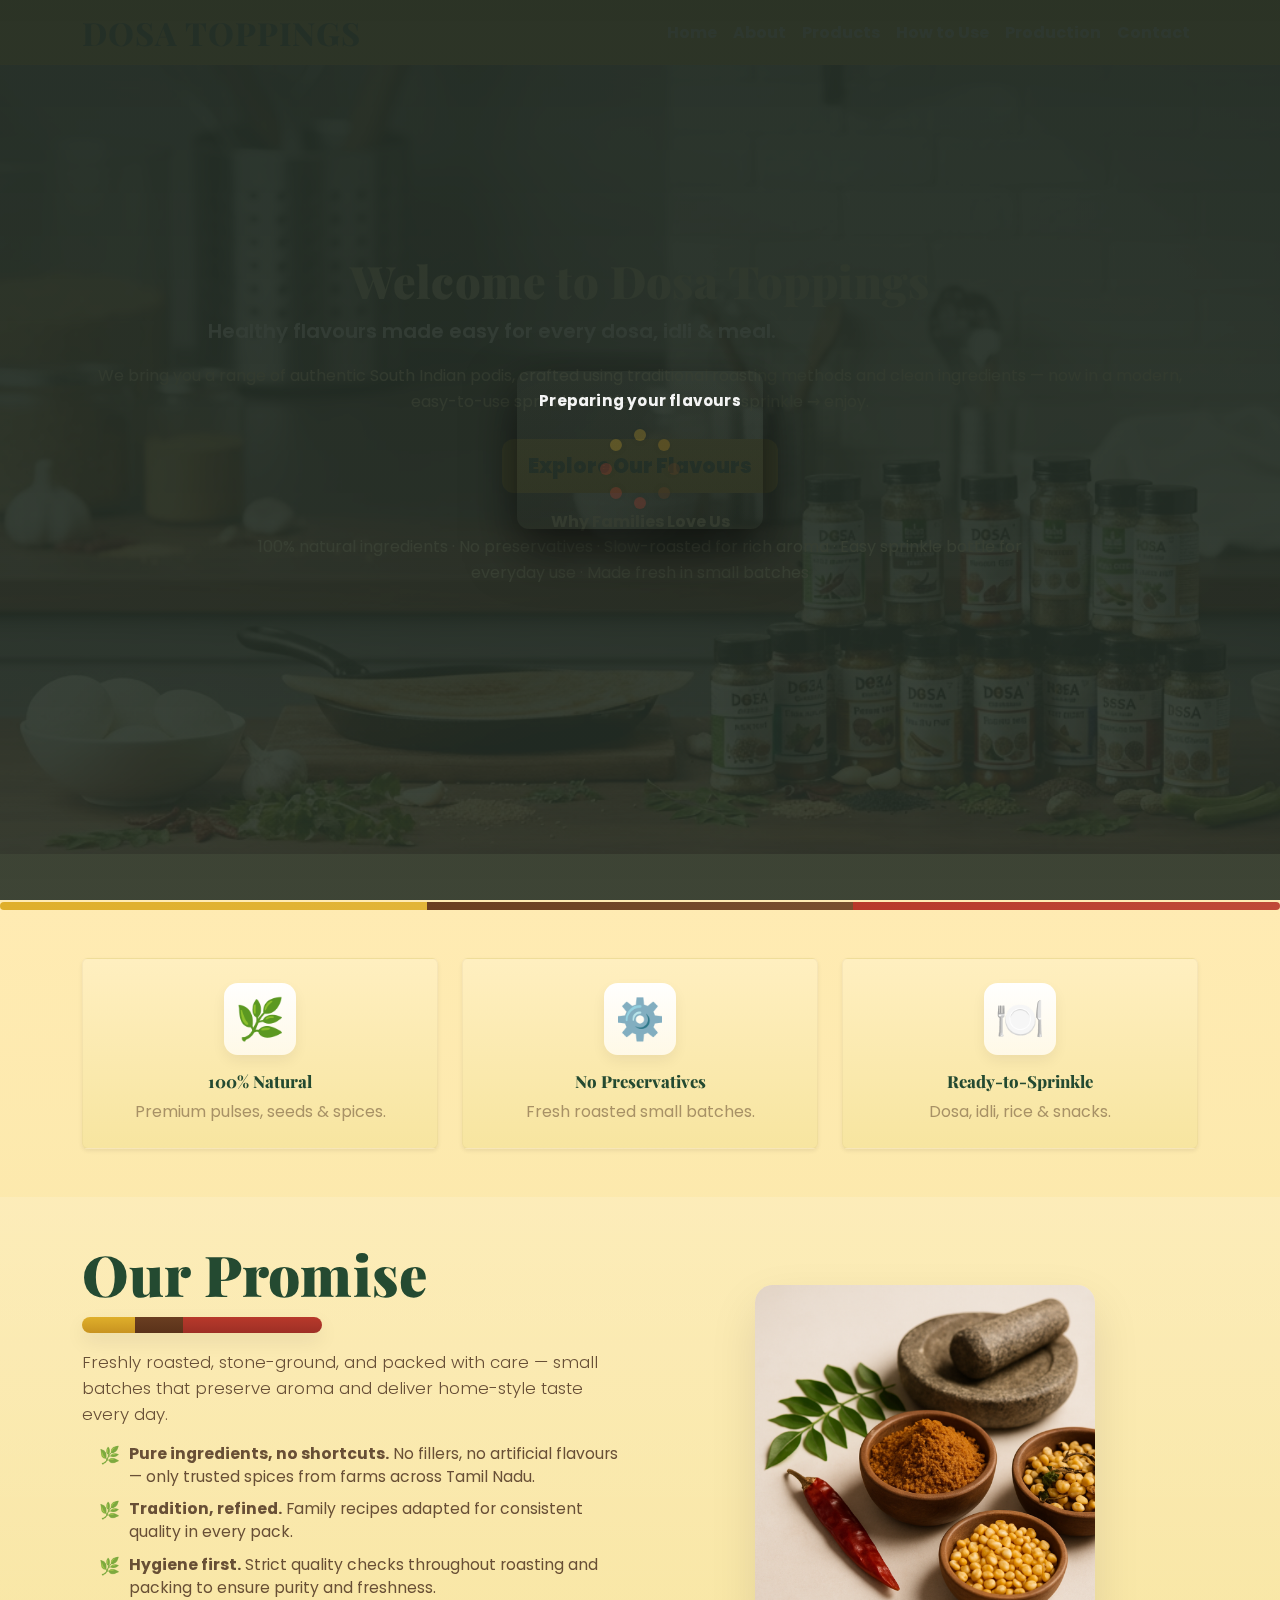
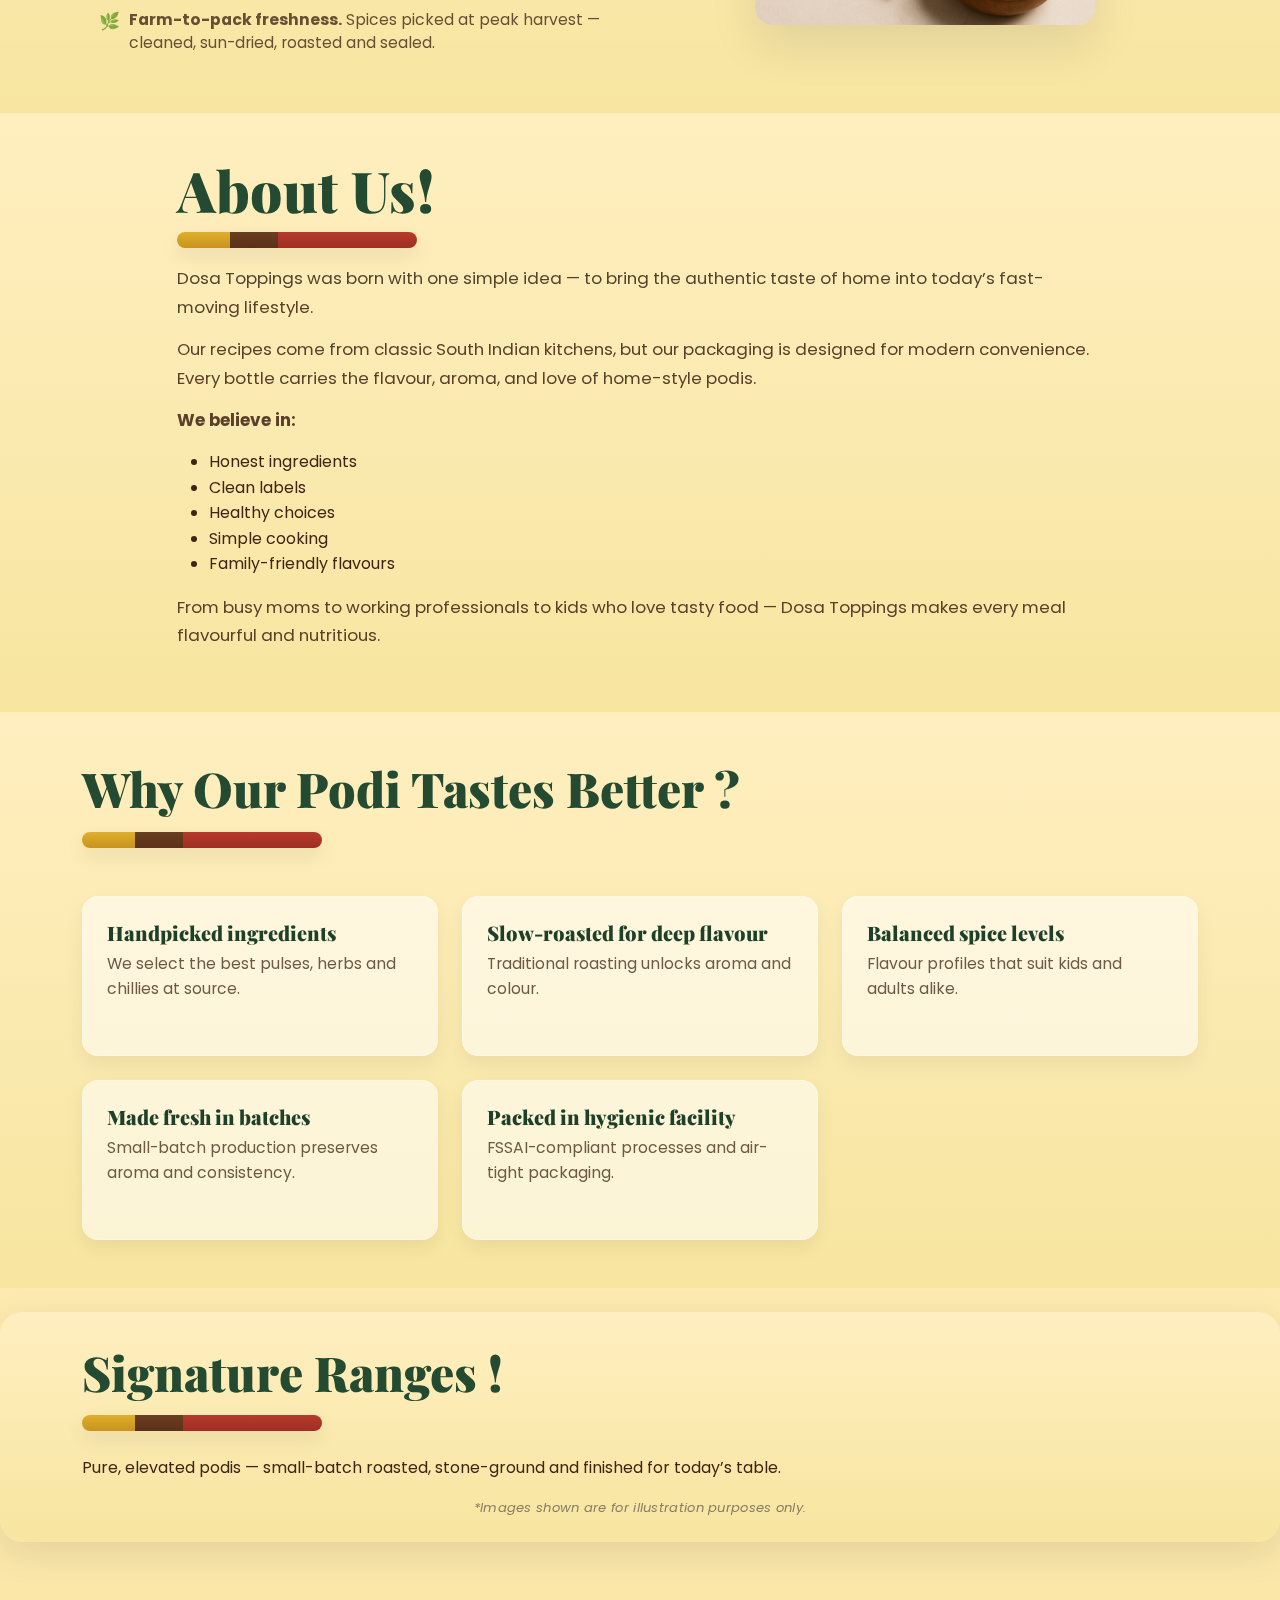
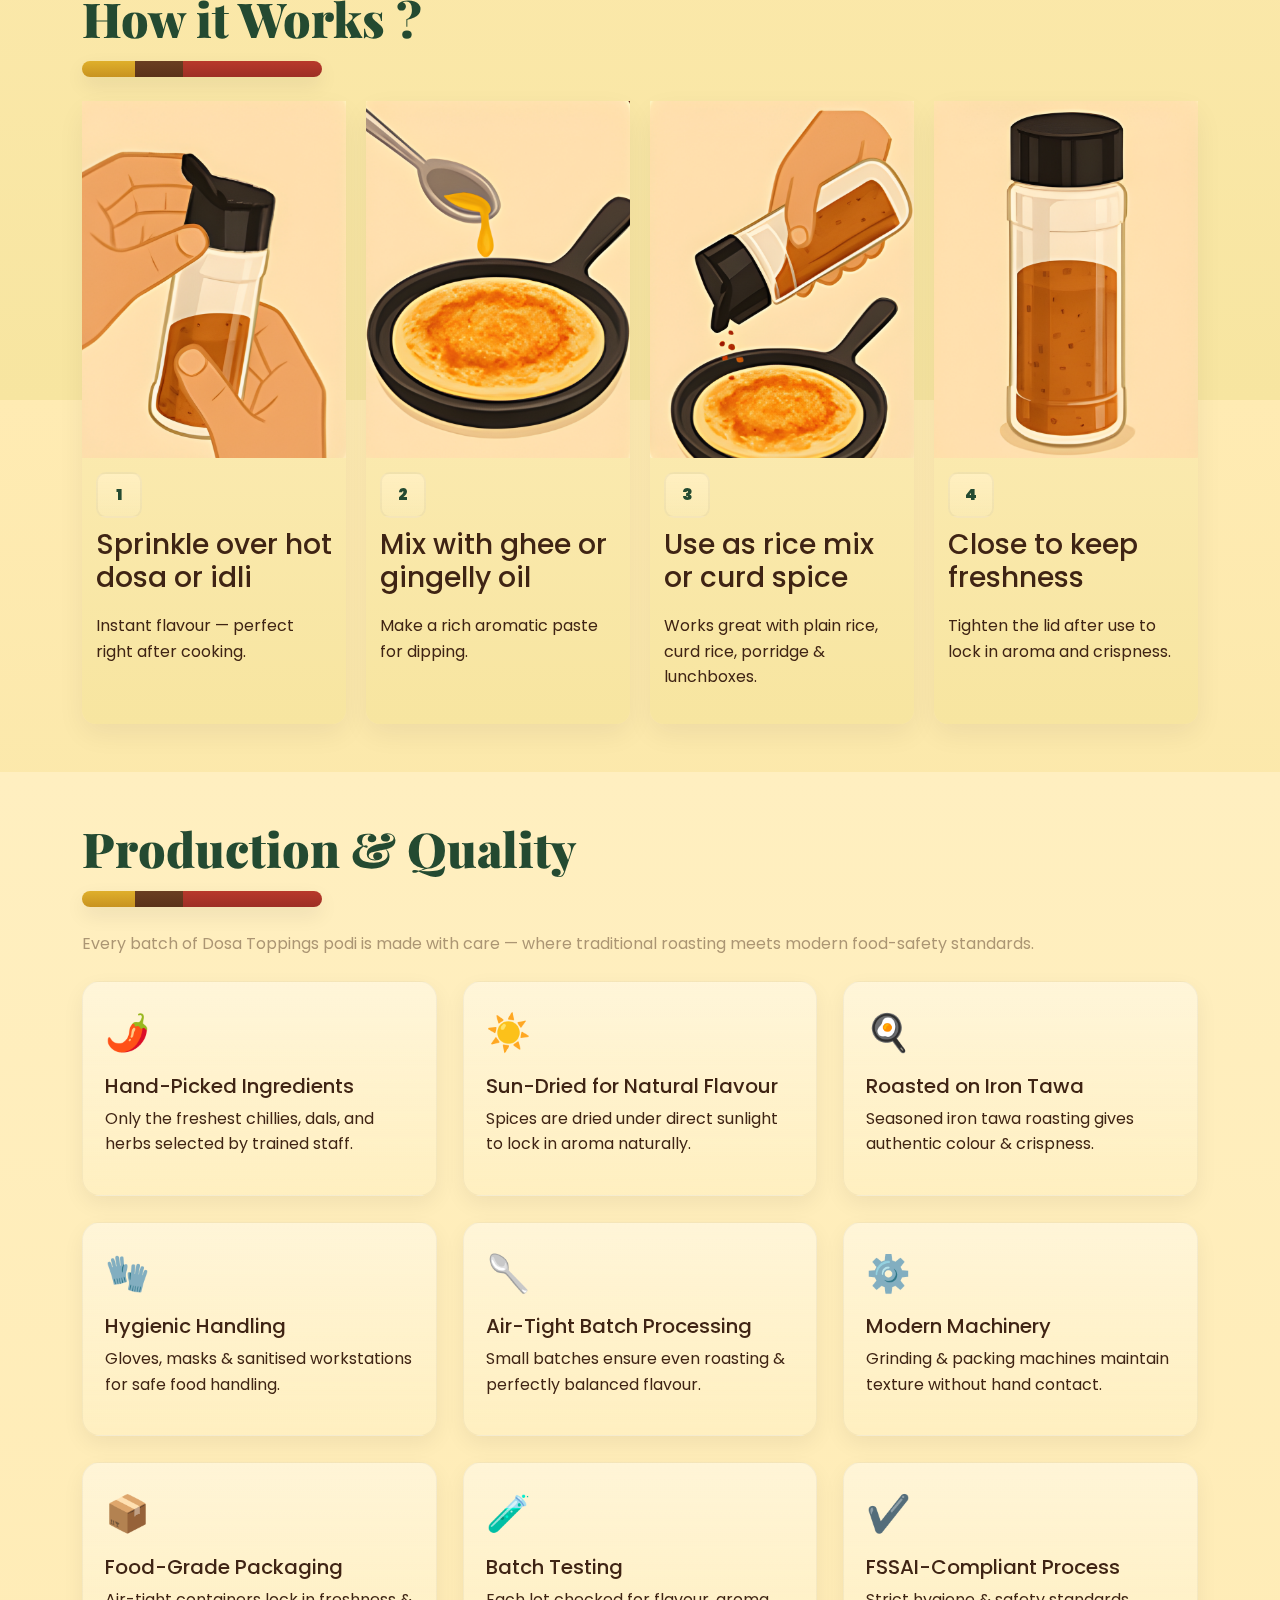
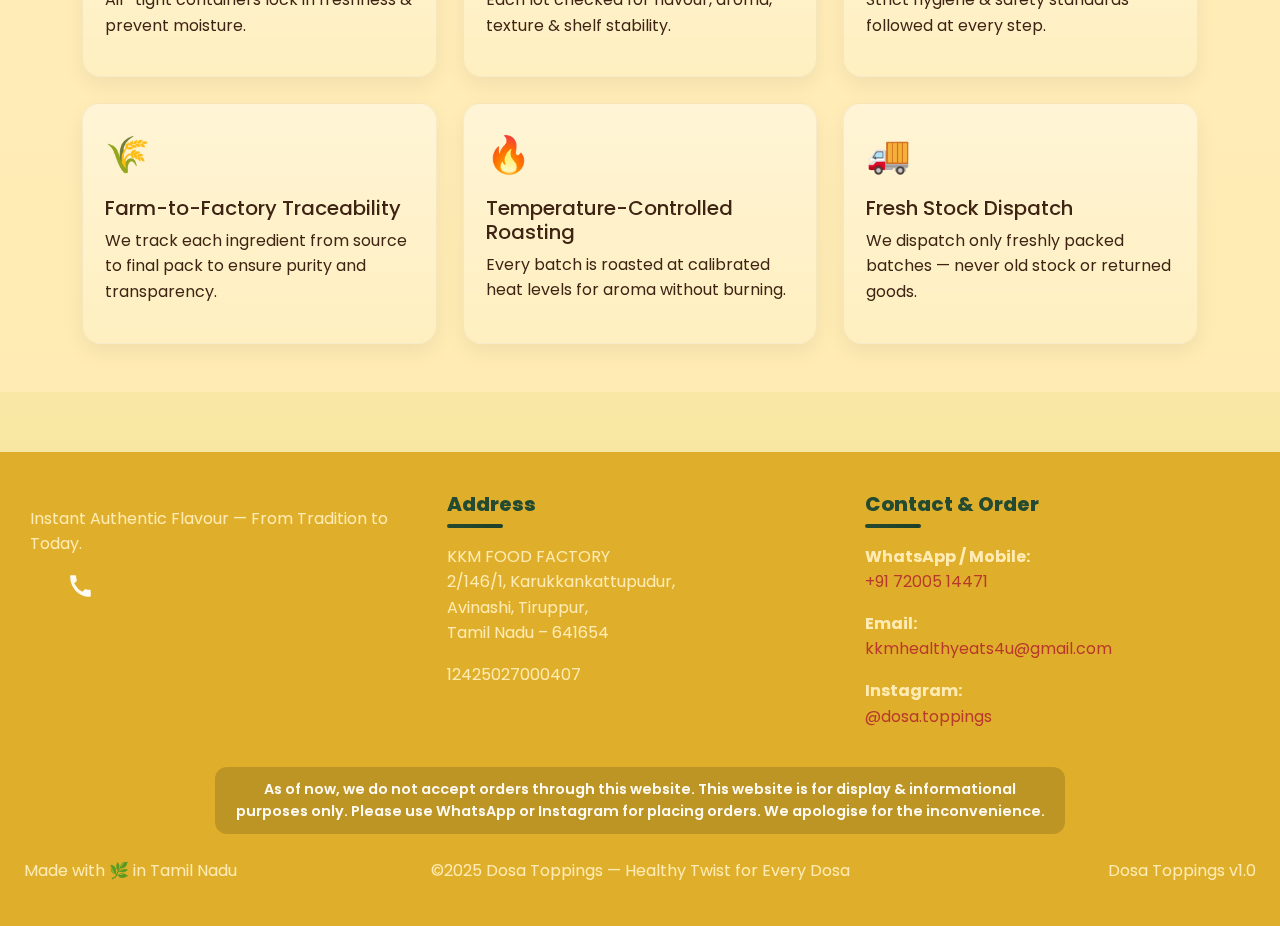
<file: copy.html>
<!doctype html>
<html lang="en">

<head>
  <meta charset="utf-8" />
  <meta name="viewport" content="width=device-width, initial-scale=1" />
  <title>DOSA TOPPINGS — KKM Healthy Eats</title>
  <meta name="description"
    content="Dosa Toppings — small-batch roasted podis and sprinkle bottles. Natural ingredients, hygienic packing, family-friendly flavours." />
  <meta name="theme-color" content="#DFAF2B" />
  <link rel="icon" href="assets/icon-1.png" type="image/png">

  <!-- Bootstrap (externally hosted) -->
  <link href="https://cdn.jsdelivr.net/npm/bootstrap@5.3.2/dist/css/bootstrap.min.css" rel="stylesheet">

  <!-- Fonts -->
  <link rel="preconnect" href="https://fonts.googleapis.com" crossorigin>
  <link rel="preconnect" href="https://fonts.gstatic.com" crossorigin>
  <link
    href="https://fonts.googleapis.com/css2?family=Playfair+Display:wght@700;800;900&family=Poppins:wght@400;600;700;800&display=swap"
    rel="stylesheet">

  <!-- =========================
       1) TOKENS & BASE STYLES
       (variables, reset, base typography)
       ========================= -->
  <style>
    :root {
      /* Primary brand */
      --turmeric: #DFAF2B;
      --turmeric-700: #c89320;
      --curry-green: #244A31;
      --curry-green-700: #1e3f28;
      --roasted-brown: #6A3E21;
      --chilli-red: #B8392B;
      /* Secondary */
      --warm-orange: #E36900;
      --candy-blue: #43B7EB;
      --bubblegum-pink: #F56AAE;
      --leaf-green: #94D97A;
      --dark-spice-brown: #3F2414;
      /* Backgrounds */
      --bg-main: #FFEBB3;
      --bg-alt: #F7E5A0;
      --panel-bg: #FFEFC0;
      --footer-bg: var(--turmeric);
      /* Typography */
      --font-heading: 'Playfair Display', Georgia, serif;
      --font-body: 'Poppins', system-ui, -apple-system, 'Segoe UI', Roboto, 'Helvetica Neue', Arial, sans-serif;
      --font-label: 'Poppins', system-ui, -apple-system, 'Segoe UI', Roboto, 'Helvetica Neue', Arial, sans-serif;
      --nav-height: 72px;
      --white: var(--bg-main);
      /* utilities */
      --muted: rgba(63, 36, 20, 0.44);
      --shadow-1: 0 6px 18px rgba(16, 24, 32, 0.08);
      --shadow-2: 0 12px 34px rgba(16, 24, 32, 0.12);
      --radius-md: 14px;
      --ease-fast: cubic-bezier(.2, .9, .2, 1);
      --max-content-width: 1200px;
    }

    * {
      box-sizing: border-box;
      -webkit-font-smoothing: antialiased;
      -moz-osx-font-smoothing: grayscale
    }

    html,
    body {
      scroll-behavior: smooth;
      height: 100%
    }

    body {
      font-family: var(--font-body);
      margin: 0;
      background: linear-gradient(180deg, var(--bg-main), var(--bg-alt));
      color: var(--dark-spice-brown);
      line-height: 1.6
    }

    img {
      max-width: 100%;
      display: block;
      height: auto;
      object-fit: cover
    }

    a {
      color: var(--chilli-red);
      text-decoration: none;
      transition: color .18s var(--ease-fast)
    }

    a:hover,
    a:focus {
      color: var(--warm-orange);
      text-decoration: underline
    }

    main {
      padding-top: calc(var(--nav-height, 72px)+6px)
    }

    header#home,
    .hero,
    section {
      scroll-margin-top: calc(var(--nav-height, 72px)+8px)
    }

    /* Preloader overlay */
    #preloader {
      position: fixed;
      inset: 0;
      z-index: 99999;
      display: flex;
      align-items: center;
      justify-content: center;
      background: linear-gradient(180deg, rgba(36, 46, 38, 0.96), rgba(36, 46, 38, 0.88));
      color: var(--white);
      transition: opacity .42s var(--ease-fast), visibility .42s var(--ease-fast);
      visibility: visible;
      opacity: 1;
    }

    #preloader[aria-hidden="true"] {
      pointer-events: none;
      opacity: 0;
      visibility: hidden;
    }

    /* Inner card */
    .preloader-inner {
      display: inline-flex;
      flex-direction: column;
      gap: 14px;
      align-items: center;
      padding: 18px 22px;
      border-radius: 12px;
      background: linear-gradient(180deg, rgba(255, 255, 255, 0.02), rgba(0, 0, 0, 0.06));
      box-shadow: 0 20px 50px rgba(0, 0, 0, 0.6);
      min-width: 220px;
      max-width: 92%;
    }

    /* Label */
    .preloader-label {
      font-family: var(--font-label);
      font-weight: 700;
      font-size: .95rem;
      color: rgba(255, 255, 255, 0.95);
      letter-spacing: .2px;
      text-align: center;
    }

    /* Pill loader kept (not used) - dot spinner is used below */
    .preloader-pill {
      display: none;
    }

    /* ============================
       DOT-RING SPINNER (brand colours)
       ============================ */
    .dot-spinner {
      width: 84px;
      /* spinner diameter */
      height: 84px;
      position: relative;
      display: inline-block;
      transform-origin: center;
      animation: dot-ring-rotate 1.6s linear infinite;
    }

    .dot-spinner .dot {
      --size: 12px;
      position: absolute;
      left: 50%;
      top: 50%;
      width: var(--size);
      height: var(--size);
      margin: calc(var(--size) / -2);
      border-radius: 50%;
      background: var(--c, var(--turmeric));
      box-shadow: 0 2px 6px rgba(0, 0, 0, 0.14);
      transform-origin: center;
      transform: rotate(calc(var(--i) * 45deg)) translateY(-34px);
      animation: dot-fade 1.28s linear infinite;
      animation-delay: calc(var(--i) * -0.16s);
      opacity: 0.25;
    }

    /* choose colour mapping visually pleasing around ring */
    .dot-spinner .dot:nth-child(1) {
      --c: var(--turmeric);
    }

    .dot-spinner .dot:nth-child(2) {
      --c: var(--turmeric-700);
    }

    .dot-spinner .dot:nth-child(3) {
      --c: var(--roasted-brown);
    }

    .dot-spinner .dot:nth-child(4) {
      --c: var(--roasted-brown);
    }

    .dot-spinner .dot:nth-child(5) {
      --c: var(--chilli-red);
    }

    .dot-spinner .dot:nth-child(6) {
      --c: var(--chilli-red);
    }

    .dot-spinner .dot:nth-child(7) {
      --c: var(--chilli-red);
    }

    .dot-spinner .dot:nth-child(8) {
      --c: var(--turmeric);
    }

    @keyframes dot-fade {
      0% {
        opacity: 0.18;
        transform: rotate(calc(var(--i) * 45deg)) translateY(-34px) scale(0.92);
      }

      40% {
        opacity: 1;
        transform: rotate(calc(var(--i) * 45deg)) translateY(-34px) scale(1.18);
      }

      100% {
        opacity: 0.18;
        transform: rotate(calc(var(--i) * 45deg)) translateY(-34px) scale(0.92);
      }
    }

    @keyframes dot-ring-rotate {
      from {
        transform: rotate(0deg);
      }

      to {
        transform: rotate(360deg);
      }
    }

    @media (max-width: 480px) {
      .dot-spinner {
        width: 64px;
        height: 64px;
      }

      .dot-spinner .dot {
        --size: 10px;
        transform: rotate(calc(var(--i) * 45deg)) translateY(-28px);
      }
    }

    @media (prefers-reduced-motion: reduce) {

      .dot-spinner,
      .dot-spinner .dot {
        animation: none !important;
        transform: none !important;
        opacity: 1 !important;
      }
    }

    /* Hide on load */
    body.loaded #preloader {
      opacity: 0;
      visibility: hidden;
      pointer-events: none;
    }

    .site-nav {
      position: fixed;
      top: 0;
      left: 0;
      width: 100%;
      z-index: 1200;
      background: var(--footer-bg);
      padding: 10px 14px;
      box-shadow: var(--shadow-1);
      transition: background .2s var(--ease-fast), box-shadow .2s var(--ease-fast);
      border: none
    }

    .logo {
      width: 52px;
      height: 52px;
      border-radius: 10px;
      object-fit: cover;
      border: 2px solid rgba(255, 255, 255, .08);
      background: linear-gradient(180deg, rgba(255, 255, 255, .02), rgba(0, 0, 0, .04))
    }

    .brand-name {
      font-family: var(--font-heading);
      font-weight: 800;
      letter-spacing: 1px;
      font-size: 2rem;
      text-transform: uppercase;
      line-height: 1.1;
      color: var(--white)
    }

    .navbar-nav .nav-link {
      color: rgba(255, 255, 255, .94);
      font-family: var(--font-label);
      font-weight: 700;
      padding: 8px 12px;
      position: relative;
      border-radius: 8px;
      transition: color .22s var(--ease-fast), transform .18s var(--ease-fast)
    }

    .navbar-nav .nav-link:hover {
      transform: translateY(-3px);
      color: var(--warm-orange)
    }

    .navbar-nav .nav-link::after {
      content: '';
      position: absolute;
      left: 50%;
      transform: translateX(-50%) scaleX(0);
      bottom: -6px;
      width: 56%;
      height: 3px;
      background: var(--white);
      border-radius: 6px;
      transition: transform .32s var(--ease-fast)
    }

    .navbar-nav .nav-link.active::after {
      transform: translateX(-50%) scaleX(1)
    }

    .btn-cta {
      background: var(--turmeric);
      color: var(--curry-green);
      border: none;
      font-family: var(--font-label);
      font-weight: 900;
      padding: 12px 26px;
      border-radius: 12px;
      box-shadow: var(--shadow-2)
    }

    .btn-cta:hover {
      transform: translateY(-2px);
      box-shadow: 0 18px 40px rgba(16, 24, 32, .14)
    }
  </style>

  <!-- =========================
       4) HERO
       ========================= -->
  <style>
    .hero {
      margin-top: 0;
      padding-left: 16px;
      padding-right: 16px;
      padding-bottom: 40px;
      min-height: calc(100vh - var(--nav-height, 72px));
      height: calc(100vh - var(--nav-height, 72px));
      padding-top: calc(var(--nav-height, 72px)+12px);
      background-image: url('assets/hero-mobile.png');
      background-size: cover;
      background-position: center;
      background-repeat: no-repeat;
      display: flex;
      flex-direction: column;
      align-items: center;
      justify-content: center;
      position: relative;
      overflow: hidden;
      color: var(--white)
    }

    .hero::before {
      content: "";
      position: absolute;
      inset: 0;
      pointer-events: none;
      background: linear-gradient(180deg, rgba(36, 58, 41, .28), rgba(223, 175, 43, .12));
      mix-blend-mode: multiply
    }

    @media(min-width:768px) {
      .hero {
        background-image: url('assets/hero-tablet.png');
        background-position: center 30%
      }
    }

    @media(min-width:1200px) {
      .hero {
        background-image: url('assets/hero-desktop.png');
        background-position: center center
      }
    }

    .hero-title {
      font-family: var(--font-heading);
      font-size: 2.8rem;
      color: var(--white) !important;
      text-shadow: 0 10px 36px rgba(0, 0, 0, .42);
      font-weight: 900;
      letter-spacing: .4px;
      text-align: center
    }

    .hero-sub {
      font-family: var(--font-label);
      font-weight: 600;
      opacity: .98;
      margin-top: 8px;
      text-align: center;
      max-width: 820px;
      color: rgba(255, 255, 255, .92)
    }
  </style>

  <!-- =========================
       5) COLOR STRIP + FEATURE CARDS
       ========================= -->
  <style>
    .color-strip {
      height: 8px;
      display: flex;
      margin-top: 0;
      border-radius: 8px;
      overflow: hidden
    }

    .color-strip>div {
      flex: 1
    }

    .color-strip .c-1 {
      background: linear-gradient(90deg, var(--turmeric), rgba(223, 175, 43, .9))
    }

    .color-strip .c-2 {
      background: linear-gradient(90deg, var(--roasted-brown), rgba(106, 62, 33, .9))
    }

    .color-strip .c-3 {
      background: linear-gradient(90deg, var(--chilli-red), rgba(184, 57, 43, .9))
    }

    .feature-card {
      background: linear-gradient(180deg, var(--panel-bg), var(--bg-alt));
      border-radius: var(--radius-md);
      border: 1px solid rgba(63, 36, 20, .04);
      padding: 26px;
      min-height: 150px;
      transition: transform .28s var(--ease-fast), box-shadow .28s var(--ease-fast);
      position: relative;
      overflow: visible
    }

    .feature-emoji {
      font-size: 40px;
      width: 72px;
      height: 72px;
      display: flex;
      align-items: center;
      justify-content: center;
      border-radius: 14px;
      background: linear-gradient(180deg, rgba(255, 255, 255, .98), rgba(255, 250, 235, .92));
      color: var(--curry-green);
      box-shadow: 0 6px 14px rgba(16, 24, 32, .06);
      margin: 0 auto 10px
    }

    .feature-card h5 {
      color: var(--curry-green);
      margin-top: 12px;
      font-family: var(--font-heading);
      font-size: 1.05rem;
      font-weight: 800
    }

    .feature-card p {
      color: rgba(63, 36, 20, .82);
      margin: 8px 0 0
    }
  </style>

  <!-- =========================
       6) PROMISE SECTION
       ========================= -->
  <style>
    .promise-section {
      padding-top: 48px;
      padding-bottom: 48px;
      background: transparent
    }

    .promise-body .lead {
      font-size: 1.05rem;
      color: rgba(63, 36, 20, .78);
      line-height: 1.55;
      margin-bottom: .6rem
    }

    .promise-list {
      margin: 0;
      padding-left: 1.05rem;
      list-style: none
    }

    .promise-list li {
      position: relative;
      margin: 10px 0;
      padding-left: 30px;
      color: rgba(63, 36, 20, .78);
      font-size: .98rem;
      line-height: 1.45
    }

    .promise-list li::before {
      content: "🌿";
      position: absolute;
      left: 0;
      top: 0;
      font-size: 1.05rem;
      opacity: 1
    }

    .promise-figure {
      width: 340px;
      height: 340px;
      margin: 0 auto;
      border-radius: 18px;
      overflow: hidden;
      background: linear-gradient(180deg, var(--panel-bg), var(--bg-alt));
      box-shadow: 0 20px 48px rgba(16, 24, 32, .10)
    }

    .promise-img {
      width: 100%;
      height: 100%;
      object-fit: cover;
      display: block
    }

    @media(max-width:576px) {
      .promise-figure {
        width: 220px;
        height: 220px;
        margin: 16px auto
      }

      .promise-section .row {
        flex-direction: column-reverse
      }

      .promise-body {
        text-align: center
      }
    }
  </style>

  <!-- =========================
       7) ABOUT STORY
       ========================= -->
  <style>
    .about-story-section {
      background: linear-gradient(180deg, var(--panel-bg) 0%, var(--bg-alt) 100%);
      padding-top: 60px;
      padding-bottom: 60px
    }

    .story-copy p {
      color: rgba(63, 36, 20, .86);
      font-size: 1.05rem;
      line-height: 1.7;
      margin-bottom: 14px
    }

    .tamil-quote {
      margin: 14px 0 18px;
      padding: 14px 18px;
      border-left: 5px solid var(--turmeric);
      background: rgba(223, 175, 43, .06);
      color: var(--curry-green);
      font-weight: 800;
      font-size: 1.15rem;
      border-radius: 10px
    }
  </style>

  <!-- =========================
       8) SIGNATURE / PRODUCTS (separate block)
       ========================= -->
  <style>
    @import url('https://fonts.googleapis.com/css2?family=Great+Vibes&display=swap');

    .signature-section {
      background: linear-gradient(180deg, var(--panel-bg), var(--bg-alt));
      padding: 32px 0;
      border-radius: 22px;
      box-shadow: 0 12px 36px rgba(16, 24, 32, 0.10);
    }


    .section-title.signature-heading {
      font-family: 'Playfair Display', serif;
      font-weight: 800;
      font-size: 2.3rem;
      color: #103b27;
      display: inline-block
    }

    .section-title.signature-heading::after {
      content: '';
      display: block;
      height: 14px;
      width: 180px;
      border-radius: 999px;
      margin-top: 10px;
      background: linear-gradient(90deg, var(--turmeric) 0 33%, var(--roasted-brown) 33% 66%, var(--chilli-red) 66% 100%)
    }

    .signature-range .sig-card {
      background: #fffdfa;
      border-radius: 18px;
      box-shadow: 0 18px 44px rgba(16, 24, 32, .12);
      transition: transform .35s ease
    }

    .sig-card {
      background: #fffdfa;
      border-radius: 22px;
      overflow: hidden;
      box-shadow: 0 14px 36px rgba(16, 24, 32, 0.10);
      transition: transform .30s ease, box-shadow .30s ease;
      cursor: pointer;
      border: 1px solid rgba(0, 0, 0, 0.05);
    }

    .sig-card:hover {
      transform: translateY(-6px);
      box-shadow: 0 22px 44px rgba(16, 24, 32, 0.16);
    }

    .sig-img {
      width: 100%;
      aspect-ratio: 1/1;
      background-size: cover;
      background-position: center;
      position: relative
    }

    .sig-price {
      position: absolute;
      right: 12px;
      bottom: 12px;
      background: rgba(255, 255, 255, .92);
      padding: 8px 12px;
      border-radius: 12px;
      font-weight: 800;
      color: #5b4316;
      box-shadow: 0 6px 15px rgba(0, 0, 0, .1)
    }

    .sig-body {
      padding: 16px;
      background: linear-gradient(180deg, #fffdf6, #fff8ea)
    }

    .sig-cat {
      display: inline-block;
      padding: 6px 12px;
      font-size: .73rem;
      border-radius: 999px;
      background: rgba(36, 74, 49, .08);
      color: #1f5a32;
      font-weight: 700;
      margin-bottom: 6px
    }

    .sig-title {
      font-family: "Great Vibes", cursive;
      font-size: 1.45rem;
      color: #133e28;
      margin: 0 0 4px
    }

    .sig-desc {
      font-size: .92rem;
      color: rgba(40, 40, 40, .7)
    }

    .sig-back {
      display: none;
      padding: 16px;
      background: #fffef9;
      border-top: 1px solid rgba(0, 0, 0, .05);
      color: #254a36
    }

    .sig-card.active .sig-back {
      display: block
    }

    .sig-card.active .sig-body {
      display: none
    }

    @media(max-width:576px) {
      .sig-title {
        font-size: 1.25rem
      }

      .sig-price {
        font-size: .95rem;
        right: 10px;
        bottom: 10px
      }
    }

    .footer-note {
      text-align: center;
      color: rgba(255, 255, 255, 0.95);
      font-size: 0.9rem;
      font-weight: 600;
      margin-top: 22px;
      margin-bottom: 12px;
      padding: 12px 18px;
      background: rgba(0, 0, 0, 0.15);
      border-radius: 12px;
      max-width: 850px;
      margin-left: auto;
      margin-right: auto;
      line-height: 1.5;
    }


    /* Promise heading + 3-segment pill underline (reused style already included earlier) */
    .promise-title {
      font-family: var(--font-heading);
      font-weight: 900;
      font-size: clamp(2.0rem, 4.4vw, 3.6rem);
      color: var(--curry-green);
      margin: 0 0 12px;
      line-height: 1.02;
      letter-spacing: 0.2px;
      text-align: left;
    }

    .promise-pill {
      width: 240px;
      height: 16px;
      border-radius: 999px;
      display: flex;
      gap: 0;
      box-shadow: 0 8px 20px rgba(16, 24, 32, 0.08);
      margin-top: 14px;
      overflow: hidden;
      align-items: center;
      background: transparent;
    }

    .promise-pill__seg {
      height: 100%;
      flex-shrink: 0;
      display: block;
    }

    .promise-pill__seg--left {
      width: 22%;
      background: linear-gradient(180deg, var(--turmeric), var(--turmeric-700));
    }

    .promise-pill__seg--mid {
      width: 20%;
      background: linear-gradient(180deg, var(--roasted-brown), #5a3219);
    }

    .promise-pill__seg--right {
      width: 58%;
      background: linear-gradient(180deg, var(--chilli-red), #9d2f25);
    }

    @media (max-width: 768px) {
      .promise-pill {
        width: 180px;
        height: 14px;
        margin-top: 12px;
      }

      .promise-title {
        font-size: clamp(1.6rem, 6vw, 2.6rem);
      }
    }

    .image-note {
      font-size: 0.82rem;
      color: rgba(40, 40, 40, 0.55);
      font-style: italic;
      letter-spacing: 0.3px;
    }

    .grid-4cards {
      display: grid;
      grid-template-columns: repeat(4, 1fr);
      gap: 20px;
      margin-top: 8px
    }

    .vc-card {
      background: linear-gradient(180deg, var(--panel-bg), var(--bg-alt));
      border-radius: 14px;
      box-shadow: 0 10px 28px rgba(16, 24, 32, .06);
      transition: transform .36s var(--ease-fast);
      display: flex;
      flex-direction: column;
      cursor: pointer
    }

    .vc-media {
      width: 100%;
      aspect-ratio: 800/1080;
      background-size: cover;
      background-position: center
    }

    .vc-body {
      padding: 14px 14px 18px;
      display: flex;
      flex-direction: column;
      gap: 10px
    }

    .vc-number {
      min-width: 46px;
      height: 46px;
      border-radius: 10px;
      background: linear-gradient(180deg, var(--panel-bg), rgba(255, 250, 235, .12));
      border: 2px solid rgba(0, 0, 0, .04);
      display: inline-flex;
      align-items: center;
      justify-content: center;
      font-weight: 900;
      color: var(--curry-green)
    }

    @media(max-width:1100px) {
      .grid-4cards {
        grid-template-columns: repeat(3, 1fr)
      }
    }

    @media(max-width:900px) {
      .grid-4cards {
        grid-template-columns: repeat(2, 1fr)
      }
    }

    @media(max-width:576px) {
      .grid-4cards {
        grid-template-columns: 1fr
      }
    }

    .footer-bottom {
      display: grid;
      grid-template-columns: 1fr auto 1fr;
      align-items: center;
      padding: 12px 24px;
    }

    .footer-meta-left {
      text-align: left;
    }

    .footer-meta-center {
      text-align: center;
      white-space: nowrap;
    }

    .footer-meta-right {
      text-align: right;
      white-space: nowrap;
    }

    @media(max-width: 767px) {
      .footer-bottom {
        display: flex;
        flex-direction: column;
        gap: 8px;
        text-align: center;
      }

      .footer-meta-left,
      .footer-meta-center,
      .footer-meta-right {
        text-align: center;
      }
    }
  </style>

  <!-- =========================
       10) QUALITY / PRODUCTION
       ========================= -->
  <style>
    .quality-section {
      background: linear-gradient(180deg, var(--panel-bg), var(--bg-main))
    }

    .quality-grid {
      display: grid;
      grid-template-columns: repeat(auto-fit, minmax(260px, 1fr));
      gap: 26px;
      margin-top: 20px
    }

    .quality-item:hover .q-icon {
      transform: scale(1.15);
      transition: transform .25s ease;
    }

    .quality-item:hover {
      border-color: rgba(223, 175, 43, 0.4);

    }

    .quality-item {
      background: linear-gradient(180deg, rgba(255, 250, 235, .6), var(--panel-bg));
      border-radius: 18px;
      padding: 22px;
      box-shadow: 0 8px 22px rgba(0, 0, 0, .06);
      border: 1px solid rgba(0, 0, 0, .04);
      transition: transform .28s var(--ease-fast),
        box-shadow .28s var(--ease-fast),
        background .28s var(--ease-fast);
    }

    .quality-item:hover {
      transform: translateY(-6px);
      box-shadow: 0 18px 42px rgba(0, 0, 0, .12);
      background: linear-gradient(180deg, #fffdf4, #fff7d8);
    }


    .q-icon {
      font-size: 36px;
      margin-bottom: 12px;
      color: var(--curry-green)
    }
  </style>

  <!-- =========================
       11) FOOTER + UTILITIES
       ========================= -->
  <style>
    .footer-green {
      background: var(--footer-bg);
      color: var(--white);
      padding-top: 40px;
      padding-bottom: 30px;
      margin-top: 60px
    }

    .footer-grid {
      display: grid;
      grid-template-columns: repeat(auto-fit, minmax(240px, 1fr));
      gap: 32px;
      padding: 0 30px
    }

    .footer-block h5 {
      color: var(--curry-green);
      position: relative;
      display: inline-block;
      padding-bottom: 6px;
      margin-bottom: 10px;
      font-weight: 800
    }

    .footer-block h5::after {
      content: "";
      display: block;
      width: 56px;
      height: 4px;
      background: linear-gradient(90deg, var(--curry-green), var(--curry-green-700));
      border-radius: 3px;
      margin-top: 8px
    }

    .footer-logo {
      width: 200px;
      display: block;
      margin-bottom: 14px
    }

    .footer-social {
      display: flex;
      gap: 12px;
      margin-top: 14px
    }

    .footer-social img {
      width: 26px;
      height: 26px;
      filter: invert(1);
      opacity: .95;
      transition: .2s var(--ease-fast)
    }

    .footer-social img:hover {
      opacity: 1;
      transform: translateY(-4px)
    }

    .footer-fssai img {
      width: 60px
    }

    .footer-bottom {
      display: grid;
      grid-template-columns: 1fr auto 1fr;
      align-items: center;
      padding: 12px 24px
    }

    .go-top {
      position: fixed;
      right: 20px;
      bottom: 28px;
      width: 48px;
      height: 48px;
      border-radius: 50%;
      background: var(--turmeric);
      color: var(--curry-green);
      border: none;
      font-size: 20px;
      font-weight: 900;
      display: flex;
      align-items: center;
      justify-content: center;
      box-shadow: 0 12px 22px rgba(0, 0, 0, .25);
      cursor: pointer;
      opacity: 0;
      pointer-events: none;
      transition: .3s var(--ease-fast);
      z-index: 2000
    }

    .go-top.show {
      opacity: 1;
      pointer-events: auto;
      transform: translateY(-6px)
    }

    /* small helpers */
    .text-muted {
      color: var(--muted) !important
    }

    @media(max-width:767px) {
      .footer-bottom {
        display: flex;
        flex-direction: column;
        gap: 10px;
        padding: 16px 20px;
        text-align: center
      }
    }

    /* WHY OUR PODI SECTION */
    .why-podi-section {
      background: linear-gradient(180deg, var(--panel-bg), var(--bg-alt));
      padding-top: 50px;
      padding-bottom: 50px;
    }

    .why-title {
      font-family: var(--font-heading);
      font-weight: 900;
      font-size: clamp(2rem, 4vw, 3rem);
      color: var(--curry-green);
      margin-bottom: 10px;
    }

    /* Cards */
    .why-card {
      background: rgba(255, 255, 255, 0.55);
      border-radius: 16px;
      padding: 24px;
      min-height: 160px;
      box-shadow: 0 8px 20px rgba(0, 0, 0, 0.06);
      border: 1px solid rgba(255, 255, 255, 0.3);
      transition: transform 0.35s var(--ease-fast), box-shadow 0.35s var(--ease-fast);
    }

    .why-card:hover {
      transform: translateY(-4px);
      box-shadow: 0 16px 32px rgba(0, 0, 0, 0.12);
    }

    .why-card h5 {
      font-family: var(--font-heading);
      font-weight: 900;
      font-size: 1.25rem;
      color: var(--curry-green-700);
      margin-bottom: 6px;
    }

    .why-card p {
      margin: 0;
      color: rgba(63, 36, 20, 0.75);
      font-size: 0.98rem;
    }
  </style>

</head>

<body>
  <a class="skip-to-content" href="#main" aria-label="Skip to main content">Skip to content</a>

  <!-- PRELOADER -->
  <div id="preloader" class="preloader" aria-hidden="false" aria-live="polite" role="status"
    aria-label="Loading content">
    <div class="preloader-inner" role="presentation" aria-hidden="true">
      <div class="preloader-label" aria-hidden="false">Preparing your
        flavours</div>

      <!-- Dot-ring spinner — brand colours -->
      <div class="dot-spinner" role="img" aria-hidden="true" aria-label="Loading">
        <span class="dot" style="--i:0"></span>
        <span class="dot" style="--i:1"></span>
        <span class="dot" style="--i:2"></span>
        <span class="dot" style="--i:3"></span>
        <span class="dot" style="--i:4"></span>
        <span class="dot" style="--i:5"></span>
        <span class="dot" style="--i:6"></span>
        <span class="dot" style="--i:7"></span>
      </div>
    </div>
  </div>

  <!-- NAV -->
  <nav class="navbar navbar-expand-lg navbar-dark fixed-top site-nav" role="navigation" aria-label="Main navigation">
    <div class="container">
      <a class="navbar-brand d-flex align-items-center" href="#home">
        <div>
          <div class="brand-name" style="color:var(--curry-green)">DOSA
            TOPPINGS</div>
        </div>
      </a>

      <button class="navbar-toggler" type="button" data-bs-toggle="collapse" data-bs-target="#navCollapse"
        aria-controls="navCollapse" aria-expanded="false" aria-label="Toggle navigation">
        <span class="navbar-toggler-icon"></span>
      </button>

      <div class="collapse navbar-collapse" id="navCollapse">
        <ul class="navbar-nav ms-auto align-items-lg-center">
          <li class="nav-item"><a class="nav-link" href="#home">Home</a></li>
          <li class="nav-item"><a class="nav-link" href="#about">About</a></li>
          <li class="nav-item"><a class="nav-link" href="#products">Products</a></li>
          <li class="nav-item"><a class="nav-link" href="#howto">How to
              Use</a></li>
          <li class="nav-item"><a class="nav-link" href="#production">Production</a></li>
          <li class="nav-item"><a class="nav-link" href="#footer">Contact</a></li>
        </ul>
      </div>
    </div>
  </nav>

  <!-- HERO -->
  <header id="home" class="hero d-flex align-items-center" role="banner" aria-label="Homepage hero">
    <div class="container text-center">
      <h1 class="display-5 hero-title">Welcome to Dosa Toppings</h1>
      <p class="lead hero-sub">Healthy flavours made easy for every dosa, idli
        & meal.</p>
      <p class="hero-small">We bring you a range of authentic South Indian
        podis, crafted using traditional roasting
        methods and clean ingredients — now in a modern, easy-to-use sprinkle
        bottle. Just shake → sprinkle → enjoy.</p>
      <div class="mt-4 d-flex justify-content-center gap-3 flex-wrap">
        <a href="#products" class="btn btn-cta btn-lg">Explore Our
          Flavours</a>
      </div>
      <div class="mt-3 text-center" style="opacity:0.95; max-width:820px; margin:18px auto 0;">
        <strong>Why Families Love Us</strong>
        <p class="mb-0">100% natural ingredients · No preservatives ·
          Slow-roasted for rich aroma · Easy sprinkle bottle
          for everyday use · Made fresh in small batches</p>
      </div>
    </div>
  </header>

  <main id="main" class="mt-5" role="main" aria-label="Main content">
    <section class="color-strip d-flex" aria-hidden="true">
      <div class="c-1"></div>
      <div class="c-2"></div>
      <div class="c-3"></div>
    </section>

    <!-- FEATURES -->
    <section class="container py-5" aria-labelledby="features-title">
      <div class="row text-center g-4">
        <div class="col-md-4 feature-col">
          <div class="feature-card p-4 rounded shadow-sm">
            <div class="feature-emoji" aria-hidden="true">🌿</div>
            <h5 class="mt-3">100% Natural</h5>
            <p class="text-muted">Premium pulses, seeds & spices.</p>
          </div>
        </div>
        <div class="col-md-4 feature-col">
          <div class="feature-card p-4 rounded shadow-sm">
            <div class="feature-emoji" aria-hidden="true">⚙️</div>
            <h5 class="mt-3">No Preservatives</h5>
            <p class="text-muted">Fresh roasted small batches.</p>
          </div>
        </div>
        <div class="col-md-4 feature-col">
          <div class="feature-card p-4 rounded shadow-sm">
            <div class="feature-emoji" aria-hidden="true">🍽️</div>
            <h5 class="mt-3">Ready-to-Sprinkle</h5>
            <p class="text-muted">Dosa, idli, rice & snacks.</p>
          </div>
        </div>
      </div>
    </section>

    <!-- PROMISE -->
    <section class="bg-gradient py-5 promise-section" id="promise" aria-labelledby="promise-title">
      <div class="container">
        <div class="row align-items-center gx-4 gy-4">
          <div class="col-lg-6 order-1 order-lg-1">
            <h2 id="promise-title" class="section-title promise-title">Our
              Promise</h2>

            <!-- decorative three-color pill (purely visual) -->
            <div class="promise-pill" role="img" aria-hidden="true" aria-label="Decorative brand colour bar">
              <span class="promise-pill__seg promise-pill__seg--left" aria-hidden="true"></span>
              <span class="promise-pill__seg promise-pill__seg--mid" aria-hidden="true"></span>
              <span class="promise-pill__seg promise-pill__seg--right" aria-hidden="true"></span>
            </div>

            <div class="promise-body mt-3">
              <p class="lead fade-in-up">Freshly roasted, stone-ground, and
                packed with care — small batches that
                preserve aroma and deliver home-style taste every day.</p>
              <ul class="promise-list mt-3">
                <li class="fade-in-up"><strong>Pure ingredients, no
                    shortcuts.</strong> No fillers, no artificial
                  flavours — only trusted spices from farms across Tamil
                  Nadu.</li>
                <li class="fade-in-up"><strong>Tradition, refined.</strong>
                  Family recipes adapted for consistent
                  quality in every pack.</li>
                <li class="fade-in-up"><strong>Hygiene first.</strong> Strict
                  quality checks throughout roasting and
                  packing to ensure purity and freshness.</li>
                <li class="fade-in-up"><strong>Farm-to-pack
                    freshness.</strong> Spices picked at peak harvest — cleaned,
                  sun-dried, roasted and sealed.</li>
              </ul>
            </div>
          </div>
          <div class="col-lg-6 order-2 order-lg-2 text-center">
            <div class="promise-figure fade-in-up" aria-hidden="false">
              <div class="promise-img-wrap">
                <img src="assets/promise.png" alt="Our Promise — freshness, tradition, hygiene" class="promise-img"
                  loading="lazy">
                <div class="promise-shimmer" aria-hidden="true"></div>
                <svg class="promise-leaf" viewBox="0 0 24 24" aria-hidden="true">
                  <path d="M2 12c5-9 15-9 20 0-6-1-10 2-12 5-2-3-6-6-8-5z" fill="rgba(236,192,70,0.18)" />
                </svg>
              </div>
            </div>
          </div>
        </div>
      </div>
    </section>

    <!-- ABOUT -->
    <section id="about" class="about-story-section py-5" aria-labelledby="about-title">
      <div class="container">
        <div class="row justify-content-center">
          <div class="col-lg-10">
            <h2 id="promise-title" class="section-title promise-title">About
              Us!</h2>

            <!-- Decorative three-color pill under the ABOUT heading (reuses .promise-pill styles) -->
            <div class="promise-pill" role="img" aria-hidden="true" aria-label="Decorative brand colour bar">
              <span class="promise-pill__seg promise-pill__seg--left" aria-hidden="true"></span>
              <span class="promise-pill__seg promise-pill__seg--mid" aria-hidden="true"></span>
              <span class="promise-pill__seg promise-pill__seg--right" aria-hidden="true"></span>
            </div>

            <div class="story-copy mt-3">
              <p class="fade-in-up">Dosa Toppings was born with one simple
                idea — to bring the authentic taste of home
                into today’s fast-moving lifestyle.</p>
              <p class="fade-in-up">Our recipes come from classic South Indian
                kitchens, but our packaging is designed
                for modern convenience. Every bottle carries the flavour,
                aroma, and love of home-style podis.</p>
              <p class="fade-in-up"><strong>We believe in:</strong></p>
              <ul class="story-list fade-in-up">
                <li>Honest ingredients</li>
                <li>Clean labels</li>
                <li>Healthy choices</li>
                <li>Simple cooking</li>
                <li>Family-friendly flavours</li>
              </ul>
              <p class="fade-in-up">From busy moms to working professionals to
                kids who love tasty food — Dosa Toppings
                makes every meal flavourful and nutritious.</p>
            </div>
          </div>
        </div>
      </div>
    </section>
    <!-- WHY OUR PODI TASTES BETTER -->
    <section class="why-podi-section py-5" aria-labelledby="why-podi-title">
      <div class="container">

        <h2 id="why-podi-title" class="why-title">
          Why Our Podi Tastes Better ?
        </h2>

        <!-- Decorative pill -->
        <div class="promise-pill mb-4" role="img" aria-hidden="true">
          <span class="promise-pill__seg promise-pill__seg--left"></span>
          <span class="promise-pill__seg promise-pill__seg--mid"></span>
          <span class="promise-pill__seg promise-pill__seg--right"></span>
        </div>

        <div class="row g-4 mt-2">

          <!-- Card 1 -->
          <div class="col-md-4">
            <div class="why-card">
              <h5>Handpicked ingredients</h5>
              <p>We select the best pulses, herbs and chillies at source.</p>
            </div>
          </div>

          <!-- Card 2 -->
          <div class="col-md-4">
            <div class="why-card">
              <h5>Slow-roasted for deep flavour</h5>
              <p>Traditional roasting unlocks aroma and colour.</p>
            </div>
          </div>

          <!-- Card 3 -->
          <div class="col-md-4">
            <div class="why-card">
              <h5>Balanced spice levels</h5>
              <p>Flavour profiles that suit kids and adults alike.</p>
            </div>
          </div>

          <!-- Card 4 -->
          <div class="col-md-4">
            <div class="why-card">
              <h5>Made fresh in batches</h5>
              <p>Small-batch production preserves aroma and consistency.</p>
            </div>
          </div>

          <!-- Card 5 -->
          <div class="col-md-4">
            <div class="why-card">
              <h5>Packed in hygienic facility</h5>
              <p>FSSAI-compliant processes and air-tight packaging.</p>
            </div>
          </div>

        </div>
      </div>
    </section>


    <!-- SIGNATURE RANGE -->
    <section id="products" class="signature-section mt-4" aria-labelledby="signature-range-title">
      <div class="container">
        <div class="signature-hero">
          <h2 id="why-podi-title" class="why-title">
          Signature Ranges !
        </h2>

        <!-- Decorative pill -->
        <div class="promise-pill mb-4" role="img" aria-hidden="true">
          <span class="promise-pill__seg promise-pill__seg--left"></span>
          <span class="promise-pill__seg promise-pill__seg--mid"></span>
          <span class="promise-pill__seg promise-pill__seg--right"></span>
        </div>
          <p class="signature-tagline">
            Pure, elevated podis — small-batch roasted, stone-ground and finished for today’s table.
          </p>

          <!-- IMAGE NOTE -->
          <p class="image-note text-center mt-2">
            *Images shown are for illustration purposes only.
          </p>
        </div>

        <div class="row g-4 signature-range" id="signatureProducts" aria-live="polite"></div>
      </div>
    </section>


    <!-- HOW TO USE -->
    <section id="howto" class="container py-5" aria-labelledby="howto-title">
      <h2 id="why-podi-title" class="why-title">
          How it Works ?
        </h2>

        <!-- Decorative pill -->
        <div class="promise-pill mb-4" role="img" aria-hidden="true">
          <span class="promise-pill__seg promise-pill__seg--left"></span>
          <span class="promise-pill__seg promise-pill__seg--mid"></span>
          <span class="promise-pill__seg promise-pill__seg--right"></span>
        </div>
      <div class="grid-4cards mt-4" role="list">
        <article class="vc-card fade-in-up" tabindex="0">
          <div class="vc-media" style="background-image:url('assets/step-1.png')"></div>
          <div class="vc-body">
            <div class="vc-meta">
              <div class="vc-number">1</div>
            </div>
            <h3 class="vc-title">Sprinkle over hot dosa or idli</h3>
            <p class="vc-text">Instant flavour — perfect right after
              cooking.</p>
          </div>
        </article>
        <article class="vc-card fade-in-up" tabindex="0">
          <div class="vc-media" style="background-image:url('assets/step-3.png')"></div>
          <div class="vc-body">
            <div class="vc-meta">
              <div class="vc-number">2</div>
            </div>
            <h3 class="vc-title">Mix with ghee or gingelly oil</h3>
            <p class="vc-text">Make a rich aromatic paste for dipping.</p>
          </div>
        </article>
        <article class="vc-card fade-in-up" tabindex="0">
          <div class="vc-media" style="background-image:url('assets/step-2.png')"></div>
          <div class="vc-body">
            <div class="vc-meta">
              <div class="vc-number">3</div>
            </div>
            <h3 class="vc-title">Use as rice mix or curd spice</h3>
            <p class="vc-text">Works great with plain rice, curd rice,
              porridge & lunchboxes.</p>
          </div>
        </article>
        <article class="vc-card fade-in-up" tabindex="0">
          <div class="vc-media" style="background-image:url('assets/step-4.png')"></div>
          <div class="vc-body">
            <div class="vc-meta">
              <div class="vc-number">4</div>
            </div>
            <h3 class="vc-title">Close to keep freshness</h3>
            <p class="vc-text">Tighten the lid after use to lock in aroma and
              crispness.</p>
          </div>
        </article>
      </div>
    </section>

    <!-- PRODUCTION -->
    <section class="quality-section py-5" id="production" aria-labelledby="production-title">
      <div class="container">
        <h2 id="why-podi-title" class="why-title">
          Production & Quality
        </h2>

        <!-- Decorative pill -->
        <div class="promise-pill mb-4" role="img" aria-hidden="true">
          <span class="promise-pill__seg promise-pill__seg--left"></span>
          <span class="promise-pill__seg promise-pill__seg--mid"></span>
          <span class="promise-pill__seg promise-pill__seg--right"></span>
        </div>
        <p class="text-muted mb-4 fade-in-up">Every batch of Dosa Toppings
          podi is made with care — where traditional
          roasting meets modern food-safety standards.</p>
        <div class="quality-grid">
          <div class="quality-item fade-in-up">
            <div class="q-icon">🌶️</div>
            <h5>Hand-Picked Ingredients</h5>
            <p>Only the freshest chillies, dals, and herbs selected by trained
              staff.</p>
          </div>
          <div class="quality-item fade-in-up">
            <div class="q-icon">☀️</div>
            <h5>Sun-Dried for Natural Flavour</h5>
            <p>Spices are dried under direct sunlight to lock in aroma
              naturally.</p>
          </div>
          <div class="quality-item fade-in-up">
            <div class="q-icon">🍳</div>
            <h5>Roasted on Iron Tawa</h5>
            <p>Seasoned iron tawa roasting gives authentic colour &
              crispness.</p>
          </div>
          <div class="quality-item fade-in-up">
            <div class="q-icon">🧤</div>
            <h5>Hygienic Handling</h5>
            <p>Gloves, masks & sanitised workstations for safe food
              handling.</p>
          </div>
          <div class="quality-item fade-in-up">
            <div class="q-icon">🥄</div>
            <h5>Air-Tight Batch Processing</h5>
            <p>Small batches ensure even roasting & perfectly balanced
              flavour.</p>
          </div>
          <div class="quality-item fade-in-up">
            <div class="q-icon">⚙️</div>
            <h5>Modern Machinery</h5>
            <p>Grinding & packing machines maintain texture without hand
              contact.</p>
          </div>
          <div class="quality-item fade-in-up">
            <div class="q-icon">📦</div>
            <h5>Food-Grade Packaging</h5>
            <p>Air-tight containers lock in freshness & prevent moisture.</p>
          </div>
          <div class="quality-item fade-in-up">
            <div class="q-icon">🧪</div>
            <h5>Batch Testing</h5>
            <p>Each lot checked for flavour, aroma, texture & shelf
              stability.</p>
          </div>
          <div class="quality-item fade-in-up">
            <div class="q-icon">✔️</div>
            <h5>FSSAI-Compliant Process</h5>
            <p>Strict hygiene & safety standards followed at every step.</p>
          </div>
          <div class="quality-item fade-in-up">
            <div class="q-icon">🌾</div>
            <h5>Farm-to-Factory Traceability</h5>
            <p>We track each ingredient from source to final pack to ensure
              purity and transparency.</p>
          </div>
          <div class="quality-item fade-in-up">
            <div class="q-icon">🔥</div>
            <h5>Temperature-Controlled Roasting</h5>
            <p>Every batch is roasted at calibrated heat levels for aroma
              without burning.</p>
          </div>
          <div class="quality-item fade-in-up">
            <div class="q-icon">🚚</div>
            <h5>Fresh Stock Dispatch</h5>
            <p>We dispatch only freshly packed batches — never old stock or
              returned goods.</p>
          </div>
        </div>
      </div>
    </section>

  </main>

  <!-- FOOTER -->
  <footer id="footer" class="footer-green" role="contentinfo">
    <div class="footer-grid">

      <!-- Block 1 -->
<div class="footer-block fade-in-up">
  <img src="assets/icon-5.png" class="footer-logo" alt="Dosa Toppings Logo" loading="lazy">
  <p class="footer-slogan">Instant Authentic Flavour — From Tradition to Today.</p>

  <div class="footer-social">

    <!-- Instagram -->
    <a href="https://instagram.com/dosa.toppings" target="_blank" rel="noopener">
      <img src="https://cdn.jsdelivr.net/npm/simple-icons@v9/icons/instagram.svg"
           alt="Instagram" loading="lazy">
    </a>

    <!-- Call (inline SVG — guaranteed working) -->
    <a href="tel:+917200514471" aria-label="Call Us">
      <svg width="26" height="26" viewBox="0 0 24 24" fill="white"
           xmlns="http://www.w3.org/2000/svg" style="opacity:0.95;">
        <path d="M6.62 10.79a15.053 15.053 0 006.59 6.59l2.2-2.2a1 1 0 011.01-.24c1.12.37 2.33.57 
                 3.58.57a1 1 0 011 1V21a1 1 0 01-1 1C10.3 22 2 13.7 2 3a1 1 0 011-1h3.5a1 1 0 011 
                 1c0 1.25.2 2.46.57 3.58a1 1 0 01-.24 1.01l-2.21 2.2z"/>
      </svg>
    </a>

    <!-- WhatsApp -->
    <a href="https://wa.me/917200514471" target="_blank" rel="noopener">
      <img src="https://cdn.jsdelivr.net/npm/simple-icons@v9/icons/whatsapp.svg"
           alt="WhatsApp" loading="lazy">
    </a>

    <!-- Google Maps -->
    <a href="https://maps.app.goo.gl/5ckf71mTFeQ7yuQ58" target="_blank" rel="noopener">
      <img src="https://cdn.jsdelivr.net/npm/simple-icons@v9/icons/googlemaps.svg"
           alt="Google Maps" loading="lazy">
    </a>

  </div>
</div>



      <!-- Block 2 -->
      <div class="footer-block fade-in-up">
        <h5>Address</h5>
        <p class="footer-text">
          KKM FOOD FACTORY<br>
          2/146/1, Karukkankattupudur,<br>
          Avinashi, Tiruppur,<br>
          Tamil Nadu – 641654
        </p>

        <div class="footer-fssai">
          <img src="assets/fssai.png" alt="FSSAI Logo" loading="lazy" class="fssai">
          <span>12425027000407</span>
        </div>
      </div>

      <!-- Block 3 -->
      <div class="footer-block fade-in-up footer-contact-fix">
        <h5>Contact &amp; Order</h5>
        <p class="footer-item"><strong>WhatsApp / Mobile:</strong><br>
          <a href="https://wa.me/917200514471">+91 72005 14471</a>
        </p>

        <p class="footer-item"><strong>Email:</strong><br>
          <a href="mailto:kkmhealthyeats4u@gmail.com">kkmhealthyeats4u@gmail.com</a>
        </p>

        <p class="footer-item"><strong>Instagram:</strong><br>
          <a href="https://instagram.com/dosa.toppings">@dosa.toppings</a>
        </p>
      </div>

    </div>

    <!-- Important note -->
    <div class="footer-note">
      As of now, we do not accept orders through this website.
      This website is for display & informational purposes only.
      Please use WhatsApp or Instagram for placing orders.
      We apologise for the inconvenience.
    </div>

    <div class="footer-line"></div>

    <div class="footer-bottom">
      <div class="footer-meta-left">Made with 🌿 in Tamil Nadu</div>
      <div class="footer-meta-center">©2025 Dosa Toppings — Healthy Twist for Every Dosa</div>
      <div class="footer-meta-right">Dosa Toppings v1.0</div>
    </div>

    <button id="goTop" class="go-top" aria-label="Go to top">↑</button>
  </footer>

  <!-- Embedded fallback JSON -->
  <script type="application/json" id="products-fallback">
  {"version":"2025-11-29","updated":"2025-11-29T10:00:00+05:30","products":[{"id":"sig-001","title":"Classic Paruppu Podi","category":"Signature","price":100,"unit":"50gms","short":"Lentil-forward, nutty & aromatic.","description":"Best as rice mix or with dosa/idli. Mild heat, rich dal aroma.","image":"assets/signature-1.png"},{"id":"sig-002","title":"Curry Leaves Podi","category":"Signature","price":100,"unit":"50gms","short":"Fragrant curry leaf & roasted dals.","description":"Aromatic and herbaceous — great with rice and chutney.","image":"assets/signature-2.png"},{"id":"sig-003","title":"Moringa Podi","category":"Signature","price":145,"unit":"50gms","short":"Nutrient-rich moringa, mild spice.","description":"Vitamin-rich sprinkle — delicious in rice or porridge.","image":"assets/signature-3.png"},{"id":"sig-004","title":"Garlic Podi","category":"Signature","price":110,"unit":"50gms","short":"Roasted garlic — bold & savory.","description":"Bold garlic flavour that pairs beautifully with ghee dosa.","image":"assets/signature-4.png"},{"id":"sig-005","title":"Idli Milagai Podi","category":"Signature","price":95,"unit":"50gms","short":"Classic mild & nutty seasoning.","description":"Mild & nutty — perfect for idli and breakfast bowls.","image":"assets/signature-5.png"},{"id":"sig-006","title":"Kollu Podi","category":"Signature","price":130,"unit":"50gms","short":"Protein-rich horse gram blend.","description":"Earthy & nourishing — great in rice mixes.","image":"assets/signature-6.png"},{"id":"sig-007","title":"Peanut Podi","category":"Signature","price":120,"unit":"50gms","short":"Crispy peanuts & warm spices.","description":"Crunchy, nutty & satisfying.","image":"assets/signature-7.png"},{"id":"sig-008","title":"Sesame Podi","category":"Signature","price":110,"unit":"50gms","short":"Toasted sesame & fragrant spices.","description":"Nutty, toasty flavour — great with rice & dosa.","image":"assets/signature-8.png"}]}
  </script>

  <!-- Bootstrap JS -->
  <script src="https://cdn.jsdelivr.net/npm/bootstrap@5.3.2/dist/js/bootstrap.bundle.min.js" defer></script>

  <!-- Main JS (fetch products + UI behaviour) -->
  <script>
    (function () {
      "use strict";
      function escapeHtml(s = '') { return String(s).replace(/[&<>"']/g, c => ({ '&': '&amp;', '<': '&lt;', '>': '&gt;', '"': '&quot;', "'": '&#39;' }[c])) }
      function renderSignatureRange(products) {
        const container = document.getElementById('signatureProducts'); if (!container) return; container.innerHTML = '';
        products.forEach(p => {
          const col = document.createElement('div'); col.className = 'col-sm-6 col-md-4 col-lg-3';
          col.innerHTML = `
            <div class="sig-card" tabindex="0" aria-label="${escapeHtml(p.title)} — ₹${p.price}/${p.unit}">
              <div class="sig-img" style="background-image:url('${escapeHtml(p.image)}');" role="img" aria-label="${escapeHtml(p.title)} image">
                <div class="sig-price">₹${escapeHtml(p.price)} <span>/${escapeHtml(p.unit)}</span></div>
              </div>
              <div class="sig-body">
                <span class="sig-cat">${escapeHtml(p.category || '')}</span>
                <h3 class="sig-title">${escapeHtml(p.title)}</h3>
                <p class="sig-desc">${escapeHtml(p.short || '')}</p>
              </div>
              <div class="sig-back" aria-hidden="true">
                <h6>${escapeHtml(p.title)}</h6>
                <p class="small">${escapeHtml(p.description || '')}</p>
                <p class="small text-muted">Stone-ground • Small-batch • No preservatives</p>
              </div>
            </div>`;
          container.appendChild(col);
        });
        container.querySelectorAll('.sig-card').forEach(card => {
          card.addEventListener('click', function () { this.classList.toggle('active') });
          card.addEventListener('keyup', function (e) { if (e.key === 'Enter' || e.key === ' ') this.classList.toggle('active') });
        });
      }
      async function loadProducts() {
        const url = '/data/products.json';
        try {
          const res = await fetch(url, { cache: 'no-cache' });
          if (!res.ok) throw new Error('HTTP ' + res.status);
          const json = await res.json();
          if (json && Array.isArray(json.products)) { renderSignatureRange(json.products); return; }
          throw new Error('invalid json structure');
        } catch (err) {
          console.warn('Could not fetch /data/products.json — using embedded fallback JSON.', err);
          const fallbackEl = document.getElementById('products-fallback');
          if (fallbackEl) { try { const fb = JSON.parse(fallbackEl.textContent); renderSignatureRange(fb.products || []); } catch (e) { console.error('Failed to parse embedded fallback JSON', e) } }
        }
      }
      function hidePreloader() { document.body.classList.add('loaded'); const pre = document.getElementById('preloader'); if (pre) pre.setAttribute('aria-hidden', 'true') }
      function goTopInit() { var btn = document.getElementById('goTop'); if (!btn) return; function toggle() { if (window.scrollY > 240) btn.classList.add('show'); else btn.classList.remove('show'); } window.addEventListener('scroll', toggle, { passive: true }); btn.addEventListener('click', function () { window.scrollTo({ top: 0, behavior: 'smooth' }) }); toggle() }
      function startApp() {
        hidePreloader();
        goTopInit();
        loadProducts();
      }

      // --- Minimum 2 seconds for loader ---
      const MIN_LOAD_TIME = 2000;
      const startTime = Date.now();

      function finishLoad() {
        const elapsed = Date.now() - startTime;
        const remaining = MIN_LOAD_TIME - elapsed;
        setTimeout(startApp, remaining > 0 ? remaining : 0);
      }

      if (document.readyState === 'complete' || document.readyState === 'interactive') {
        finishLoad();
      } else {
        document.addEventListener('DOMContentLoaded', finishLoad, { once: true });
      }

    })();
  </script>

  <noscript>
    <style>
      #preloader {
        display: none !important
      }
    </style>
    <div style="padding:12px;background:#fff7e6;text-align:center;">JavaScript
      is disabled in your browser. Site
      interactivity may be limited.</div>
  </noscript>
</body>

</html>
</file>
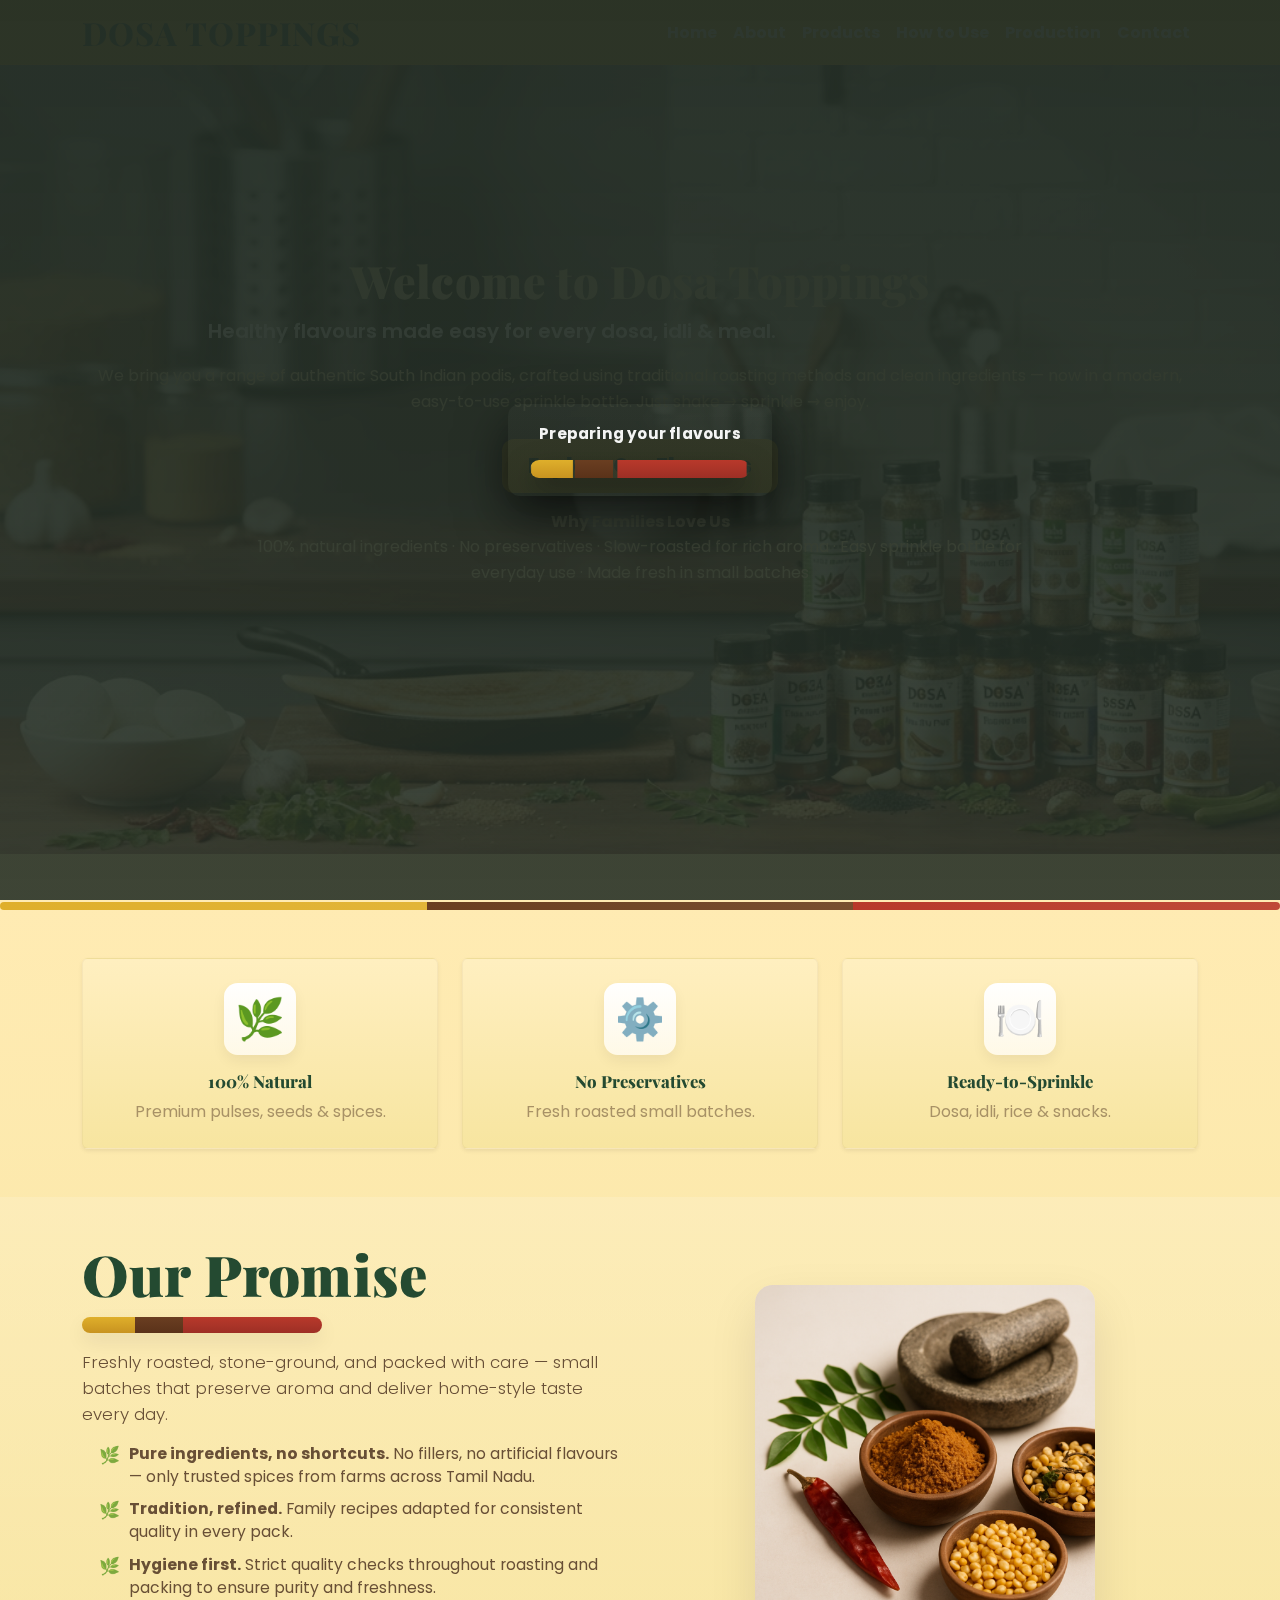
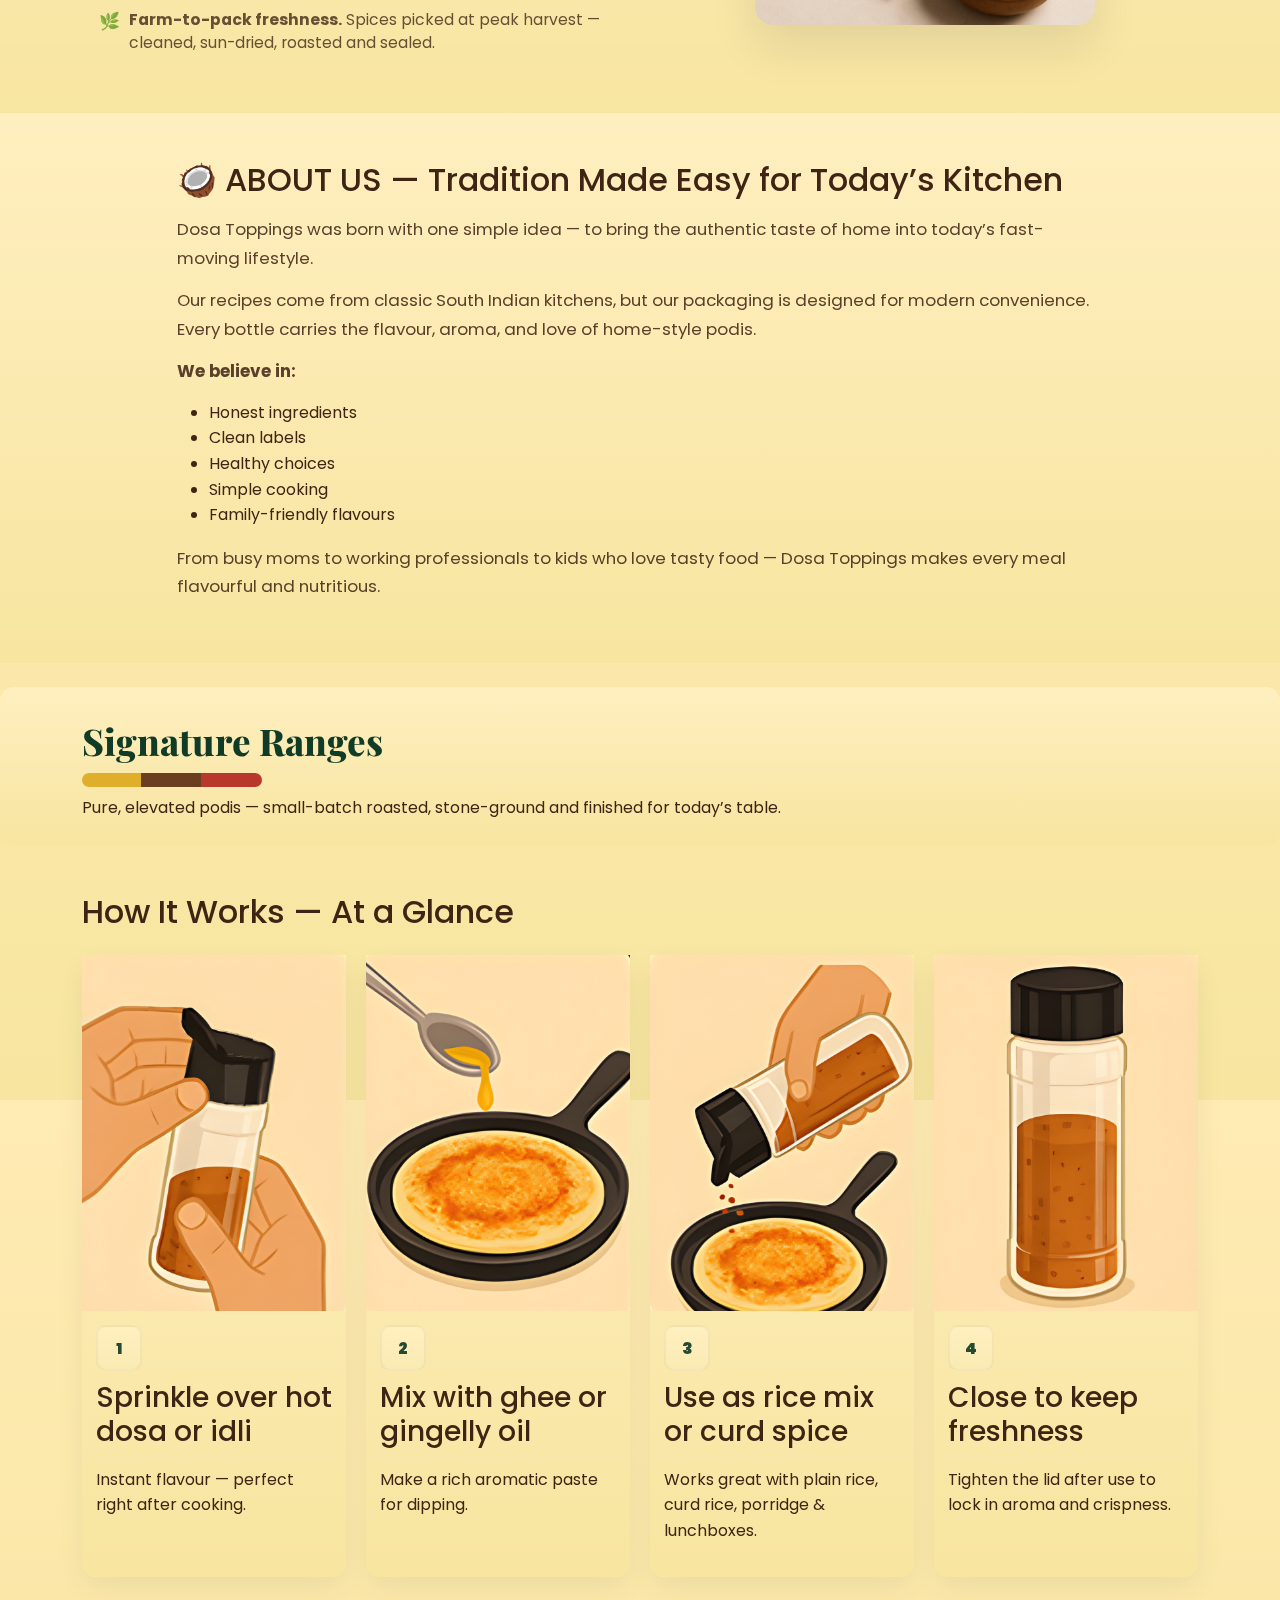
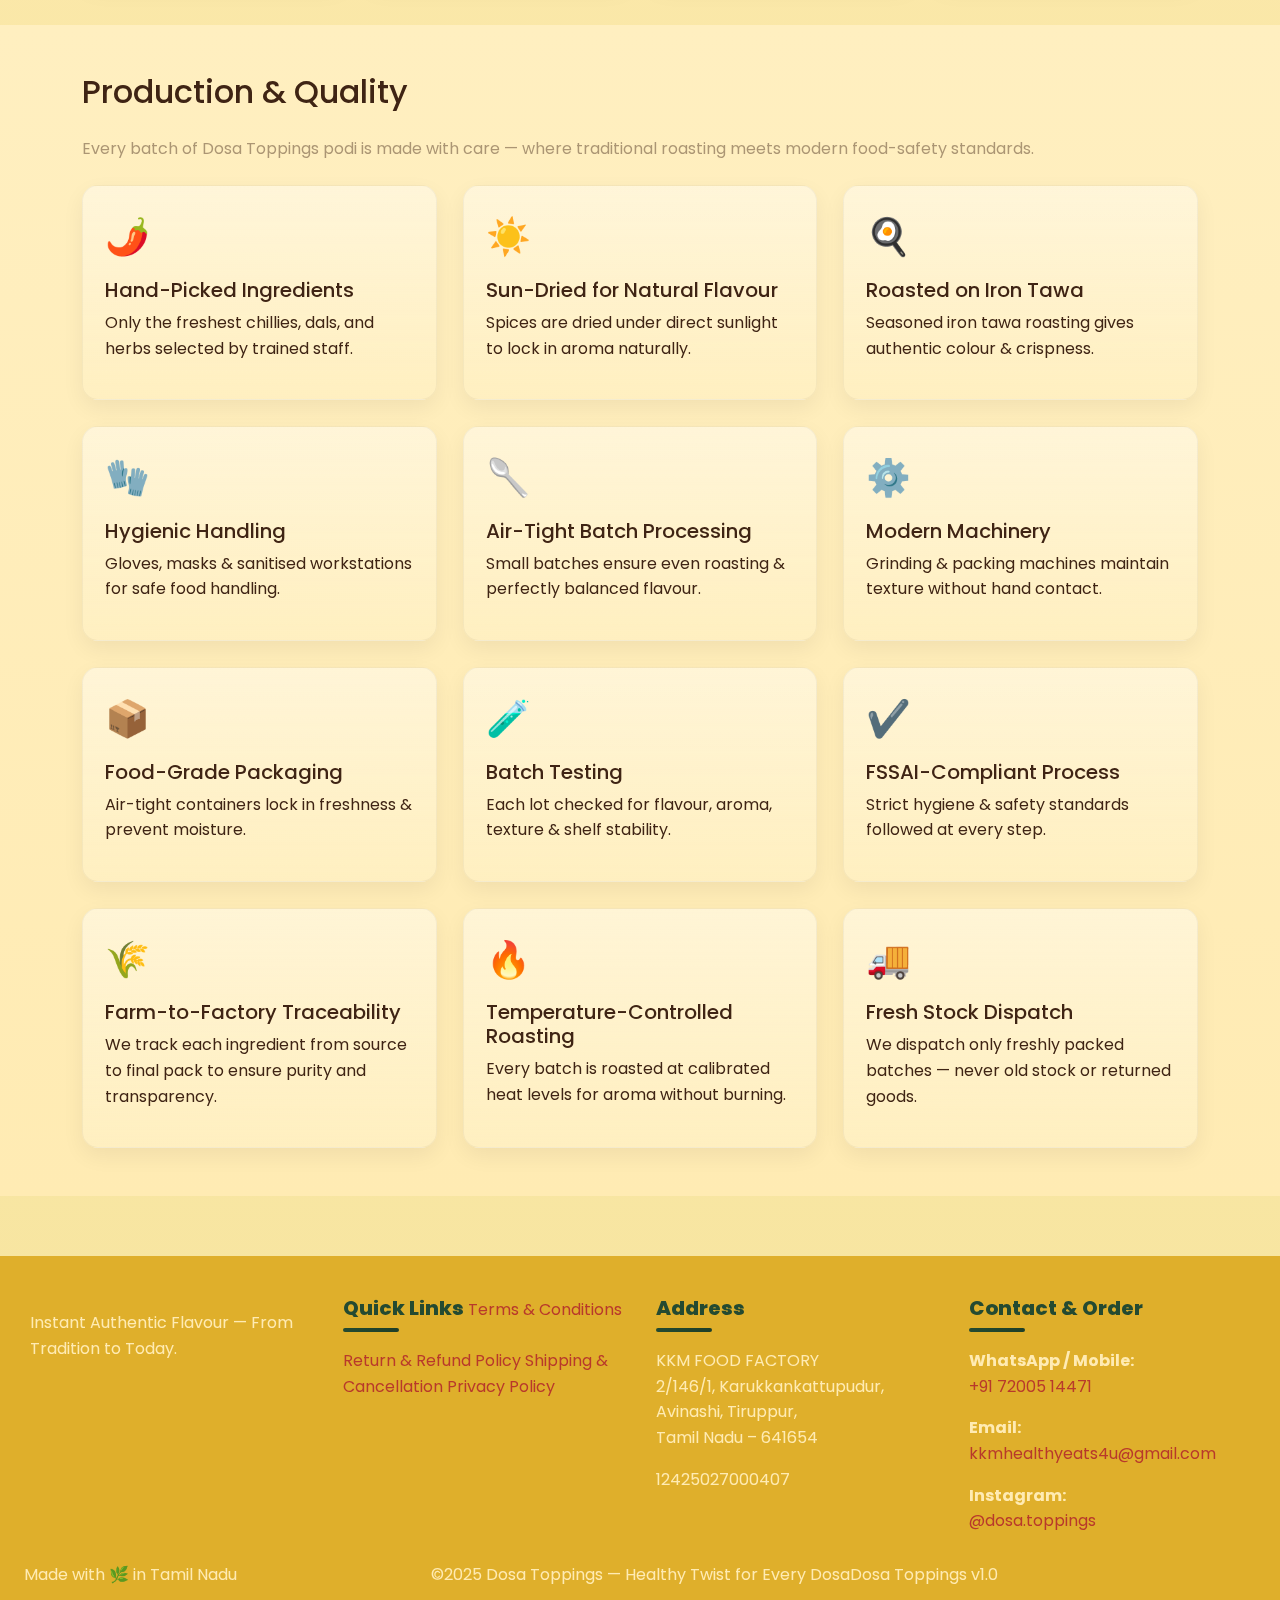
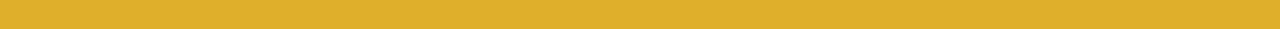
<file: index1.html>
<!doctype html>
<html lang="en">

<head>
  <meta charset="utf-8" />
  <meta name="viewport" content="width=device-width, initial-scale=1" />
  <title>DOSA TOPPINGS — KKM Healthy Eats</title>
  <meta name="description"
    content="Dosa Toppings — small-batch roasted podis and sprinkle bottles. Natural ingredients, hygienic packing, family-friendly flavours." />
  <meta name="theme-color" content="#DFAF2B" />
  <link rel="icon" href="assets/icon-1.png" type="image/png">

  <!-- Bootstrap (externally hosted) -->
  <link href="https://cdn.jsdelivr.net/npm/bootstrap@5.3.2/dist/css/bootstrap.min.css" rel="stylesheet">

  <!-- Fonts -->
  <link rel="preconnect" href="https://fonts.googleapis.com" crossorigin>
  <link rel="preconnect" href="https://fonts.gstatic.com" crossorigin>
  <link
    href="https://fonts.googleapis.com/css2?family=Playfair+Display:wght@700;800;900&family=Poppins:wght@400;600;700;800&display=swap"
    rel="stylesheet">

  <!-- =========================
       1) TOKENS & BASE STYLES
       (variables, reset, base typography)
       ========================= -->
  <style>
    :root {
      /* Primary brand */
      --turmeric: #DFAF2B;
      --turmeric-700: #c89320;
      --curry-green: #244A31;
      --curry-green-700: #1e3f28;
      --roasted-brown: #6A3E21;
      --chilli-red: #B8392B;
      /* Secondary */
      --warm-orange: #E36900;
      --candy-blue: #43B7EB;
      --bubblegum-pink: #F56AAE;
      --leaf-green: #94D97A;
      --dark-spice-brown: #3F2414;
      /* Backgrounds */
      --bg-main: #FFEBB3;
      --bg-alt: #F7E5A0;
      --panel-bg: #FFEFC0;
      --footer-bg: var(--turmeric);
      /* Typography */
      --font-heading: 'Playfair Display', Georgia, serif;
      --font-body: 'Poppins', system-ui, -apple-system, 'Segoe UI', Roboto, 'Helvetica Neue', Arial, sans-serif;
      --font-label: 'Poppins', system-ui, -apple-system, 'Segoe UI', Roboto, 'Helvetica Neue', Arial, sans-serif;
      --nav-height: 72px;
      --white: var(--bg-main);
      /* utilities */
      --muted: rgba(63, 36, 20, 0.44);
      --shadow-1: 0 6px 18px rgba(16, 24, 32, 0.08);
      --shadow-2: 0 12px 34px rgba(16, 24, 32, 0.12);
      --radius-md: 14px;
      --ease-fast: cubic-bezier(.2, .9, .2, 1);
      --max-content-width: 1200px;
    }

    * {
      box-sizing: border-box;
      -webkit-font-smoothing: antialiased;
      -moz-osx-font-smoothing: grayscale
    }

    html,
    body {
      scroll-behavior: smooth;
      height: 100%
    }

    body {
      font-family: var(--font-body);
      margin: 0;
      background: linear-gradient(180deg, var(--bg-main), var(--bg-alt));
      color: var(--dark-spice-brown);
      line-height: 1.6
    }

    img {
      max-width: 100%;
      display: block;
      height: auto;
      object-fit: cover
    }

    a {
      color: var(--chilli-red);
      text-decoration: none;
      transition: color .18s var(--ease-fast)
    }

    a:hover,
    a:focus {
      color: var(--warm-orange);
      text-decoration: underline
    }

    main {
      padding-top: calc(var(--nav-height, 72px)+6px)
    }

    header#home,
    .hero,
    section {
      scroll-margin-top: calc(var(--nav-height, 72px)+8px)
    }

    /* Helpful: ensure preloader sits above everything and respects reduced-motion */
    @media (prefers-reduced-motion: reduce) {
      .preloader-pill .pill-seg {
        animation: none !important;
      }
    }
  </style>

  <!-- =========================
       2) PRELOADER (REPLACED: three-color pill loader)
       ========================= -->
  <style>
    /* Preloader overlay */
    #preloader {
      position: fixed;
      inset: 0;
      z-index: 99999;
      display: flex;
      align-items: center;
      justify-content: center;
      background: linear-gradient(180deg, rgba(36, 46, 38, 0.96), rgba(36, 46, 38, 0.88));
      color: var(--white);
      transition: opacity .42s var(--ease-fast), visibility .42s var(--ease-fast);
      visibility: visible;
      opacity: 1;
    }

    #preloader[aria-hidden="true"] {
      pointer-events: none;
      opacity: 0;
      visibility: hidden;
    }

    /* Inner card */
    .preloader-inner {
      display: inline-flex;
      flex-direction: column;
      gap: 14px;
      align-items: center;
      padding: 18px 22px;
      border-radius: 12px;
      background: linear-gradient(180deg, rgba(255, 255, 255, 0.02), rgba(0, 0, 0, 0.06));
      box-shadow: 0 20px 50px rgba(0, 0, 0, 0.6);
      min-width: 220px;
      max-width: 92%;
    }

    .preloader-label {
      font-family: var(--font-label);
      font-weight: 700;
      font-size: .95rem;
      color: rgba(255, 255, 255, 0.95);
      letter-spacing: .2px;
      text-align: center;
    }

    /* Pill loader container (three segments) */
    .preloader-pill {
      width: 220px;
      height: 18px;
      border-radius: 999px;
      display: flex;
      overflow: hidden;
      position: relative;
      align-items: center;
      box-shadow: 0 10px 28px rgba(0, 0, 0, 0.35);
      background: rgba(255, 255, 255, 0.02);
    }

    /* Each colored segment */
    .preloader-pill .pill-seg {
      height: 100%;
      flex: 0 0 auto;
      transform-origin: center;
      /* start slightly shrunken and animate */
      transform: scaleX(.95);
    }

    .pill-seg.turmeric {
      width: 20%;
      background: linear-gradient(180deg, var(--turmeric), var(--turmeric-700));
    }

    .pill-seg.brown {
      width: 18%;
      background: linear-gradient(180deg, var(--roasted-brown), #5a3219);
    }

    .pill-seg.chilli {
      width: 62%;
      background: linear-gradient(180deg, var(--chilli-red), #9d2f25);
    }

    /* subtle internal shine (moving) */
    .preloader-pill::after {
      content: "";
      position: absolute;
      top: -40%;
      left: -30%;
      width: 30%;
      height: 200%;
      background: linear-gradient(120deg, rgba(255, 255, 255, 0.04), rgba(255, 255, 255, 0.22), rgba(255, 255, 255, 0.04));
      transform: skewX(-18deg);
      animation: pill-shine 2.6s linear infinite;
      pointer-events: none;
    }

    @keyframes pill-shine {
      0% {
        left: -40%;
        opacity: 0;
      }

      30% {
        left: 50%;
        opacity: 0.5;
      }

      100% {
        left: 150%;
        opacity: 0;
      }
    }

    /* Each segment has a subtle pop animation in sequence */
    .pill-seg {
      animation: pill-pop 900ms cubic-bezier(.2, .9, .2, 1) infinite;
    }

    .pill-seg.turmeric {
      animation-delay: 0ms;
    }

    .pill-seg.brown {
      animation-delay: 220ms;
    }

    .pill-seg.chilli {
      animation-delay: 440ms;
    }

    @keyframes pill-pop {
      0% {
        transform: translateY(0) scaleX(.98) scaleY(0.98);
        filter: saturate(0.92);
      }

      40% {
        transform: translateY(-6px) scaleX(1.02) scaleY(1.04);
        filter: saturate(1.06);
      }

      100% {
        transform: translateY(0) scaleX(.98) scaleY(0.98);
        filter: saturate(0.98);
      }
    }

    /* fallback for reduced-motion users */
    @media (prefers-reduced-motion: reduce) {

      .preloader-pill::after,
      .preloader-pill .pill-seg {
        animation: none !important;
        transform: none !important;
      }
    }

    body.loaded #preloader {
      opacity: 0;
      visibility: hidden;
      pointer-events: none;
    }
  </style>

  <!-- =========================
       3) NAVBAR
       ========================= -->
  <style>
    .site-nav {
      position: fixed;
      top: 0;
      left: 0;
      width: 100%;
      z-index: 1200;
      background: var(--footer-bg);
      padding: 10px 14px;
      box-shadow: var(--shadow-1);
      transition: background .2s var(--ease-fast), box-shadow .2s var(--ease-fast);
      border: none
    }

    .logo {
      width: 52px;
      height: 52px;
      border-radius: 10px;
      object-fit: cover;
      border: 2px solid rgba(255, 255, 255, .08);
      background: linear-gradient(180deg, rgba(255, 255, 255, .02), rgba(0, 0, 0, .04))
    }

    .brand-name {
      font-family: var(--font-heading);
      font-weight: 800;
      letter-spacing: 1px;
      font-size: 2rem;
      text-transform: uppercase;
      line-height: 1.1;
      color: var(--white)
    }

    .navbar-nav .nav-link {
      color: rgba(255, 255, 255, .94);
      font-family: var(--font-label);
      font-weight: 700;
      padding: 8px 12px;
      position: relative;
      border-radius: 8px;
      transition: color .22s var(--ease-fast), transform .18s var(--ease-fast)
    }

    .navbar-nav .nav-link:hover {
      transform: translateY(-3px);
      color: var(--warm-orange)
    }

    .navbar-nav .nav-link::after {
      content: '';
      position: absolute;
      left: 50%;
      transform: translateX(-50%) scaleX(0);
      bottom: -6px;
      width: 56%;
      height: 3px;
      background: var(--white);
      border-radius: 6px;
      transition: transform .32s var(--ease-fast)
    }

    .navbar-nav .nav-link.active::after {
      transform: translateX(-50%) scaleX(1)
    }

    .btn-cta {
      background: var(--turmeric);
      color: var(--curry-green);
      border: none;
      font-family: var(--font-label);
      font-weight: 900;
      padding: 12px 26px;
      border-radius: 12px;
      box-shadow: var(--shadow-2)
    }

    .btn-cta:hover {
      transform: translateY(-2px);
      box-shadow: 0 18px 40px rgba(16, 24, 32, .14)
    }
  </style>

  <!-- =========================
       4) HERO
       ========================= -->
  <style>
    .hero {
      margin-top: 0;
      padding-left: 16px;
      padding-right: 16px;
      padding-bottom: 40px;
      min-height: calc(100vh - var(--nav-height, 72px));
      height: calc(100vh - var(--nav-height, 72px));
      padding-top: calc(var(--nav-height, 72px)+12px);
      background-image: url('assets/hero-mobile.png');
      background-size: cover;
      background-position: center;
      background-repeat: no-repeat;
      display: flex;
      flex-direction: column;
      align-items: center;
      justify-content: center;
      position: relative;
      overflow: hidden;
      color: var(--white)
    }

    .hero::before {
      content: "";
      position: absolute;
      inset: 0;
      pointer-events: none;
      background: linear-gradient(180deg, rgba(36, 58, 41, .28), rgba(223, 175, 43, .12));
      mix-blend-mode: multiply
    }

    @media(min-width:768px) {
      .hero {
        background-image: url('assets/hero-tablet.png');
        background-position: center 30%
      }
    }

    @media(min-width:1200px) {
      .hero {
        background-image: url('assets/hero-desktop.png');
        background-position: center center
      }
    }

    .hero-title {
      font-family: var(--font-heading);
      font-size: 2.8rem;
      color: var(--white) !important;
      text-shadow: 0 10px 36px rgba(0, 0, 0, .42);
      font-weight: 900;
      letter-spacing: .4px;
      text-align: center
    }

    .hero-sub {
      font-family: var(--font-label);
      font-weight: 600;
      opacity: .98;
      margin-top: 8px;
      text-align: center;
      max-width: 820px;
      color: rgba(255, 255, 255, .92)
    }
  </style>

  <!-- =========================
       5) COLOR STRIP + FEATURE CARDS
       ========================= -->
  <style>
    .color-strip {
      height: 8px;
      display: flex;
      margin-top: 0;
      border-radius: 8px;
      overflow: hidden
    }

    .color-strip>div {
      flex: 1
    }

    .color-strip .c-1 {
      background: linear-gradient(90deg, var(--turmeric), rgba(223, 175, 43, .9))
    }

    .color-strip .c-2 {
      background: linear-gradient(90deg, var(--roasted-brown), rgba(106, 62, 33, .9))
    }

    .color-strip .c-3 {
      background: linear-gradient(90deg, var(--chilli-red), rgba(184, 57, 43, .9))
    }

    .feature-card {
      background: linear-gradient(180deg, var(--panel-bg), var(--bg-alt));
      border-radius: var(--radius-md);
      border: 1px solid rgba(63, 36, 20, .04);
      padding: 26px;
      min-height: 150px;
      transition: transform .28s var(--ease-fast), box-shadow .28s var(--ease-fast);
      position: relative;
      overflow: visible
    }

    .feature-emoji {
      font-size: 40px;
      width: 72px;
      height: 72px;
      display: flex;
      align-items: center;
      justify-content: center;
      border-radius: 14px;
      background: linear-gradient(180deg, rgba(255, 255, 255, .98), rgba(255, 250, 235, .92));
      color: var(--curry-green);
      box-shadow: 0 6px 14px rgba(16, 24, 32, .06);
      margin: 0 auto 10px
    }

    .feature-card h5 {
      color: var(--curry-green);
      margin-top: 12px;
      font-family: var(--font-heading);
      font-size: 1.05rem;
      font-weight: 800
    }

    .feature-card p {
      color: rgba(63, 36, 20, .82);
      margin: 8px 0 0
    }
  </style>

  <!-- =========================
       6) PROMISE SECTION
       ========================= -->
  <style>
    .promise-section {
      padding-top: 48px;
      padding-bottom: 48px;
      background: transparent
    }

    .promise-body .lead {
      font-size: 1.05rem;
      color: rgba(63, 36, 20, .78);
      line-height: 1.55;
      margin-bottom: .6rem
    }

    .promise-list {
      margin: 0;
      padding-left: 1.05rem;
      list-style: none
    }

    .promise-list li {
      position: relative;
      margin: 10px 0;
      padding-left: 30px;
      color: rgba(63, 36, 20, .78);
      font-size: .98rem;
      line-height: 1.45
    }

    .promise-list li::before {
      content: "🌿";
      position: absolute;
      left: 0;
      top: 0;
      font-size: 1.05rem;
      opacity: 1
    }

    .promise-figure {
      width: 340px;
      height: 340px;
      margin: 0 auto;
      border-radius: 18px;
      overflow: hidden;
      background: linear-gradient(180deg, var(--panel-bg), var(--bg-alt));
      box-shadow: 0 20px 48px rgba(16, 24, 32, .10)
    }

    .promise-img {
      width: 100%;
      height: 100%;
      object-fit: cover;
      display: block
    }

    @media(max-width:576px) {
      .promise-figure {
        width: 220px;
        height: 220px;
        margin: 16px auto
      }

      .promise-section .row {
        flex-direction: column-reverse
      }

      .promise-body {
        text-align: center
      }
    }
  </style>

  <!-- =========================
       7) ABOUT STORY
       ========================= -->
  <style>
    .about-story-section {
      background: linear-gradient(180deg, var(--panel-bg) 0%, var(--bg-alt) 100%);
      padding-top: 60px;
      padding-bottom: 60px
    }

    .story-copy p {
      color: rgba(63, 36, 20, .86);
      font-size: 1.05rem;
      line-height: 1.7;
      margin-bottom: 14px
    }

    .tamil-quote {
      margin: 14px 0 18px;
      padding: 14px 18px;
      border-left: 5px solid var(--turmeric);
      background: rgba(223, 175, 43, .06);
      color: var(--curry-green);
      font-weight: 800;
      font-size: 1.15rem;
      border-radius: 10px
    }
  </style>

  <!-- =========================
       8) SIGNATURE / PRODUCTS (separate block)
       ========================= -->
  <style>
    @import url('https://fonts.googleapis.com/css2?family=Great+Vibes&display=swap');

    .signature-section {
      background: linear-gradient(180deg, var(--panel-bg), var(--bg-alt));
      padding: 32px 0;
      border-radius: 14px
    }

    .section-title.signature-heading {
      font-family: 'Playfair Display', serif;
      font-weight: 800;
      font-size: 2.3rem;
      color: #103b27;
      display: inline-block
    }

    .section-title.signature-heading::after {
      content: '';
      display: block;
      height: 14px;
      width: 180px;
      border-radius: 999px;
      margin-top: 10px;
      background: linear-gradient(90deg, var(--turmeric) 0 33%, var(--roasted-brown) 33% 66%, var(--chilli-red) 66% 100%)
    }

    .signature-range .sig-card {
      background: #fffdfa;
      border-radius: 18px;
      box-shadow: 0 18px 44px rgba(16, 24, 32, .12);
      transition: transform .35s ease
    }

    .sig-img {
      width: 100%;
      aspect-ratio: 1/1;
      background-size: cover;
      background-position: center;
      position: relative
    }

    .sig-price {
      position: absolute;
      right: 12px;
      bottom: 12px;
      background: rgba(255, 255, 255, .92);
      padding: 8px 12px;
      border-radius: 12px;
      font-weight: 800;
      color: #5b4316;
      box-shadow: 0 6px 15px rgba(0, 0, 0, .1)
    }

    .sig-body {
      padding: 16px;
      background: linear-gradient(180deg, #fffdf6, #fff8ea)
    }

    .sig-cat {
      display: inline-block;
      padding: 6px 12px;
      font-size: .73rem;
      border-radius: 999px;
      background: rgba(36, 74, 49, .08);
      color: #1f5a32;
      font-weight: 700;
      margin-bottom: 6px
    }

    .sig-title {
      font-family: "Great Vibes", cursive;
      font-size: 1.45rem;
      color: #133e28;
      margin: 0 0 4px
    }

    .sig-desc {
      font-size: .92rem;
      color: rgba(40, 40, 40, .7)
    }

    .sig-back {
      display: none;
      padding: 16px;
      background: #fffef9;
      border-top: 1px solid rgba(0, 0, 0, .05);
      color: #254a36
    }

    .sig-card.active .sig-back {
      display: block
    }

    .sig-card.active .sig-body {
      display: none
    }

    @media(max-width:576px) {
      .sig-title {
        font-size: 1.25rem
      }

      .sig-price {
        font-size: .95rem;
        right: 10px;
        bottom: 10px
      }
    }

    /* Promise heading + 3-segment pill underline (reused style already included earlier) */
    .promise-title {
      font-family: var(--font-heading);
      font-weight: 900;
      font-size: clamp(2.0rem, 4.4vw, 3.6rem);
      color: var(--curry-green);
      margin: 0 0 12px;
      line-height: 1.02;
      letter-spacing: 0.2px;
      text-align: left;
    }

    .promise-pill {
      width: 240px;
      height: 16px;
      border-radius: 999px;
      display: flex;
      gap: 0;
      box-shadow: 0 8px 20px rgba(16, 24, 32, 0.08);
      margin-top: 14px;
      overflow: hidden;
      align-items: center;
      background: transparent;
    }

    .promise-pill__seg {
      height: 100%;
      flex-shrink: 0;
      display: block;
    }

    .promise-pill__seg--left {
      width: 22%;
      background: linear-gradient(180deg, var(--turmeric), var(--turmeric-700));
    }

    .promise-pill__seg--mid {
      width: 20%;
      background: linear-gradient(180deg, var(--roasted-brown), #5a3219);
    }

    .promise-pill__seg--right {
      width: 58%;
      background: linear-gradient(180deg, var(--chilli-red), #9d2f25);
    }

    @media (max-width: 768px) {
      .promise-pill {
        width: 180px;
        height: 14px;
        margin-top: 12px;
      }

      .promise-title {
        font-size: clamp(1.6rem, 6vw, 2.6rem);
      }
    }
  </style>

  <!-- =========================
       9) HOWTO / 4-CARD GRID
       ========================= -->
  <style>
    .grid-4cards {
      display: grid;
      grid-template-columns: repeat(4, 1fr);
      gap: 20px;
      margin-top: 8px
    }

    .vc-card {
      background: linear-gradient(180deg, var(--panel-bg), var(--bg-alt));
      border-radius: 14px;
      box-shadow: 0 10px 28px rgba(16, 24, 32, .06);
      transition: transform .36s var(--ease-fast);
      display: flex;
      flex-direction: column;
      cursor: pointer
    }

    .vc-media {
      width: 100%;
      aspect-ratio: 800/1080;
      background-size: cover;
      background-position: center
    }

    .vc-body {
      padding: 14px 14px 18px;
      display: flex;
      flex-direction: column;
      gap: 10px
    }

    .vc-number {
      min-width: 46px;
      height: 46px;
      border-radius: 10px;
      background: linear-gradient(180deg, var(--panel-bg), rgba(255, 250, 235, .12));
      border: 2px solid rgba(0, 0, 0, .04);
      display: inline-flex;
      align-items: center;
      justify-content: center;
      font-weight: 900;
      color: var(--curry-green)
    }

    @media(max-width:1100px) {
      .grid-4cards {
        grid-template-columns: repeat(3, 1fr)
      }
    }

    @media(max-width:900px) {
      .grid-4cards {
        grid-template-columns: repeat(2, 1fr)
      }
    }

    @media(max-width:576px) {
      .grid-4cards {
        grid-template-columns: 1fr
      }
    }
  </style>

  <!-- =========================
       10) QUALITY / PRODUCTION
       ========================= -->
  <style>
    .quality-section {
      background: linear-gradient(180deg, var(--panel-bg), var(--bg-main))
    }

    .quality-grid {
      display: grid;
      grid-template-columns: repeat(auto-fit, minmax(260px, 1fr));
      gap: 26px;
      margin-top: 20px
    }

    .quality-item {
      background: linear-gradient(180deg, rgba(255, 250, 235, .6), var(--panel-bg));
      border-radius: 16px;
      padding: 22px;
      box-shadow: 0 8px 22px rgba(0, 0, 0, .06);
      border: 1px solid rgba(0, 0, 0, .04);
      transition: transform .28s var(--ease-fast)
    }

    .q-icon {
      font-size: 36px;
      margin-bottom: 12px;
      color: var(--curry-green)
    }
  </style>

  <!-- =========================
       11) FOOTER + UTILITIES
       ========================= -->
  <style>
    .footer-green {
      background: var(--footer-bg);
      color: var(--white);
      padding-top: 40px;
      padding-bottom: 30px;
      margin-top: 60px
    }

    .footer-grid {
      display: grid;
      grid-template-columns: repeat(auto-fit, minmax(240px, 1fr));
      gap: 32px;
      padding: 0 30px
    }

    .footer-block h5 {
      color: var(--curry-green);
      position: relative;
      display: inline-block;
      padding-bottom: 6px;
      margin-bottom: 10px;
      font-weight: 800
    }

    .footer-block h5::after {
      content: "";
      display: block;
      width: 56px;
      height: 4px;
      background: linear-gradient(90deg, var(--curry-green), var(--curry-green-700));
      border-radius: 3px;
      margin-top: 8px
    }

    .footer-logo {
      width: 200px;
      display: block;
      margin-bottom: 14px
    }

    .footer-social {
      display: flex;
      gap: 12px;
      margin-top: 14px
    }

    .footer-social img {
      width: 26px;
      height: 26px;
      filter: invert(1);
      opacity: .95;
      transition: .2s var(--ease-fast)
    }

    .footer-social img:hover {
      opacity: 1;
      transform: translateY(-4px)
    }

    .footer-fssai img {
      width: 60px
    }

    .footer-bottom {
      display: grid;
      grid-template-columns: 1fr auto 1fr;
      align-items: center;
      padding: 12px 24px
    }

    .go-top {
      position: fixed;
      right: 20px;
      bottom: 28px;
      width: 48px;
      height: 48px;
      border-radius: 50%;
      background: var(--turmeric);
      color: var(--curry-green);
      border: none;
      font-size: 20px;
      font-weight: 900;
      display: flex;
      align-items: center;
      justify-content: center;
      box-shadow: 0 12px 22px rgba(0, 0, 0, .25);
      cursor: pointer;
      opacity: 0;
      pointer-events: none;
      transition: .3s var(--ease-fast);
      z-index: 2000
    }

    .go-top.show {
      opacity: 1;
      pointer-events: auto;
      transform: translateY(-6px)
    }

    /* small helpers */
    .text-muted {
      color: var(--muted) !important
    }

    @media(max-width:767px) {
      .footer-bottom {
        display: flex;
        flex-direction: column;
        gap: 10px;
        padding: 16px 20px;
        text-align: center
      }
    }
  </style>

</head>

<body>
  <a class="skip-to-content" href="#main" aria-label="Skip to main content">Skip to content</a>

  <!-- PRELOADER -->
  <div id="preloader" class="preloader" aria-hidden="false" aria-live="polite" role="status"
    aria-label="Loading content">
    <div class="preloader-inner" role="presentation" aria-hidden="true">
      <div class="preloader-label" aria-hidden="false">Preparing your flavours</div>

      <!-- Pill loader: three colored segments (turmeric / roasted-brown / chilli-red) -->
      <div class="preloader-pill" role="img" aria-hidden="true" aria-label="Loading animation">
        <span class="pill-seg turmeric" aria-hidden="true"></span>
        <span class="pill-seg brown" aria-hidden="true"></span>
        <span class="pill-seg chilli" aria-hidden="true"></span>
      </div>
    </div>
  </div>

  <!-- NAV -->
  <nav class="navbar navbar-expand-lg navbar-dark fixed-top site-nav" role="navigation" aria-label="Main navigation">
    <div class="container">
      <a class="navbar-brand d-flex align-items-center" href="#home">
        <div>
          <div class="brand-name" style="color:var(--curry-green)">DOSA TOPPINGS</div>
        </div>
      </a>

      <button class="navbar-toggler" type="button" data-bs-toggle="collapse" data-bs-target="#navCollapse"
        aria-controls="navCollapse" aria-expanded="false" aria-label="Toggle navigation">
        <span class="navbar-toggler-icon"></span>
      </button>

      <div class="collapse navbar-collapse" id="navCollapse">
        <ul class="navbar-nav ms-auto align-items-lg-center">
          <li class="nav-item"><a class="nav-link" href="#home">Home</a></li>
          <li class="nav-item"><a class="nav-link" href="#about">About</a></li>
          <li class="nav-item"><a class="nav-link" href="#products">Products</a></li>
          <li class="nav-item"><a class="nav-link" href="#howto">How to Use</a></li>
          <li class="nav-item"><a class="nav-link" href="#production">Production</a></li>
          <li class="nav-item"><a class="nav-link" href="#footer">Contact</a></li>
        </ul>
      </div>
    </div>
  </nav>

  <!-- HERO -->
  <header id="home" class="hero d-flex align-items-center" role="banner" aria-label="Homepage hero">
    <div class="container text-center">
      <h1 class="display-5 hero-title">Welcome to Dosa Toppings</h1>
      <p class="lead hero-sub">Healthy flavours made easy for every dosa, idli & meal.</p>
      <p class="hero-small">We bring you a range of authentic South Indian podis, crafted using traditional roasting
        methods and clean ingredients — now in a modern, easy-to-use sprinkle bottle. Just shake → sprinkle → enjoy.</p>
      <div class="mt-4 d-flex justify-content-center gap-3 flex-wrap">
        <a href="#products" class="btn btn-cta btn-lg">Explore Our Flavours</a>
      </div>
      <div class="mt-3 text-center" style="opacity:0.95; max-width:820px; margin:18px auto 0;">
        <strong>Why Families Love Us</strong>
        <p class="mb-0">100% natural ingredients · No preservatives · Slow-roasted for rich aroma · Easy sprinkle bottle
          for everyday use · Made fresh in small batches</p>
      </div>
    </div>
  </header>

  <main id="main" class="mt-5" role="main" aria-label="Main content">
    <section class="color-strip d-flex" aria-hidden="true">
      <div class="c-1"></div>
      <div class="c-2"></div>
      <div class="c-3"></div>
    </section>

    <!-- FEATURES -->
    <section class="container py-5" aria-labelledby="features-title">
      <div class="row text-center g-4">
        <div class="col-md-4 feature-col">
          <div class="feature-card p-4 rounded shadow-sm">
            <div class="feature-emoji" aria-hidden="true">🌿</div>
            <h5 class="mt-3">100% Natural</h5>
            <p class="text-muted">Premium pulses, seeds & spices.</p>
          </div>
        </div>
        <div class="col-md-4 feature-col">
          <div class="feature-card p-4 rounded shadow-sm">
            <div class="feature-emoji" aria-hidden="true">⚙️</div>
            <h5 class="mt-3">No Preservatives</h5>
            <p class="text-muted">Fresh roasted small batches.</p>
          </div>
        </div>
        <div class="col-md-4 feature-col">
          <div class="feature-card p-4 rounded shadow-sm">
            <div class="feature-emoji" aria-hidden="true">🍽️</div>
            <h5 class="mt-3">Ready-to-Sprinkle</h5>
            <p class="text-muted">Dosa, idli, rice & snacks.</p>
          </div>
        </div>
      </div>
    </section>

    <!-- PROMISE -->
    <section class="bg-gradient py-5 promise-section" id="promise" aria-labelledby="promise-title">
      <div class="container">
        <div class="row align-items-center gx-4 gy-4">
          <div class="col-lg-6 order-1 order-lg-1">
            <h2 id="promise-title" class="section-title promise-title">Our Promise</h2>

            <!-- decorative three-color pill (purely visual) -->
            <div class="promise-pill" role="img" aria-hidden="true" aria-label="Decorative brand colour bar">
              <span class="promise-pill__seg promise-pill__seg--left" aria-hidden="true"></span>
              <span class="promise-pill__seg promise-pill__seg--mid" aria-hidden="true"></span>
              <span class="promise-pill__seg promise-pill__seg--right" aria-hidden="true"></span>
            </div>

            <div class="promise-body mt-3">
              <p class="lead fade-in-up">Freshly roasted, stone-ground, and packed with care — small batches that
                preserve aroma and deliver home-style taste every day.</p>
              <ul class="promise-list mt-3">
                <li class="fade-in-up"><strong>Pure ingredients, no shortcuts.</strong> No fillers, no artificial
                  flavours — only trusted spices from farms across Tamil Nadu.</li>
                <li class="fade-in-up"><strong>Tradition, refined.</strong> Family recipes adapted for consistent
                  quality in every pack.</li>
                <li class="fade-in-up"><strong>Hygiene first.</strong> Strict quality checks throughout roasting and
                  packing to ensure purity and freshness.</li>
                <li class="fade-in-up"><strong>Farm-to-pack freshness.</strong> Spices picked at peak harvest — cleaned,
                  sun-dried, roasted and sealed.</li>
              </ul>
            </div>
          </div>
          <div class="col-lg-6 order-2 order-lg-2 text-center">
            <div class="promise-figure fade-in-up" aria-hidden="false">
              <div class="promise-img-wrap">
                <img src="assets/promise.png" alt="Our Promise — freshness, tradition, hygiene" class="promise-img"
                  loading="lazy">
                <div class="promise-shimmer" aria-hidden="true"></div>
                <svg class="promise-leaf" viewBox="0 0 24 24" aria-hidden="true">
                  <path d="M2 12c5-9 15-9 20 0-6-1-10 2-12 5-2-3-6-6-8-5z" fill="rgba(236,192,70,0.18)" />
                </svg>
              </div>
            </div>
          </div>
        </div>
      </div>
    </section>

    <!-- ABOUT -->
    <section id="about" class="about-story-section py-5" aria-labelledby="about-title">
      <div class="container">
        <div class="row justify-content-center">
          <div class="col-lg-10">
            <h2 id="about-title" class="section-title custom-hero">🥥 ABOUT US — Tradition Made Easy for Today’s Kitchen
            </h2>
            <div class="story-copy mt-3">
              <p class="fade-in-up">Dosa Toppings was born with one simple idea — to bring the authentic taste of home
                into today’s fast-moving lifestyle.</p>
              <p class="fade-in-up">Our recipes come from classic South Indian kitchens, but our packaging is designed
                for modern convenience. Every bottle carries the flavour, aroma, and love of home-style podis.</p>
              <p class="fade-in-up"><strong>We believe in:</strong></p>
              <ul class="story-list fade-in-up">
                <li>Honest ingredients</li>
                <li>Clean labels</li>
                <li>Healthy choices</li>
                <li>Simple cooking</li>
                <li>Family-friendly flavours</li>
              </ul>
              <p class="fade-in-up">From busy moms to working professionals to kids who love tasty food — Dosa Toppings
                makes every meal flavourful and nutritious.</p>
            </div>
          </div>
        </div>
      </div>
    </section>

    <!-- SIGNATURE RANGE -->
    <section id="products" class="signature-section mt-4" aria-labelledby="signature-range-title">
      <div class="container">
        <div class="signature-hero">
          <h2 id="signature-range-title" class="section-title signature-heading">Signature Ranges</h2>
          <p class="signature-tagline">Pure, elevated podis — small-batch roasted, stone-ground and finished for today’s
            table.</p>
        </div>
        <div class="row g-4 signature-range" id="signatureProducts" aria-live="polite"></div>
      </div>
    </section>

    <!-- HOW TO USE -->
    <section id="howto" class="container py-5" aria-labelledby="howto-title">
      <h2 id="howto-title" class="section-title custom-hero fade-in-up">How It Works — At a Glance</h2>
      <div class="grid-4cards mt-4" role="list">
        <article class="vc-card fade-in-up" tabindex="0">
          <div class="vc-media" style="background-image:url('assets/step-1.png')"></div>
          <div class="vc-body">
            <div class="vc-meta">
              <div class="vc-number">1</div>
            </div>
            <h3 class="vc-title">Sprinkle over hot dosa or idli</h3>
            <p class="vc-text">Instant flavour — perfect right after cooking.</p>
          </div>
        </article>
        <article class="vc-card fade-in-up" tabindex="0">
          <div class="vc-media" style="background-image:url('assets/step-3.png')"></div>
          <div class="vc-body">
            <div class="vc-meta">
              <div class="vc-number">2</div>
            </div>
            <h3 class="vc-title">Mix with ghee or gingelly oil</h3>
            <p class="vc-text">Make a rich aromatic paste for dipping.</p>
          </div>
        </article>
        <article class="vc-card fade-in-up" tabindex="0">
          <div class="vc-media" style="background-image:url('assets/step-2.png')"></div>
          <div class="vc-body">
            <div class="vc-meta">
              <div class="vc-number">3</div>
            </div>
            <h3 class="vc-title">Use as rice mix or curd spice</h3>
            <p class="vc-text">Works great with plain rice, curd rice, porridge & lunchboxes.</p>
          </div>
        </article>
        <article class="vc-card fade-in-up" tabindex="0">
          <div class="vc-media" style="background-image:url('assets/step-4.png')"></div>
          <div class="vc-body">
            <div class="vc-meta">
              <div class="vc-number">4</div>
            </div>
            <h3 class="vc-title">Close to keep freshness</h3>
            <p class="vc-text">Tighten the lid after use to lock in aroma and crispness.</p>
          </div>
        </article>
      </div>
    </section>

    <!-- PRODUCTION -->
    <section class="quality-section py-5" id="production" aria-labelledby="production-title">
      <div class="container">
        <h2 class="section-title custom-hero mb-4" id="production-title">Production & Quality</h2>
        <p class="text-muted mb-4 fade-in-up">Every batch of Dosa Toppings podi is made with care — where traditional
          roasting meets modern food-safety standards.</p>
        <div class="quality-grid">
          <div class="quality-item fade-in-up">
            <div class="q-icon">🌶️</div>
            <h5>Hand-Picked Ingredients</h5>
            <p>Only the freshest chillies, dals, and herbs selected by trained staff.</p>
          </div>
          <div class="quality-item fade-in-up">
            <div class="q-icon">☀️</div>
            <h5>Sun-Dried for Natural Flavour</h5>
            <p>Spices are dried under direct sunlight to lock in aroma naturally.</p>
          </div>
          <div class="quality-item fade-in-up">
            <div class="q-icon">🍳</div>
            <h5>Roasted on Iron Tawa</h5>
            <p>Seasoned iron tawa roasting gives authentic colour & crispness.</p>
          </div>
          <div class="quality-item fade-in-up">
            <div class="q-icon">🧤</div>
            <h5>Hygienic Handling</h5>
            <p>Gloves, masks & sanitised workstations for safe food handling.</p>
          </div>
          <div class="quality-item fade-in-up">
            <div class="q-icon">🥄</div>
            <h5>Air-Tight Batch Processing</h5>
            <p>Small batches ensure even roasting & perfectly balanced flavour.</p>
          </div>
          <div class="quality-item fade-in-up">
            <div class="q-icon">⚙️</div>
            <h5>Modern Machinery</h5>
            <p>Grinding & packing machines maintain texture without hand contact.</p>
          </div>
          <div class="quality-item fade-in-up">
            <div class="q-icon">📦</div>
            <h5>Food-Grade Packaging</h5>
            <p>Air-tight containers lock in freshness & prevent moisture.</p>
          </div>
          <div class="quality-item fade-in-up">
            <div class="q-icon">🧪</div>
            <h5>Batch Testing</h5>
            <p>Each lot checked for flavour, aroma, texture & shelf stability.</p>
          </div>
          <div class="quality-item fade-in-up">
            <div class="q-icon">✔️</div>
            <h5>FSSAI-Compliant Process</h5>
            <p>Strict hygiene & safety standards followed at every step.</p>
          </div>
          <div class="quality-item fade-in-up">
            <div class="q-icon">🌾</div>
            <h5>Farm-to-Factory Traceability</h5>
            <p>We track each ingredient from source to final pack to ensure purity and transparency.</p>
          </div>
          <div class="quality-item fade-in-up">
            <div class="q-icon">🔥</div>
            <h5>Temperature-Controlled Roasting</h5>
            <p>Every batch is roasted at calibrated heat levels for aroma without burning.</p>
          </div>
          <div class="quality-item fade-in-up">
            <div class="q-icon">🚚</div>
            <h5>Fresh Stock Dispatch</h5>
            <p>We dispatch only freshly packed batches — never old stock or returned goods.</p>
          </div>
        </div>
      </div>
    </section>

  </main>

  <!-- FOOTER -->
  <footer id="footer" class="footer-green" role="contentinfo">
    <div class="footer-grid">
      <div class="footer-block fade-in-up">
        <img src="assets/icon-5.png" class="footer-logo" alt="Dosa Toppings Logo" loading="lazy">
        <p class="footer-slogan">Instant Authentic Flavour — From Tradition to Today.</p>
        <div class="footer-social">
          <a href="https://instagram.com/dosa.toppings" target="_blank" rel="noopener"><img
              src="https://cdn.jsdelivr.net/npm/simple-icons@v9/icons/instagram.svg" alt="Instagram" loading="lazy"></a>
          <a href="#"><img src="https://cdn.jsdelivr.net/npm/simple-icons@v9/icons/facebook.svg" alt="Facebook"
              loading="lazy"></a>
          <a href="#"><img src="https://cdn.jsdelivr.net/npm/simple-icons@v9/icons/youtube.svg" alt="YouTube"
              loading="lazy"></a>
          <a href="https://wa.me/917200514471" target="_blank" rel="noopener"><img
              src="https://cdn.jsdelivr.net/npm/simple-icons@v9/icons/whatsapp.svg" alt="WhatsApp" loading="lazy"></a>
        </div>
      </div>

      <div class="footer-block fade-in-up">
        <h5>Quick Links</h5>
        <a href="/terms.html">Terms &amp; Conditions</a>
        <a href="/returns.html">Return &amp; Refund Policy</a>
        <a href="/shipping.html">Shipping &amp; Cancellation</a>
        <a href="/privacy.html">Privacy Policy</a>
      </div>

      <div class="footer-block fade-in-up">
        <h5>Address</h5>
        <p class="footer-text">KKM FOOD FACTORY<br>2/146/1, Karukkankattupudur,<br>Avinashi, Tiruppur,<br>Tamil Nadu –
          641654</p>
        <div class="footer-fssai"><img src="assets/fssai.png" alt="FSSAI Logo" loading="lazy"
            class="fssai"><span>12425027000407</span></div>
      </div>

      <div class="footer-block fade-in-up footer-contact-fix">
        <h5>Contact &amp; Order</h5>
        <p class="footer-item"><strong>WhatsApp / Mobile:</strong><br><a href="https://wa.me/917200514471">+91 72005
            14471</a></p>
        <p class="footer-item"><strong>Email:</strong><br><a
            href="mailto:kkmhealthyeats4u@gmail.com">kkmhealthyeats4u@gmail.com</a></p>
        <p class="footer-item"><strong>Instagram:</strong><br><a
            href="https://instagram.com/dosa.toppings">@dosa.toppings</a></p>
      </div>
    </div>

    <div class="footer-line"></div>

    <div class="footer-bottom">
      <div class="footer-meta-left">Made with 🌿 in Tamil Nadu</div>
      <div class="footer-meta-center">©2025 Dosa Toppings — Healthy Twist for Every Dosa</div>
      <div class="footer-meta-right">Dosa Toppings v1.0</div>
    </div>

    <button id="goTop" class="go-top" aria-label="Go to top">↑</button>
  </footer>

  <!-- Embedded fallback JSON -->
  <script type="application/json" id="products-fallback">
  {"version":"2025-11-29","updated":"2025-11-29T10:00:00+05:30","products":[{"id":"sig-001","title":"Classic Paruppu Podi","category":"Signature","price":100,"unit":"50gms","short":"Lentil-forward, nutty & aromatic.","description":"Best as rice mix or with dosa/idli. Mild heat, rich dal aroma.","image":"assets/signature-1.png"},{"id":"sig-002","title":"Curry Leaves Podi","category":"Signature","price":100,"unit":"50gms","short":"Fragrant curry leaf & roasted dals.","description":"Aromatic and herbaceous — great with rice and chutney.","image":"assets/signature-2.png"},{"id":"sig-003","title":"Moringa Podi","category":"Signature","price":145,"unit":"50gms","short":"Nutrient-rich moringa, mild spice.","description":"Vitamin-rich sprinkle — delicious in rice or porridge.","image":"assets/signature-3.png"},{"id":"sig-004","title":"Garlic Podi","category":"Signature","price":110,"unit":"50gms","short":"Roasted garlic — bold & savory.","description":"Bold garlic flavour that pairs beautifully with ghee dosa.","image":"assets/signature-4.png"},{"id":"sig-005","title":"Idli Milagai Podi","category":"Signature","price":95,"unit":"50gms","short":"Classic mild & nutty seasoning.","description":"Mild & nutty — perfect for idli and breakfast bowls.","image":"assets/signature-5.png"},{"id":"sig-006","title":"Kollu Podi","category":"Signature","price":130,"unit":"50gms","short":"Protein-rich horse gram blend.","description":"Earthy & nourishing — great in rice mixes.","image":"assets/signature-6.png"},{"id":"sig-007","title":"Peanut Podi","category":"Signature","price":120,"unit":"50gms","short":"Crispy peanuts & warm spices.","description":"Crunchy, nutty & satisfying.","image":"assets/signature-7.png"},{"id":"sig-008","title":"Sesame Podi","category":"Signature","price":110,"unit":"50gms","short":"Toasted sesame & fragrant spices.","description":"Nutty, toasty flavour — great with rice & dosa.","image":"assets/signature-8.png"}]}
  </script>

  <!-- Bootstrap JS -->
  <script src="https://cdn.jsdelivr.net/npm/bootstrap@5.3.2/dist/js/bootstrap.bundle.min.js" defer></script>

  <!-- Main JS (fetch products + UI behaviour) -->
  <script>
    (function () {
      "use strict";
      function escapeHtml(s = '') { return String(s).replace(/[&<>"']/g, c => ({ '&': '&amp;', '<': '&lt;', '>': '&gt;', '"': '&quot;', "'": '&#39;' }[c])) }
      function renderSignatureRange(products) {
        const container = document.getElementById('signatureProducts'); if (!container) return; container.innerHTML = '';
        products.forEach(p => {
          const col = document.createElement('div'); col.className = 'col-sm-6 col-md-4 col-lg-3';
          col.innerHTML = `
            <div class="sig-card" tabindex="0" aria-label="${escapeHtml(p.title)} — ₹${p.price}/${p.unit}">
              <div class="sig-img" style="background-image:url('${escapeHtml(p.image)}');" role="img" aria-label="${escapeHtml(p.title)} image">
                <div class="sig-price">₹${escapeHtml(p.price)} <span>/${escapeHtml(p.unit)}</span></div>
              </div>
              <div class="sig-body">
                <span class="sig-cat">${escapeHtml(p.category || '')}</span>
                <h3 class="sig-title">${escapeHtml(p.title)}</h3>
                <p class="sig-desc">${escapeHtml(p.short || '')}</p>
              </div>
              <div class="sig-back" aria-hidden="true">
                <h6>${escapeHtml(p.title)}</h6>
                <p class="small">${escapeHtml(p.description || '')}</p>
                <p class="small text-muted">Stone-ground • Small-batch • No preservatives</p>
              </div>
            </div>`;
          container.appendChild(col);
        });
        container.querySelectorAll('.sig-card').forEach(card => {
          card.addEventListener('click', function () { this.classList.toggle('active') });
          card.addEventListener('keyup', function (e) { if (e.key === 'Enter' || e.key === ' ') this.classList.toggle('active') });
        });
      }
      async function loadProducts() {
        const url = '/data/products.json';
        try {
          const res = await fetch(url, { cache: 'no-cache' });
          if (!res.ok) throw new Error('HTTP ' + res.status);
          const json = await res.json();
          if (json && Array.isArray(json.products)) { renderSignatureRange(json.products); return; }
          throw new Error('invalid json structure');
        } catch (err) {
          console.warn('Could not fetch /data/products.json — using embedded fallback JSON.', err);
          const fallbackEl = document.getElementById('products-fallback');
          if (fallbackEl) { try { const fb = JSON.parse(fallbackEl.textContent); renderSignatureRange(fb.products || []); } catch (e) { console.error('Failed to parse embedded fallback JSON', e) } }
        }
      }
      function hidePreloader() { document.body.classList.add('loaded'); const pre = document.getElementById('preloader'); if (pre) pre.setAttribute('aria-hidden', 'true') }
      function goTopInit() { var btn = document.getElementById('goTop'); if (!btn) return; function toggle() { if (window.scrollY > 240) btn.classList.add('show'); else btn.classList.remove('show'); } window.addEventListener('scroll', toggle, { passive: true }); btn.addEventListener('click', function () { window.scrollTo({ top: 0, behavior: 'smooth' }) }); toggle() }
      function startApp() {
        hidePreloader();
        goTopInit();
        loadProducts();
      }

      // --- Minimum 2 seconds for loader ---
      const MIN_LOAD_TIME = 2000;
      const startTime = Date.now();

      function finishLoad() {
        const elapsed = Date.now() - startTime;
        const remaining = MIN_LOAD_TIME - elapsed;
        setTimeout(startApp, remaining > 0 ? remaining : 0);
      }

      if (document.readyState === 'complete' || document.readyState === 'interactive') {
        finishLoad();
      } else {
        document.addEventListener('DOMContentLoaded', finishLoad, { once: true });
      }

    })();
  </script>

  <noscript>
    <style>
      #preloader {
        display: none !important
      }
    </style>
    <div style="padding:12px;background:#fff7e6;text-align:center;">JavaScript is disabled in your browser. Site
      interactivity may be limited.</div>
  </noscript>
</body>

</html>
</file>
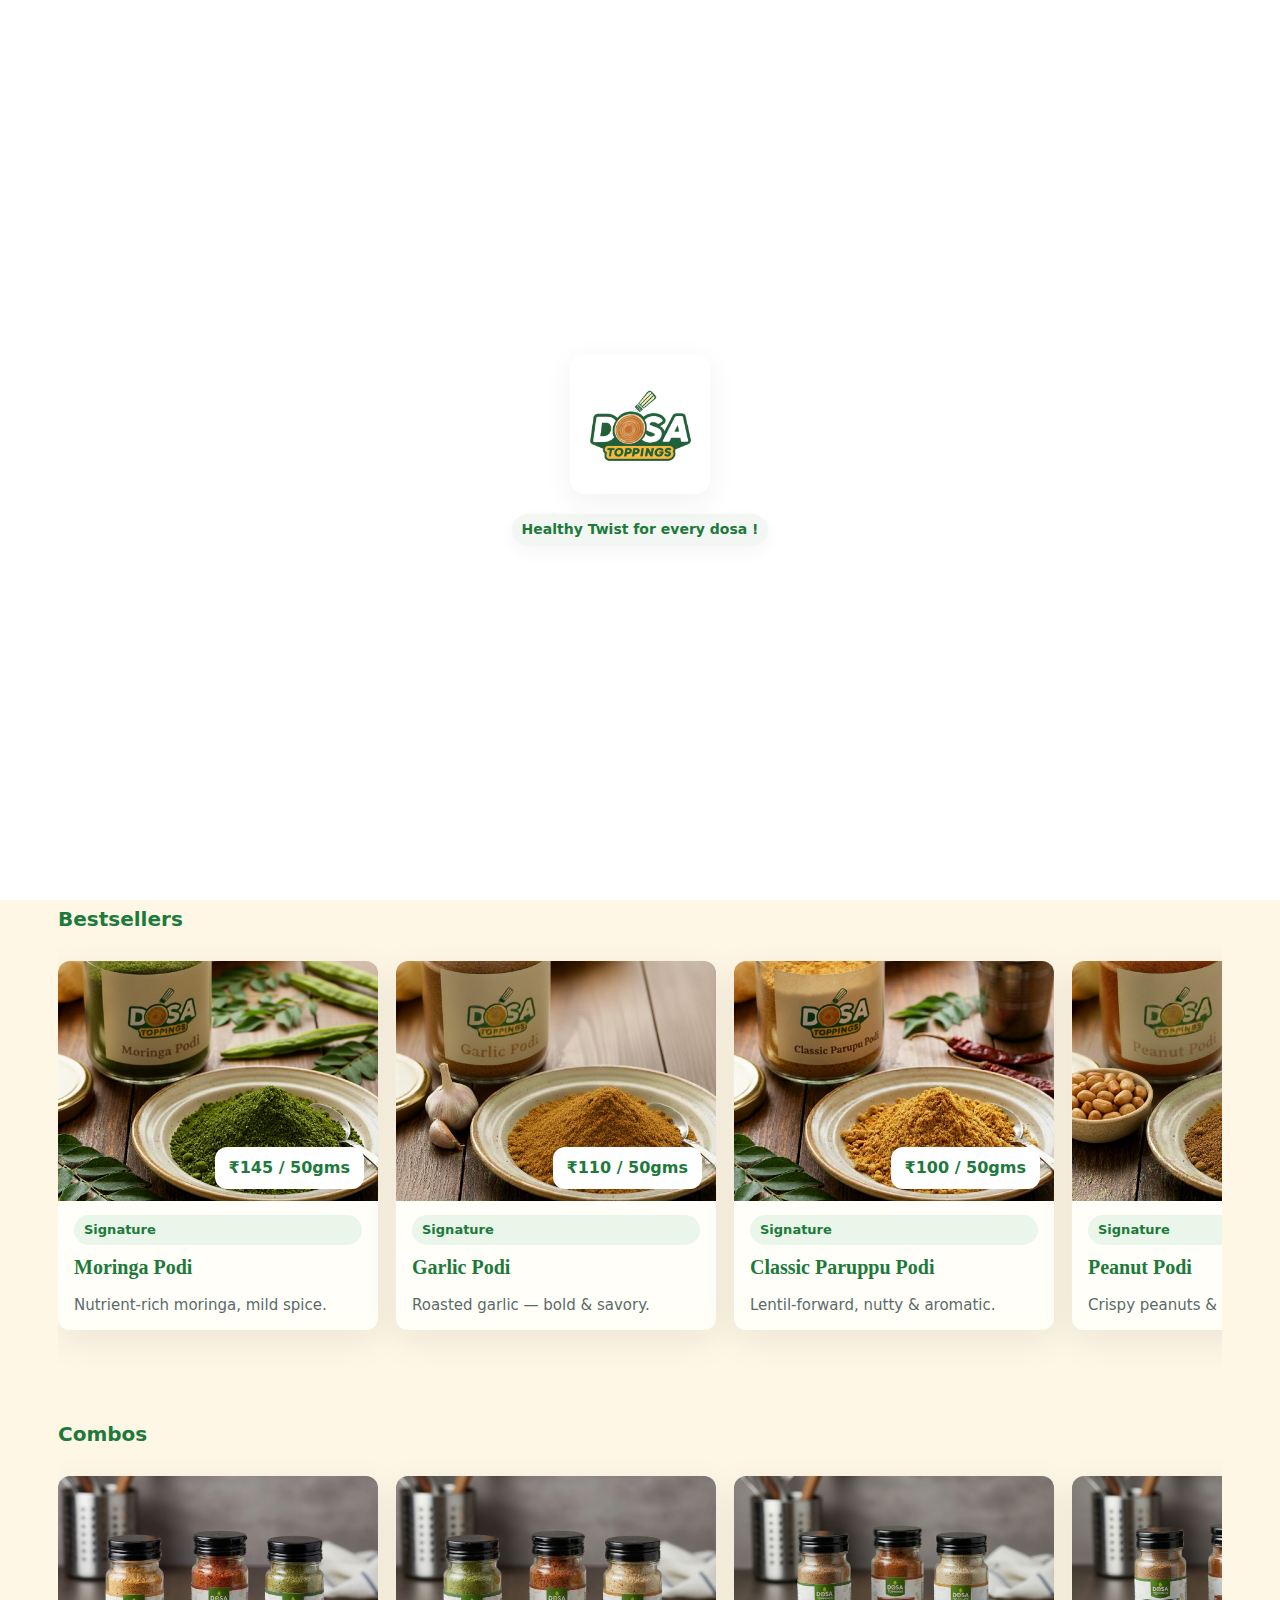
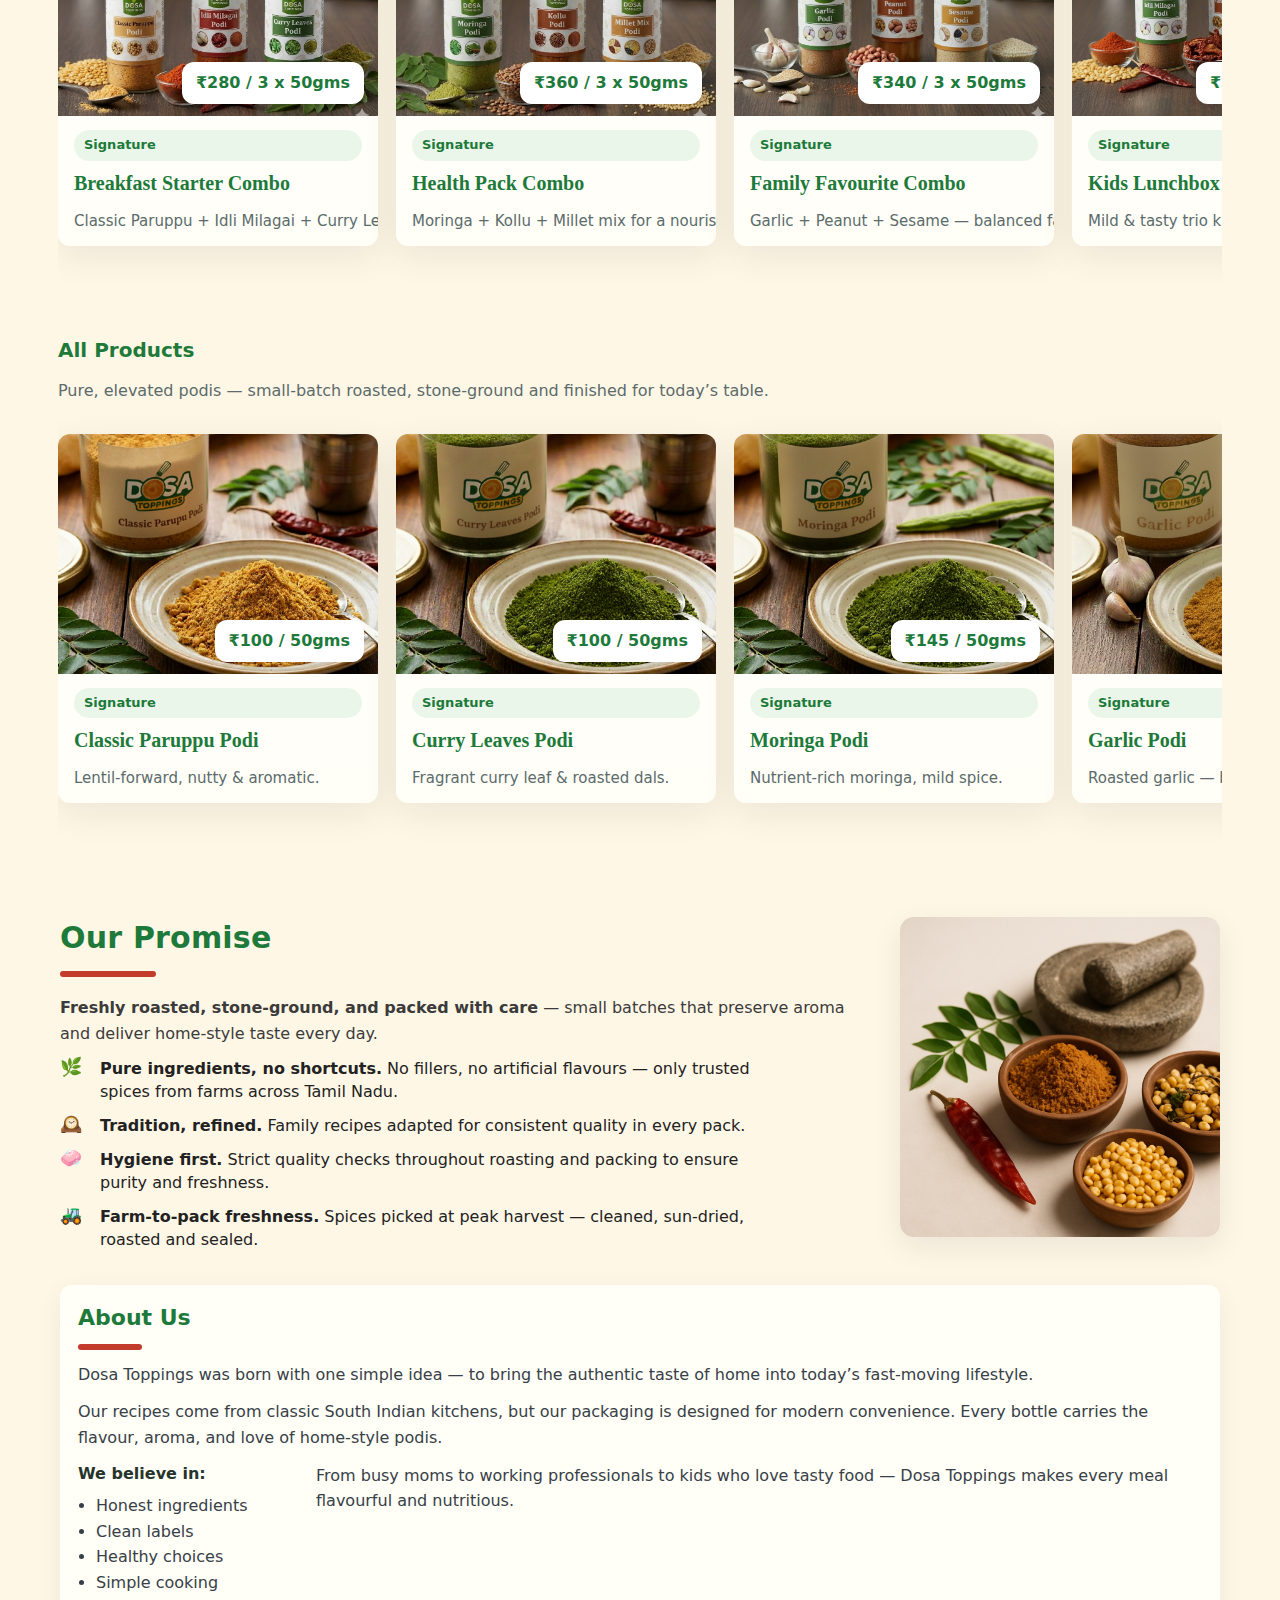
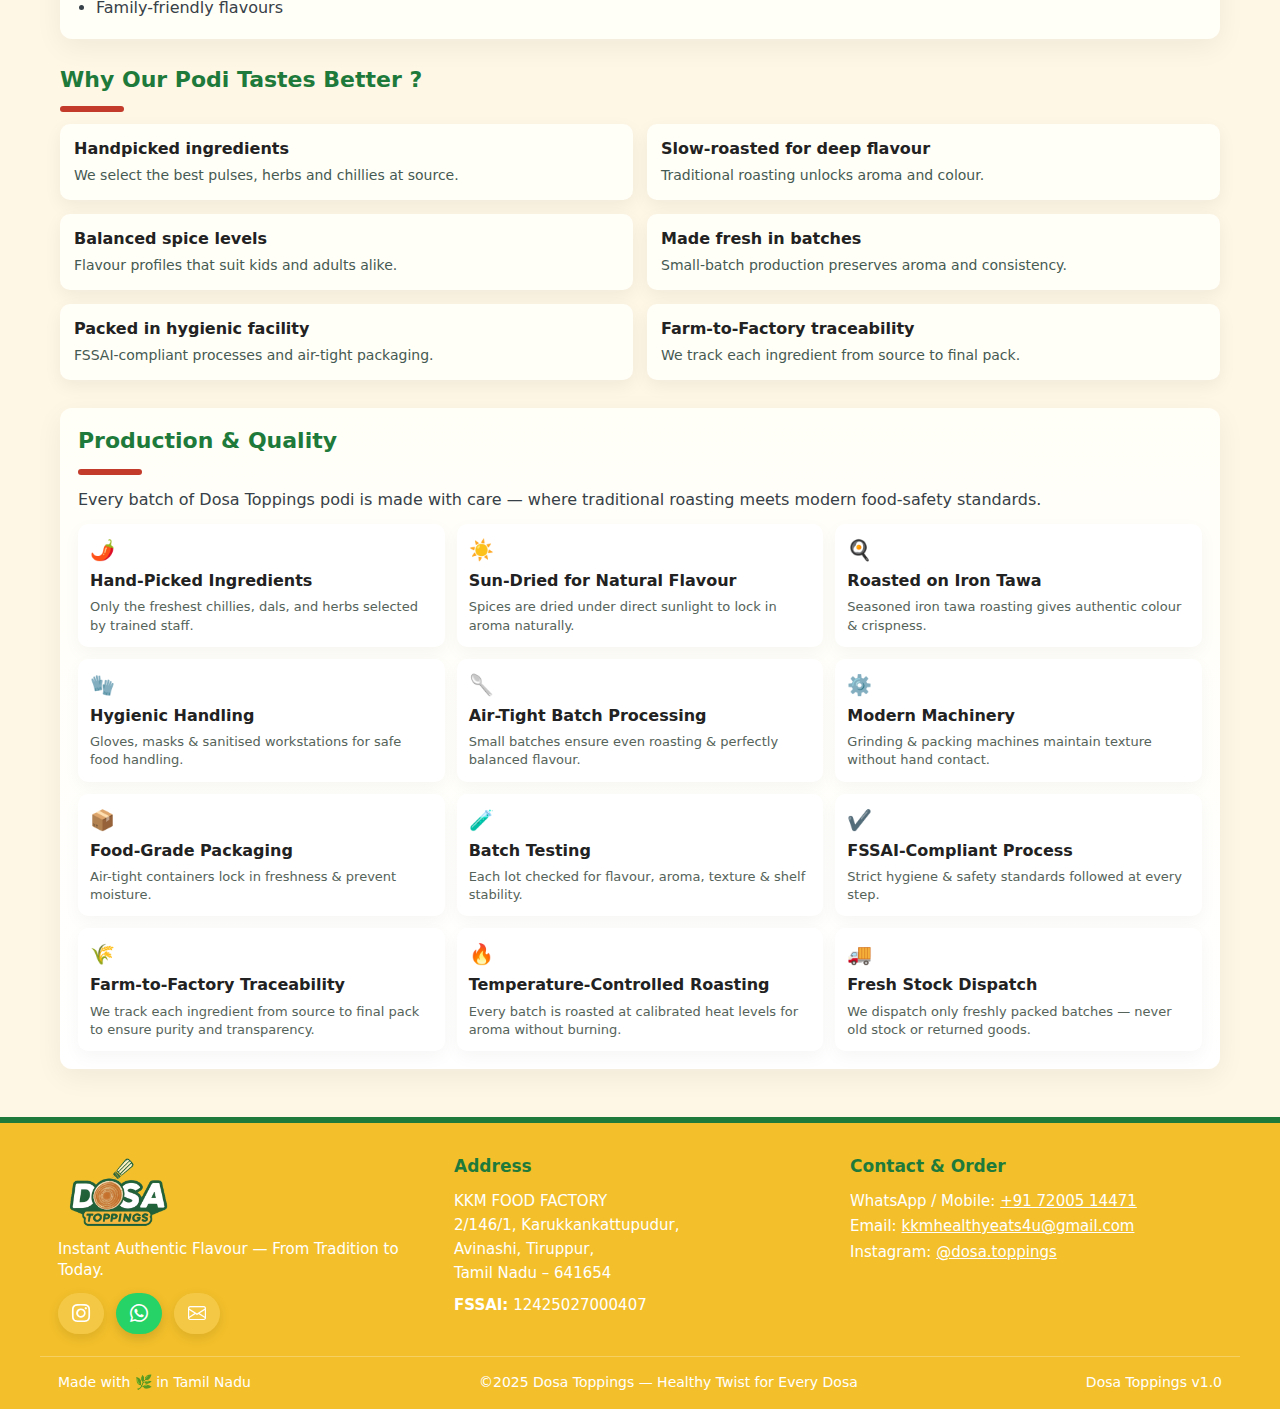
<file: index3.html>
<!doctype html>
<html lang="en">

<head>
    <meta charset="utf-8" />
    <meta name="viewport" content="width=device-width,initial-scale=1" />
    <title>Dosa Toppings — Healthy Twist for Every Dosa</title>
    <link rel="icon" href="assets/icon-2.png" type="image/png">
    <link rel="stylesheet" href="https://cdn.jsdelivr.net/npm/bootstrap-icons@1.11.3/font/bootstrap-icons.css">
    <style>
        :root {
            --brand-1: #1d7a3a;
            --brand-2: #f3c02b;
            --muted: #5b6b6b;
            --bg: #fff7e6;
            --card-gap: 18px;
            --card-width: 320px;
            /* consistent card width */
            --card-height: 240px;
            /* image height */
            --card-bottom-space: 22px;
            --max-width: 1200px;
            font-family: Inter, system-ui, -apple-system, "Segoe UI", Roboto, "Helvetica Neue", Arial;
        }

        * {
            box-sizing: border-box
        }


        html,
        body {
            height: 100%;
            margin: 0;
            background: var(--bg);
            color: #142026;
            -webkit-font-smoothing: antialiased;
            line-height: 1.4
        }

        img {
            max-width: 100%;
            display: block
        }

        .conater {
            max-width: var(--max-width);
            margin: 0 auto;
            padding: 0 18px;
            width: 100%
        }

        /* PRELOADER */
        .preloader {
            position: fixed;
            inset: 0;
            background: #fff;
            z-index: 99999;
            display: flex;
            align-items: center;
            justify-content: center;
            transition: opacity .45s, visibility .45s;
            visibility: visible;
            opacity: 1
        }

        .preloader.hidden {
            opacity: 0;
            visibility: hidden;
            pointer-events: none
        }

        .preloader .logo {
            width: 140px;
            height: 140px;
            display: grid;
            place-items: center;
            padding: 8px;
            background: #fff;
            border-radius: 14px;
            box-shadow: 0 8px 30px rgba(8, 12, 20, 0.06)
        }

        .preloader .caption {
            margin-top: 10px;
            font-weight: 700;
            font-size: 14px;
            color: var(--brand-1);
            text-align: center;
            background: rgba(29, 122, 58, 0.06);
            padding: 6px 10px;
            border-radius: 999px;
            box-shadow: 0 6px 18px rgba(8, 12, 20, 0.04)
        }

        /* HEADER */
        header.site-header {
            position: fixed;
            top: 0;
            left: 0;
            right: 0;
            z-index: 1200;
            background: rgba(255, 255, 255, 0.98);
            backdrop-filter: blur(6px);
            box-shadow: 0 10px 30px rgba(8, 12, 20, 0.08);
            padding: 14px 0
        }

        .nav-inner {
            display: flex;
            align-items: center;
            justify-content: center;
            gap: 12px;
            position: relative;
            max-width: var(--max-width);
            margin: 0 auto;
            padding: 0 18px
        }

        .brand-left {
            position: absolute;
            left: 18px;
            top: 50%;
            transform: translateY(-50%);
            display: flex;
            align-items: center
        }

        .brand-left img {
            height: 44px
        }

        /* center the nav text & logo kept centered visually */
        .nav-center {
            display: flex;
            gap: 24px;
            align-items: center
        }

        .nav-list {
            display: flex;
            gap: 20px;
            list-style: none;
            margin: 0;
            padding: 0;
            white-space: nowrap
        }

        .nav-list a {
            text-decoration: none;
            color: #000;
            font-weight: 800;
            padding: 6px 10px;
            border-radius: 8px;
            font-size: 15px;
            display: inline-flex;
            align-items: center;
            gap: 8px
        }

        .brand-right {
            position: absolute;
            right: 18px;
            top: 50%;
            transform: translateY(-50%);
            width: 44px;
            height: 44px
        }

        @media(min-width:1000px) {
            .brand-left img {
                height: 64px
            }
        }

        /* bottom nav (mobile) */
        .bottom-nav {
            position: fixed;
            left: 50%;
            transform: translateX(-50%);
            bottom: 14px;
            z-index: 1400;
            background: linear-gradient(180deg, #fff, #fbfff4);
            border-radius: 14px;
            padding: 8px 12px;
            box-shadow: 0 12px 40px rgba(8, 12, 20, 0.12);
            display: flex;
            gap: 12px;
            align-items: center;
            border: 1px solid rgba(0, 0, 0, 0.04)
        }

        .bottom-nav a {
            display: flex;
            flex-direction: column;
            align-items: center;
            text-decoration: none;
            color: #111;
            font-weight: 700;
            font-size: 12px;
            padding: 6px 8px;
            border-radius: 10px;
            min-width: 56px
        }

        .bottom-nav a .bi {
            font-size: 18px;
            margin-bottom: 4px
        }

        .bottom-nav a.active {
            background: linear-gradient(90deg, var(--brand-1), var(--brand-2));
            color: #fff;
            box-shadow: 0 8px 22px rgba(29, 122, 58, 0.12)
        }

        @media(min-width:900px) {
            .bottom-nav {
                display: none
            }
        }

        /* MOBILE: Center the logo inside the header */
        @media (max-width: 900px) {

            /* hide desktop menu */
            .nav-center {
                display: none !important;
            }

            /* make nav-inner relative so we can center logo inside it */
            .nav-inner {
                position: relative;
                justify-content: center;
                height: 64px;
            }

            /* center the logo */
            .brand-left {
                position: absolute;
                left: 50%;
                top: 50%;
                transform: translate(-50%, -50%);
                margin: 0;
                padding: 0;
            }

            .brand-left img {
                height: 48px;
                width: auto;
            }

            /* hide empty right column */
            .brand-right {
                display: none !important;
            }
        }

        /* HERO - use same bg as page */
        .hero {
            margin-top: 94px;
            padding: 16px 0;
            display: flex;
            justify-content: center;
            background: var(--bg)
        }

        .slides {
            width: 100%;
            max-width: 1400px;
            position: relative;
            overflow: hidden;
            border-radius: 18px;
            background: #eee;
            aspect-ratio: 16/9
        }

        .slide {
            position: absolute;
            inset: 0;
            background-repeat: no-repeat;
            background-position: center;
            opacity: 0;
            transform: translateY(12px) scale(1.02);
            transition: opacity .9s, transform .9s;
            background-size: 100% auto
        }

        .slide.show {
            opacity: 1;
            transform: none
        }

        .dots {
            position: absolute;
            right: 18px;
            bottom: 18px;
            display: flex;
            gap: 10px;
            padding: 8px;
            border-radius: 999px;
            background: rgba(255, 255, 255, 0.9);
            box-shadow: 0 6px 20px rgba(15, 23, 42, 0.06);
            z-index: 20
        }

        .dot {
            width: 12px;
            height: 12px;
            border-radius: 50%;
            background: rgba(0, 0, 0, 0.12);
            border: 2px solid rgba(255, 255, 255, 0.2);
            cursor: pointer
        }

        .dot.active {
            background: var(--brand-2)
        }

        /* MARQUEE */
        .marquee-wrap {
            margin: 22px 0
        }

        .marqueebox {
            border-radius: 12px;
            padding: 8px;
            box-shadow: 0 10px 36px rgba(8, 12, 20, 0.08);
            overflow: hidden;
            background: #fffef7
        }

        .marquee {
            display: flex;
            gap: 28px;
            align-items: center;
            white-space: nowrap;
            will-change: transform;
            animation: mar 18s linear infinite
        }

        .marq-item {
            display: inline-flex;
            gap: 12px;
            align-items: center;
            padding: 8px 12px;
            border-radius: 999px;
            background: linear-gradient(90deg, #fffef7, #f9fff4);
            box-shadow: 0 8px 28px rgba(8, 12, 10, 0.04);
            font-weight: 800;
            color: var(--brand-1);
            font-size: 16px
        }

        @keyframes mar {
            0% {
                transform: translateX(0)
            }

            100% {
                transform: translateX(-50%)
            }
        }

        .marqueebox:hover .marquee {
            animation-play-state: paused
        }

        /* sections */
        .section {
            padding: 26px 0
        }

        .section-title {
            display: flex;
            align-items: center;
            gap: 12px;
            margin-bottom: 12px
        }

        .section-title h3 {
            margin: 0;
            color: var(--brand-1);
            font-size: 20px
        }

        .muted {
            color: var(--muted)
        }

        /* CARD ROW: SINGLE HORIZONTAL ROW (desktop & mobile) */
        .card-wrap {
            display: flex;
            gap: var(--card-gap);
            padding: 12px 0;
            overflow-x: auto;
            -webkit-overflow-scrolling: touch;
            scroll-snap-type: x mandatory;
            align-items: flex-start;
            scroll-behavior: smooth;
            white-space: nowrap;
        }

        /* consistent card */
        .product-card {
            flex: 0 0 auto;
            scroll-snap-align: center;
            width: var(--card-width);
            min-width: var(--card-width);
            background: linear-gradient(180deg, #fff, #fffef7);
            border-radius: 12px;
            box-shadow: 0 10px 36px rgba(8, 12, 20, 0.08);
            overflow: hidden;
            display: flex;
            flex-direction: column;
            transition: transform .16s;
            margin-bottom: var(--card-bottom-space);
        }

        .product-card:hover {
            transform: translateY(-6px)
        }

        .product-card .img {
            width: 100%;
            height: var(--card-height);
            position: relative;
            overflow: hidden;
            background: #eee
        }

        .product-card .img img {
            width: 100%;
            height: 100%;
            object-fit: cover;
            display: block
        }

        .price-badge {
            position: absolute;
            right: 14px;
            bottom: 12px;
            background: #fff;
            padding: 10px 14px;
            border-radius: 12px;
            font-weight: 800;
            color: var(--brand-1);
            box-shadow: 0 8px 22px rgba(0, 0, 0, 0.06)
        }

        .product-card .body {
            padding: 14px 16px;
            display: flex;
            flex-direction: column;
            gap: 8px
        }

        .tag-pill {
            display: inline-block;
            background: #eaf6ea;
            color: var(--brand-1);
            padding: 6px 10px;
            border-radius: 999px;
            font-weight: 800;
            font-size: 13px
        }

        .product-card h4 {
            margin: 0;
            font-family: 'Merriweather', serif;
            font-size: 20px;
            color: var(--brand-1)
        }

        .desc {
            color: var(--muted);
            font-size: 15px;
            margin-top: 6px
        }

        /* small-card for backups */
        .small-card {
            display: flex;
            gap: 12px;
            align-items: center;
            padding: 10px;
            border-radius: 10px;
            background: linear-gradient(180deg, #fff, #fffef7);
            box-shadow: 0 6px 20px rgba(15, 23, 42, 0.06)
        }

        .small-card img {
            width: 88px;
            height: 88px;
            object-fit: cover;
            border-radius: 8px
        }

        /* combos grid two per row visually (we still use horizontal row but grid fallback if desired) */
        .combos-grid {
            display: grid;
            grid-template-columns: repeat(1, 1fr);
            gap: 12px
        }

        @media(min-width:720px) {
            .combos-grid {
                grid-template-columns: repeat(2, 1fr)
            }
        }

        /* when screen big, keep same card width but center track visually */
        @media(min-width:1000px) {
            .card-wrap {
                padding: 16px 0
            }

            /* leave card width same for consistent appearance */
            .product-card {
                width: var(--card-width);
                min-width: var(--card-width)
            }
        }

        /* footer */
        /* Clean single footer */
        .footer {
            background: var(--brand-2);
            /* your yellow */
            color: #fff;
            border-top: 6px solid var(--brand-1);
            padding: 28px 0 12px 0;
            overflow: hidden;
            border-radius: 6px 6px 0 0;
        }

        .footer .footer-inner {
            display: flex;
            gap: 24px;
            align-items: flex-start;
            justify-content: space-between;
            flex-wrap: wrap;
            max-width: var(--max-width);
            margin: 0 auto;
            padding: 0 var(--gutter);
        }

        .footer .col {
            flex: 1;
            min-width: 220px;
        }

        /* titles in green */
        .footer h4 {
            margin: 0 0 10px 0;
            color: var(--brand-1);
            font-size: 16px;
        }

        /* socials */
        .footer-socials {
            display: flex;
            gap: 12px;
            align-items: center;
            flex-wrap: wrap;
            margin-top: 8px;
        }

        .footer-socials a {
            display: inline-flex;
            gap: 8px;
            align-items: center;
            text-decoration: none;
            color: #fff;
            font-weight: 700;
            padding: 8px 10px;
            border-radius: 10px;
            background: rgba(255, 255, 255, 0.06);
            transition: transform .12s ease, background .12s;
        }

        .footer-socials a:hover {
            transform: translateY(-3px);
            background: rgba(255, 255, 255, 0.10);
        }

        .footer-socials .bi {
            font-size: 18px;
            line-height: 1;
        }

        /* divider above copyright */
        .footer-divider {
            height: 1px;
            background: rgba(255, 255, 255, 0.06);
            margin: 18px 0 12px 0;
            max-width: var(--max-width);
            margin-left: auto;
            margin-right: auto;
        }

        /* bottom row */
        .footer-bottom {
            max-width: var(--max-width);
            margin: 0 auto;
            padding: 8px var(--gutter);
            display: flex;
            align-items: center;
            justify-content: space-between;
            gap: 12px;
            flex-wrap: wrap;
            font-size: 14px;
            color: #fff;
        }

        /* mobile: stack columns */
        @media (max-width:720px) {
            .footer .footer-inner {
                padding: 0 14px;
                gap: 12px;
            }

            .footer .col {
                min-width: 100%;
            }

            .footer-bottom {
                font-size: 13px;
                text-align: center;
                justify-content: center;
                gap: 8px;
            }
        }


        .to-top {
            position: fixed;
            right: 18px;
            bottom: 22px;
            background: var(--brand-1);
            color: #fff;
            width: 52px;
            height: 52px;
            border-radius: 50%;
            display: grid;
            place-items: center;
            box-shadow: 0 12px 44px rgba(10, 20, 10, 0.18);
            cursor: pointer;
            border: none;
            font-weight: 800;
            font-size: 18px;
            z-index: 1500
        }

        .to-top:focus {
            outline: 3px solid rgba(255, 207, 43, 0.22);
            outline-offset: 3px
        }
    </style>
</head>

<body>
    <!-- PRELOADER -->
    <div id="preloader" class="preloader" aria-hidden="true">
        <div style="display:flex;flex-direction:column;align-items:center;gap:10px;padding:8px;">
            <div class="logo"><img src="assets/icon-5.png" alt="Dosa Toppings logo"
                    style="width:100%;height:auto;display:block"></div>
            <div class="caption">Healthy Twist for every dosa !</div>
        </div>
    </div>

    <!-- HEADER -->
    <header class="site-header" role="banner" aria-label="Main navigation">
        <div class="nav-inner conater">
            <div class="brand-left"><a href="#home" aria-label="Home"><img src="assets/icon-5.png"
                        alt="Dosa Toppings logo"></a></div>
            <nav class="nav-center" role="navigation" aria-label="Primary navigation">
                <ul class="nav-list" role="menubar">
                    <li><a role="menuitem" href="#best-seller">Bestsellers</a></li>
                    <li><a role="menuitem" href="#combos">Combos</a></li>
                    <li><a role="menuitem" href="#products">All</a></li>
                    <li><a role="menuitem" href="#about-us">About</a></li>
                    <li><a role="menuitem" href="#quality">Production</a></li>
                    <li><a role="menuitem" href="#contact">Contact</a></li>
                </ul>
            </nav>
            <div class="brand-right" aria-hidden="true"></div>
        </div>
    </header>

    <!-- bottom nav (mobile) -->
    <nav class="bottom-nav" role="navigation" aria-label="Mobile quick navigation">
        <a href="#home" title="Home" class="bn-home active"><i class="bi bi-house-door"></i><span>Home</span></a>
        <a href="#best-seller" title="Bestsellers" class="bn-best"><i class="bi bi-star-fill"></i><span>Bests</span></a>
        <a href="#combos" title="Combos" class="bn-combos"><i class="bi bi-box-seam"></i><span>Combos</span></a>
        <a href="#products" title="Products" class="bn-products"><i class="bi bi-basket3"></i><span>All</span></a>
        <a href="#contact" title="Contact" class="bn-contact"><i class="bi bi-envelope"></i><span>Contact</span></a>
    </nav>

    <main id="home">
        <!-- HERO -->
        <section class="hero" aria-label="Hero">
            <div class="conater">
                <div class="slides" id="slides" aria-live="polite" aria-atomic="true">
                    <div class="slide show" style="background-image:url('assets/hero-1.png');" role="img"
                        aria-label="Hero 1"></div>
                    <div class="slide" style="background-image:url('assets/hero-2.png');" role="img"
                        aria-label="Hero 2"></div>
                    <div class="slide" style="background-image:url('assets/hero-3.png');" role="img"
                        aria-label="Hero 3"></div>
                    <div class="slide" style="background-image:url('assets/hero-4.png');" role="img"
                        aria-label="Hero 4"></div>
                    <div class="dots" id="dots" aria-hidden="false"></div>
                </div>
            </div>
        </section>

        <!-- MARQUEE -->
        <div class="marquee-wrap">
            <div class="conater marqueebox">
                <div class="marquee" id="marquee" aria-hidden="false">
                    <div class="marq-item">🌿 &nbsp; 100% Natural</div>
                    <div class="marq-item">⚙️ &nbsp; No Preservatives</div>
                    <div class="marq-item">🍽️ &nbsp; Ready-to-Sprinkle</div>
                    <div class="marq-item">🌿 &nbsp; 100% Natural</div>
                    <div class="marq-item">⚙️ &nbsp; No Preservatives</div>
                    <div class="marq-item">🍽️ &nbsp; Ready-to-Sprinkle</div>
                </div>
            </div>
        </div>

        <!-- BEST SELLERS -->
        <section id="best-seller" class="section" aria-label="Best sellers">
            <div class="conater">
                <div class="section-title">
                    <h3>Bestsellers</h3>
                </div>
                <div id="bestRow" class="card-wrap" aria-live="polite" aria-atomic="true"></div>
            </div>
        </section>

        <!-- COMBOS -->
        <section id="combos" class="section" aria-label="Combos">
            <div class="conater">
                <div class="section-title">
                    <h3>Combos</h3>
                </div>
                <div id="combosRow" class="card-wrap"></div>
            </div>
        </section>

        <!-- ALL PRODUCTS -->
        <section id="products" class="section" aria-labelledby="productsTitle">
            <div class="conater">
                <div class="section-title">
                    <h3 id="productsTitle">All Products</h3>
                </div>
                <p class="muted">Pure, elevated podis — small-batch roasted, stone-ground and finished for today’s
                    table.</p>
                <div id="productsRow" class="card-wrap" style="padding-bottom:18px;"></div>
            </div>
        </section>

        <!-- PROMISE / ABOUT / WHY / PRODUCTION (containerized, headings underline, hover quality) -->
        <section id="promise-about"
            style="background:#fff7e6; padding:48px 0; font-family:Inter,system-ui,-apple-system,'Segoe UI',Roboto,Arial;">
            <div class="conater" style="max-width:1200px; margin:0 auto; padding:0 20px; color:#222;">

                <!-- Our Promise (containerized) -->
                <div style="display:flex; gap:28px; align-items:flex-start; flex-wrap:wrap; margin-bottom:34px;">
                    <!-- Text -->
                    <div style="flex:1 1 420px; min-width:240px;">
                        <h2
                            style="margin:0 0 8px; color:#1d7a3a; font-size:30px; font-weight:800; letter-spacing:0.2px; position:relative;">
                            Our Promise
                        </h2>
                        <!-- red underline -->
                        <div style="width:96px; height:6px; border-radius:6px; background:#c23b2b; margin:12px 0 18px;">
                        </div>

                        <p style="margin:0 0 12px; color:#3b3b3b; font-size:16px; line-height:1.6;">
                            <strong>Freshly roasted, stone-ground, and packed with care</strong> — small batches that
                            preserve aroma and deliver home-style taste every day.
                        </p>

                        <ul
                            style="list-style:none; padding:0; margin:12px 0 0; display:grid; gap:12px; max-width:720px;">
                            <li style="display:flex; gap:12px; align-items:flex-start;">
                                <div style="min-width:28px; font-size:18px; line-height:1;">🌿</div>
                                <div><strong>Pure ingredients, no shortcuts.</strong> No fillers, no artificial flavours
                                    — only trusted spices from farms across Tamil Nadu.</div>
                            </li>
                            <li style="display:flex; gap:12px; align-items:flex-start;">
                                <div style="min-width:28px; font-size:18px; line-height:1;">🕰️</div>
                                <div><strong>Tradition, refined.</strong> Family recipes adapted for consistent quality
                                    in every pack.</div>
                            </li>
                            <li style="display:flex; gap:12px; align-items:flex-start;">
                                <div style="min-width:28px; font-size:18px; line-height:1;">🧼</div>
                                <div><strong>Hygiene first.</strong> Strict quality checks throughout roasting and
                                    packing to ensure purity and freshness.</div>
                            </li>
                            <li style="display:flex; gap:12px; align-items:flex-start;">
                                <div style="min-width:28px; font-size:18px; line-height:1;">🚜</div>
                                <div><strong>Farm-to-pack freshness.</strong> Spices picked at peak harvest — cleaned,
                                    sun-dried, roasted and sealed.</div>
                            </li>
                        </ul>
                    </div>

                    <!-- Image -->
                    <div
                        style="flex:0 0 320px; min-width:220px; display:flex; justify-content:center; align-items:flex-start;">
                        <img src="assets/promise.png" alt="Our Promise"
                            style="width:100%; max-width:340px; border-radius:14px; box-shadow:0 10px 30px rgba(8,12,20,0.08); object-fit:cover;">
                    </div>
                </div>

                <!-- About + Why -->
                <div style="display:grid; grid-template-columns: 1fr; gap:26px; margin-bottom:28px;">
                    <!-- About -->
                    <div
                        style="background:#fffef7; border-radius:12px; padding:18px; box-shadow:0 8px 28px rgba(8,12,20,0.06);">
                        <h3 style="margin:0 0 10px; color:#1d7a3a; font-size:22px; font-weight:800; position:relative;">
                            About Us</h3>
                        <div style="width:64px; height:6px; border-radius:6px; background:#c23b2b; margin:10px 0 12px;">
                        </div>

                        <p style="margin:0 0 12px; color:#374047; line-height:1.6;">
                            Dosa Toppings was born with one simple idea — to bring the authentic taste of home into
                            today’s fast-moving lifestyle.
                        </p>
                        <p style="margin:0 0 12px; color:#374047; line-height:1.6;">
                            Our recipes come from classic South Indian kitchens, but our packaging is designed for
                            modern convenience. Every bottle carries the flavour, aroma, and love of home-style podis.
                        </p>

                        <div style="display:flex; gap:18px; flex-wrap:wrap; margin-top:6px; align-items:flex-start;">
                            <div style="min-width:220px;">
                                <strong style="display:block; margin-bottom:8px; color:#26352b;">We believe in:</strong>
                                <ul style="margin:0; padding-left:18px; color:#374047; line-height:1.6;">
                                    <li>Honest ingredients</li>
                                    <li>Clean labels</li>
                                    <li>Healthy choices</li>
                                    <li>Simple cooking</li>
                                    <li>Family-friendly flavours</li>
                                </ul>
                            </div>

                            <div style="flex:1; min-width:180px; color:#374047; line-height:1.6;">
                                From busy moms to working professionals to kids who love tasty food — Dosa Toppings
                                makes every meal flavourful and nutritious.
                            </div>
                        </div>
                    </div>

                    <!-- Why Our Podi Tastes Better (cards grid) -->
                    <div>
                        <h3 style="margin:0 0 10px; color:#1d7a3a; font-size:22px; font-weight:800; position:relative;">
                            Why Our Podi Tastes Better ?</h3>
                        <div style="width:64px; height:6px; border-radius:6px; background:#c23b2b; margin:10px 0 12px;">
                        </div>

                        <div style="display:grid; grid-template-columns: repeat(2, 1fr); gap:14px; margin-top:12px;">
                            <div class="info-card"
                                style="background:#fffef7; padding:14px; border-radius:10px; box-shadow:0 6px 18px rgba(8,12,20,0.06); transition:transform .18s ease, box-shadow .18s ease;">
                                <strong style="display:block; margin-bottom:6px;">Handpicked ingredients</strong>
                                <div style="color:#455a52; font-size:14px;">We select the best pulses, herbs and
                                    chillies at source.</div>
                            </div>

                            <div class="info-card"
                                style="background:#fffef7; padding:14px; border-radius:10px; box-shadow:0 6px 18px rgba(8,12,20,0.06); transition:transform .18s ease, box-shadow .18s ease;">
                                <strong style="display:block; margin-bottom:6px;">Slow-roasted for deep flavour</strong>
                                <div style="color:#455a52; font-size:14px;">Traditional roasting unlocks aroma and
                                    colour.</div>
                            </div>

                            <div class="info-card"
                                style="background:#fffef7; padding:14px; border-radius:10px; box-shadow:0 6px 18px rgba(8,12,20,0.06); transition:transform .18s ease, box-shadow .18s ease;">
                                <strong style="display:block; margin-bottom:6px;">Balanced spice levels</strong>
                                <div style="color:#455a52; font-size:14px;">Flavour profiles that suit kids and adults
                                    alike.</div>
                            </div>

                            <div class="info-card"
                                style="background:#fffef7; padding:14px; border-radius:10px; box-shadow:0 6px 18px rgba(8,12,20,0.06); transition:transform .18s ease, box-shadow .18s ease;">
                                <strong style="display:block; margin-bottom:6px;">Made fresh in batches</strong>
                                <div style="color:#455a52; font-size:14px;">Small-batch production preserves aroma and
                                    consistency.</div>
                            </div>

                            <div class="info-card"
                                style="background:#fffef7; padding:14px; border-radius:10px; box-shadow:0 6px 18px rgba(8,12,20,0.06); transition:transform .18s ease, box-shadow .18s ease;">
                                <strong style="display:block; margin-bottom:6px;">Packed in hygienic facility</strong>
                                <div style="color:#455a52; font-size:14px;">FSSAI-compliant processes and air-tight
                                    packaging.</div>
                            </div>

                            <div class="info-card"
                                style="background:#fffef7; padding:14px; border-radius:10px; box-shadow:0 6px 18px rgba(8,12,20,0.06); transition:transform .18s ease, box-shadow .18s ease;">
                                <strong style="display:block; margin-bottom:6px;">Farm-to-Factory traceability</strong>
                                <div style="color:#455a52; font-size:14px;">We track each ingredient from source to
                                    final pack.</div>
                            </div>
                        </div>
                    </div>
                </div>

                <!-- Production & Quality (linked to #quality) -->
                <div id="quality"
                    style="background:linear-gradient(180deg,#fffef7,#fff); border-radius:12px; padding:18px; box-shadow:0 8px 28px rgba(8,12,20,0.06);">
                    <h3 style="margin:0 0 12px; color:#1d7a3a; font-size:22px; font-weight:800; position:relative;">
                        Production &amp; Quality</h3>
                    <div style="width:64px; height:6px; border-radius:6px; background:#c23b2b; margin:10px 0 12px;">
                    </div>

                    <p style="margin:0 0 12px; color:#374047; line-height:1.6;">
                        Every batch of Dosa Toppings podi is made with care — where traditional roasting meets modern
                        food-safety standards.
                    </p>

                    <div style="display:grid; grid-template-columns: repeat(3, 1fr); gap:12px; margin-top:12px;">
                        <div class="quality-card"
                            style="background:#fff; padding:12px; border-radius:10px; box-shadow:0 6px 18px rgba(8,12,20,0.04); transition:transform .18s ease, box-shadow .18s ease;">
                            <div style="font-size:20px;">🌶️</div><strong
                                style="display:block; margin-top:6px;">Hand-Picked Ingredients</strong>
                            <div style="color:#55635a; font-size:13px; margin-top:6px;">Only the freshest chillies,
                                dals, and herbs selected by trained staff.</div>
                        </div>

                        <div class="quality-card"
                            style="background:#fff; padding:12px; border-radius:10px; box-shadow:0 6px 18px rgba(8,12,20,0.04); transition:transform .18s ease, box-shadow .18s ease;">
                            <div style="font-size:20px;">☀️</div><strong
                                style="display:block; margin-top:6px;">Sun-Dried for Natural Flavour</strong>
                            <div style="color:#55635a; font-size:13px; margin-top:6px;">Spices are dried under direct
                                sunlight to lock in aroma naturally.</div>
                        </div>

                        <div class="quality-card"
                            style="background:#fff; padding:12px; border-radius:10px; box-shadow:0 6px 18px rgba(8,12,20,0.04); transition:transform .18s ease, box-shadow .18s ease;">
                            <div style="font-size:20px;">🍳</div><strong style="display:block; margin-top:6px;">Roasted
                                on Iron Tawa</strong>
                            <div style="color:#55635a; font-size:13px; margin-top:6px;">Seasoned iron tawa roasting
                                gives authentic colour & crispness.</div>
                        </div>

                        <div class="quality-card"
                            style="background:#fff; padding:12px; border-radius:10px; box-shadow:0 6px 18px rgba(8,12,20,0.04); transition:transform .18s ease, box-shadow .18s ease;">
                            <div style="font-size:20px;">🧤</div><strong style="display:block; margin-top:6px;">Hygienic
                                Handling</strong>
                            <div style="color:#55635a; font-size:13px; margin-top:6px;">Gloves, masks & sanitised
                                workstations for safe food handling.</div>
                        </div>

                        <div class="quality-card"
                            style="background:#fff; padding:12px; border-radius:10px; box-shadow:0 6px 18px rgba(8,12,20,0.04); transition:transform .18s ease, box-shadow .18s ease;">
                            <div style="font-size:20px;">🥄</div><strong
                                style="display:block; margin-top:6px;">Air-Tight Batch Processing</strong>
                            <div style="color:#55635a; font-size:13px; margin-top:6px;">Small batches ensure even
                                roasting & perfectly balanced flavour.</div>
                        </div>

                        <div class="quality-card"
                            style="background:#fff; padding:12px; border-radius:10px; box-shadow:0 6px 18px rgba(8,12,20,0.04); transition:transform .18s ease, box-shadow .18s ease;">
                            <div style="font-size:20px;">⚙️</div><strong style="display:block; margin-top:6px;">Modern
                                Machinery</strong>
                            <div style="color:#55635a; font-size:13px; margin-top:6px;">Grinding & packing machines
                                maintain texture without hand contact.</div>
                        </div>

                        <div class="quality-card"
                            style="background:#fff; padding:12px; border-radius:10px; box-shadow:0 6px 18px rgba(8,12,20,0.04); transition:transform .18s ease, box-shadow .18s ease;">
                            <div style="font-size:20px;">📦</div><strong
                                style="display:block; margin-top:6px;">Food-Grade Packaging</strong>
                            <div style="color:#55635a; font-size:13px; margin-top:6px;">Air-tight containers lock in
                                freshness & prevent moisture.</div>
                        </div>

                        <div class="quality-card"
                            style="background:#fff; padding:12px; border-radius:10px; box-shadow:0 6px 18px rgba(8,12,20,0.04); transition:transform .18s ease, box-shadow .18s ease;">
                            <div style="font-size:20px;">🧪</div><strong style="display:block; margin-top:6px;">Batch
                                Testing</strong>
                            <div style="color:#55635a; font-size:13px; margin-top:6px;">Each lot checked for flavour,
                                aroma, texture & shelf stability.</div>
                        </div>

                        <div class="quality-card"
                            style="background:#fff; padding:12px; border-radius:10px; box-shadow:0 6px 18px rgba(8,12,20,0.04); transition:transform .18s ease, box-shadow .18s ease;">
                            <div style="font-size:20px;">✔️</div><strong
                                style="display:block; margin-top:6px;">FSSAI-Compliant Process</strong>
                            <div style="color:#55635a; font-size:13px; margin-top:6px;">Strict hygiene & safety
                                standards followed at every step.</div>
                        </div>

                        <div class="quality-card"
                            style="background:#fff; padding:12px; border-radius:10px; box-shadow:0 6px 18px rgba(8,12,20,0.04); transition:transform .18s ease, box-shadow .18s ease;">
                            <div style="font-size:20px;">🌾</div><strong
                                style="display:block; margin-top:6px;">Farm-to-Factory Traceability</strong>
                            <div style="color:#55635a; font-size:13px; margin-top:6px;">We track each ingredient from
                                source to final pack to ensure purity and transparency.</div>
                        </div>

                        <div class="quality-card"
                            style="background:#fff; padding:12px; border-radius:10px; box-shadow:0 6px 18px rgba(8,12,20,0.04); transition:transform .18s ease, box-shadow .18s ease;">
                            <div style="font-size:20px;">🔥</div><strong
                                style="display:block; margin-top:6px;">Temperature-Controlled Roasting</strong>
                            <div style="color:#55635a; font-size:13px; margin-top:6px;">Every batch is roasted at
                                calibrated heat levels for aroma without burning.</div>
                        </div>

                        <div class="quality-card"
                            style="background:#fff; padding:12px; border-radius:10px; box-shadow:0 6px 18px rgba(8,12,20,0.04); transition:transform .18s ease, box-shadow .18s ease;">
                            <div style="font-size:20px;">🚚</div><strong style="display:block; margin-top:6px;">Fresh
                                Stock Dispatch</strong>
                            <div style="color:#55635a; font-size:13px; margin-top:6px;">We dispatch only freshly packed
                                batches — never old stock or returned goods.</div>
                        </div>
                    </div>
                </div>

            </div>

            <!-- Inline small styles for hover + responsiveness -->
            <style>
                /* hover effect for quality & info cards */
                .quality-card:hover,
                .info-card:hover {
                    transform: translateY(-8px) !important;
                    box-shadow: 0 18px 44px rgba(8, 12, 20, 0.12) !important;
                }

                /* responsive adjustments */
                @media (max-width:1000px) {
                    #promise-about .conater>div {
                        grid-template-columns: 1fr !important;
                    }

                    #promise-about>.conater>div>div {
                        grid-template-columns: 1fr !important;
                    }

                    #promise-about .conater {
                        padding: 0 14px;
                    }

                    /* collapse the 3-col quality grid to 2 then 1 */
                    #promise-about [style*="grid-template-columns: repeat(3, 1fr)"] {
                        grid-template-columns: repeat(2, 1fr) !important;
                    }
                }

                @media (max-width:600px) {
                    #promise-about [style*="grid-template-columns: repeat(2, 1fr)"] {
                        grid-template-columns: 1fr !important;
                    }

                    #promise-about img {
                        max-width: 100% !important;
                        height: auto !important;
                    }
                }
            </style>
        </section>



    </main>

    <footer id="contact" role="contentinfo" aria-label="Footer"
        style="background:#F3C02B; color:#fff; border-top:6px solid #1D7A3A; padding:32px 0 16px 0;">

        <!-- MAIN ROW -->
        <div style="max-width:1200px; margin:auto; padding:0 18px;
                display:flex; flex-wrap:wrap; gap:24px; align-items:flex-start;">

            <!-- LEFT -->
            <div style="flex:1; min-width:240px;">
                <img src="assets/icon-5.png" alt="Dosa Toppings logo"
                    style="height:72px; display:block; margin-bottom:12px;">

                <p style="margin:0 0 12px 0; font-size:15px;">
                    Instant Authentic Flavour — From Tradition to Today.
                </p>

                <!-- Social buttons -->
                <div style="display:flex; gap:12px; flex-wrap:wrap; margin-top:10px;">

                    <a href="https://instagram.com/dosa.toppings" target="_blank" rel="noopener" style="display:flex; align-items:center; gap:6px;
                           padding:8px 14px; border-radius:30px;
                           background:#ffffff20; color:#fff; font-weight:600;
                           text-decoration:none; backdrop-filter:blur(4px);
                           box-shadow:0 4px 12px rgba(0,0,0,0.10);">
                        <i class="bi bi-instagram" style="font-size:18px;"></i>
                    </a>

                    <a href="https://wa.me/917200514471" target="_blank" rel="noopener" style="display:flex; align-items:center; gap:6px;
                           padding:8px 14px; border-radius:30px;
                           background:#25D366; color:#fff; font-weight:600;
                           text-decoration:none; box-shadow:0 4px 12px rgba(0,0,0,0.15);">
                        <i class="bi bi-whatsapp" style="font-size:18px;"></i>
                    </a>

                    <a href="mailto:kkmhealthyeats4u@gmail.com" style="display:flex; align-items:center; gap:6px;
                           padding:8px 14px; border-radius:30px;
                           background:#ffffff20; color:#fff; font-weight:600;
                           text-decoration:none; backdrop-filter:blur(4px);
                           box-shadow:0 4px 12px rgba(0,0,0,0.10);">
                        <i class="bi bi-envelope" style="font-size:18px;"></i>
                    </a>
                </div>
            </div>

            <!-- ADDRESS -->
            <div style="flex:1; min-width:240px;">
                <h4 style="margin:0 0 10px 0; color:#1D7A3A; font-size:17px;">Address</h4>

                <div style="line-height:1.6; font-size:15px;">
                    KKM FOOD FACTORY<br>
                    2/146/1, Karukkankattupudur,<br>
                    Avinashi, Tiruppur,<br>
                    Tamil Nadu – 641654
                </div>

                <div style="margin-top:10px; font-size:15px;">
                    <strong>FSSAI:</strong> 12425027000407
                </div>
            </div>

            <!-- CONTACT -->
            <div style="flex:1; min-width:240px;">
                <h4 style="margin:0 0 10px 0; color:#1D7A3A; font-size:17px;">Contact & Order</h4>

                <div style="line-height:1.7; font-size:15px;">
                    WhatsApp / Mobile:
                    <a href="tel:+917200514471" style="color:#fff; text-decoration:underline;">
                        +91 72005 14471
                    </a><br>

                    Email:
                    <a href="mailto:kkmhealthyeats4u@gmail.com" style="color:#fff; text-decoration:underline;">
                        kkmhealthyeats4u@gmail.com
                    </a><br>

                    Instagram:
                    <a href="https://instagram.com/dosa.toppings" style="color:#fff; text-decoration:underline;">
                        @dosa.toppings
                    </a>
                </div>
            </div>
        </div>

        <!-- DIVIDER -->
        <div style="height:1px; background:#ffffff40; margin:22px auto 16px; max-width:1200px;"></div>

        <!-- BOTTOM ROW -->
        <div style="max-width:1200px; margin:auto; padding:0 18px;
                display:flex; justify-content:space-between; align-items:center;
                flex-wrap:wrap; font-size:14px;">

            <div>Made with 🌿 in Tamil Nadu</div>
            <div>©2025 Dosa Toppings — Healthy Twist for Every Dosa</div>
            <div>Dosa Toppings v1.0</div>
        </div>
    </footer>

    <button class="to-top" id="toTop" title="Go to top" aria-label="Go to top" style="display:none">↑</button>

    <!-- INLINE DATA -->
    <script>
        const storeData = {
            products: [
                { id: "sig-001", title: "Classic Paruppu Podi", price: 100, unit: "50gms", short: "Lentil-forward, nutty & aromatic.", description: "Best as rice mix or with dosa/idli. Mild heat, rich dal aroma.", image: "assets/signature-1.png", tags: ["HOME_MADE", "HEALTHY"] },
                { id: "sig-002", title: "Curry Leaves Podi", price: 100, unit: "50gms", short: "Fragrant curry leaf & roasted dals.", description: "Aromatic and herbaceous — great with rice and chutney.", image: "assets/signature-2.png", tags: ["HOME_MADE"] },
                { id: "sig-003", title: "Moringa Podi", price: 145, unit: "50gms", short: "Nutrient-rich moringa, mild spice.", description: "Vitamin-rich sprinkle — delicious in rice or porridge.", image: "assets/signature-3.png", tags: ["HEALTHY"] },
                { id: "sig-004", title: "Garlic Podi", price: 110, unit: "50gms", short: "Roasted garlic — bold & savory.", description: "Bold garlic flavour that pairs beautifully with ghee dosa.", image: "assets/signature-4.png", tags: ["HOME_MADE"] },
                { id: "sig-005", title: "Idli Milagai Podi", price: 95, unit: "50gms", short: "Classic mild & nutty seasoning.", description: "Mild & nutty — perfect for idli and breakfast bowls.", image: "assets/signature-5.png", tags: ["KIDS"] },
                { id: "sig-006", title: "Kollu Podi", price: 130, unit: "50gms", short: "Protein-rich horse gram blend.", description: "Earthy & nourishing — great in rice mixes.", image: "assets/signature-6.png", tags: ["HEALTHY"] },
                { id: "sig-007", title: "Peanut Podi", price: 120, unit: "50gms", short: "Crispy peanuts & warm spices.", description: "Crunchy, nutty & satisfying.", image: "assets/signature-7.png", tags: [] },
                { id: "sig-008", title: "Sesame Podi", price: 110, unit: "50gms", short: "Toasted sesame & fragrant spices.", description: "Nutty, toasty flavour — great with rice & dosa.", image: "assets/signature-8.png", tags: ["HOME_MADE"] },
                { id: "sig-009", title: "Millet Mix Podi", price: 150, unit: "50gms", short: "Wholesome millet + spices.", description: "A modern twist with finger millet for extra fibre and nutty aroma.", image: "assets/signature-9.png", tags: ["HEALTHY"] },
                { id: "sig-010", title: "Tangy Tomato Podi", price: 105, unit: "50gms", short: "Tangy tomato with mild spice.", description: "Bright tangy notes — great as a spread or sprinkle for kids and adults.", image: "assets/signature-10.png", tags: ["KIDS"] }
            ],
            combos: [
                { id: "combo-001", title: "Breakfast Starter Combo", price: 280, unit: "3 x 50gms", items: ["sig-001", "sig-005", "sig-002"], short: "Classic Paruppu + Idli Milagai + Curry Leaves — morning-ready.", image: "assets/combo-1.png" },
                { id: "combo-002", title: "Health Pack Combo", price: 360, unit: "3 x 50gms", items: ["sig-003", "sig-006", "sig-009"], short: "Moringa + Kollu + Millet mix for a nourishing boost.", image: "assets/combo-2.png" },
                { id: "combo-003", title: "Family Favourite Combo", price: 340, unit: "3 x 50gms", items: ["sig-004", "sig-007", "sig-008"], short: "Garlic + Peanut + Sesame — balanced family flavours.", image: "assets/combo-3.png" },
                { id: "combo-004", title: "Kids Lunchbox Combo", price: 295, unit: "3 x 50gms", items: ["sig-005", "sig-010", "sig-001"], short: "Mild & tasty trio kids will love — safe spice levels.", image: "assets/combo-4.png" }
            ],
            bestSellers: ["sig-003", "sig-004", "sig-001", "sig-007"]
        };
    </script>

    <!-- MAIN SCRIPT -->
    <script>
        (function () {
            /* SAFE preloader hide */
            const pre = document.getElementById('preloader');
            (function hidePre() {
                const min = 3000; const started = Date.now();
                function hideNow() { const elapsed = Date.now() - started; setTimeout(() => pre.classList.add('hidden'), Math.max(0, min - elapsed)); }
                if (document.readyState === 'complete' || document.readyState === 'interactive') hideNow(); else window.addEventListener('DOMContentLoaded', hideNow);
                setTimeout(() => pre.classList.add('hidden'), 10000);
            })();

            /* helpers */
            function esc(s) { if (s === null || s === undefined) return ''; return String(s).replace(/[&<>"']/g, m => ({ '&': '&amp;', '<': '&lt;', '>': '&gt;', '"': '&quot;', "'": '&#39;' }[m])); }
            function debounce(fn, ms) { let t; return function () { clearTimeout(t); t = setTimeout(() => fn.apply(this, arguments), ms); }; }

            /* DOM refs */
            const bestRow = document.getElementById('bestRow');
            const combosRow = document.getElementById('combosRow');
            const productsRow = document.getElementById('productsRow');
            const dotsWrap = document.getElementById('dots');

            /* create product card (shared) */
            function createProductCard(p) {
                const art = document.createElement('article');
                art.className = 'product-card';
                art.innerHTML = `
          <div class="img"><img src="${esc(p.image)}" alt="${esc(p.title)}"><div class="price-badge">₹${Number(p.price || 0).toFixed(0)} / ${esc(p.unit || '')}</div></div>
          <div class="body"><div class="tag-pill">Signature</div><h4>${esc(p.title)}</h4><div class="desc">${esc(p.short || '')}</div></div>
        `;
                return art;
            }

            /* create combo card */
            function createComboCard(c, lookup) {
                const firstImg = c.image || (lookup[c.items && c.items[0]] && lookup[c.items[0]].image) || 'assets/signature-1.png';
                const fake = { image: firstImg, title: c.title, price: c.price, unit: c.unit, short: c.short };
                return createProductCard(fake);
            }

            /* renderers */
            function renderBest() {
                bestRow.innerHTML = '';
                const lookup = {}; storeData.products.forEach(p => lookup[p.id] = p);
                const ids = (storeData.bestSellers && storeData.bestSellers.length) ? storeData.bestSellers.slice() : storeData.products.slice(0, 4).map(p => p.id);
                ids.map(id => lookup[id]).filter(Boolean).forEach(p => bestRow.appendChild(createProductCard(p)));
            }
            function renderCombos() {
                combosRow.innerHTML = '';
                const lookup = {}; storeData.products.forEach(p => lookup[p.id] = p);
                storeData.combos.forEach(c => combosRow.appendChild(createComboCard(c, lookup)));
            }
            function renderProducts() {
                productsRow.innerHTML = '';
                storeData.products.forEach(p => productsRow.appendChild(createProductCard(p)));
            }

            /* hero slider (keeps previous behavior) */
            (function heroSlider() {
                const slides = Array.from(document.querySelectorAll('.slide'));
                if (!slides.length) return;
                const dots = document.getElementById('dots');
                let idx = 0, timer = null, interval = 5000;
                slides.forEach((s, i) => { const b = document.createElement('button'); b.className = 'dot' + (i === 0 ? ' active' : ''); b.setAttribute('aria-label', 'Go to slide ' + (i + 1)); b.addEventListener('click', () => goTo(i)); if (dots) dots.appendChild(b); });
                const dotBtns = dots ? Array.from(dots.children) : [];
                function show(i) { slides.forEach((s, si) => s.classList.toggle('show', si === i)); dotBtns.forEach((d, di) => d.classList.toggle('active', di === i)); }
                function next() { idx = (idx + 1) % slides.length; show(idx); }
                function goTo(i) { idx = (i + slides.length) % slides.length; show(idx); restart(); }
                function restart() { if (timer) clearInterval(timer); timer = setInterval(next, interval); }
                const obs = new MutationObserver(() => { if (pre.classList.contains('hidden')) { show(idx); restart(); obs.disconnect(); } });
                obs.observe(pre, { attributes: true });
                setTimeout(() => { if (!timer) { show(idx); restart(); } }, 3200);
                const wrap = document.getElementById('slides');
                if (wrap) { wrap.addEventListener('mouseenter', () => clearInterval(timer)); wrap.addEventListener('mouseleave', restart); wrap.addEventListener('focusin', () => clearInterval(timer)); wrap.addEventListener('focusout', restart); }
                document.addEventListener('keydown', (e) => { if (e.key === 'ArrowRight') goTo(idx + 1); if (e.key === 'ArrowLeft') goTo(idx - 1); });
            })();

            /* universal horizontal carousel with looping clones if overflow */
            function setupLoopingCarousel(container, intervalMs) {
                if (!container) return null;
                const cards = Array.from(container.querySelectorAll('.product-card'));
                if (!cards.length) return null;

                // remove any previous clones marker
                function removeClones() {
                    Array.from(container.querySelectorAll('[data-clone="true"]')).forEach(n => n.remove());
                }

                // compute card width and visible count
                function metrics() {
                    const card = container.querySelector('.product-card');
                    if (!card) return { cardW: Math.round(container.clientWidth * 0.9), visible: 1 };
                    const cardRect = card.getBoundingClientRect();
                    const style = window.getComputedStyle(container);
                    let gap = parseFloat(style.getPropertyValue('gap')) || parseFloat(style.getPropertyValue('column-gap')) || parseFloat(style.getPropertyValue('grid-column-gap')) || 18;
                    const cardW = Math.round(cardRect.width);
                    const visible = Math.max(1, Math.floor((container.clientWidth + gap) / (cardW + gap)));
                    return { cardW, gap, visible };
                }

                let { cardW, gap, visible } = metrics();
                let originalScrollWidth = container.scrollWidth;
                let timer = null;
                let paused = false;

                // clones only needed when content overflows
                function ensureClones() {
                    removeClones();
                    originalScrollWidth = container.scrollWidth;
                    if (container.scrollWidth <= container.clientWidth + 2) return false; // no overflow -> no clones
                    // append clones of first `visible + 1` items to enable smooth loop
                    const cloneCount = Math.min(Math.max(1, visible + 1), container.querySelectorAll('.product-card').length);
                    const toClone = Array.from(container.querySelectorAll('.product-card')).slice(0, cloneCount);
                    toClone.forEach(n => {
                        const clone = n.cloneNode(true);
                        clone.setAttribute('data-clone', 'true');
                        container.appendChild(clone);
                    });
                    originalScrollWidth = container.scrollWidth - cloneCount * (cardW + gap); // approximate original width (used below)
                    return true;
                }

                let hasClones = ensureClones();

                function start() {
                    stop();
                    timer = setInterval(() => {
                        if (paused) return;
                        // if no overflow (no clones), just scroll by step until reach end then stop (or optionally bounce)
                        const maxScroll = container.scrollWidth - container.clientWidth;
                        const step = Math.round(cardW + gap);
                        // if not overflowing, don't auto-scroll
                        if (container.scrollWidth <= container.clientWidth + 2) {
                            // nothing to do
                            stop();
                            return;
                        }
                        // otherwise perform smooth scroll by step
                        const nextLeft = Math.min(Math.round(container.scrollLeft + step), maxScroll);
                        container.scrollTo({ left: nextLeft, behavior: 'smooth' });
                        // after a small delay (allow smooth scroll) check for loop condition
                        setTimeout(() => {
                            // if we passed original scroll width (i.e., are in clone area), jump back by originalScrollWidth
                            if (container.scrollLeft >= (originalScrollWidth - 2)) {
                                // jump back to equivalent position (no animation)
                                container.scrollLeft = container.scrollLeft - originalScrollWidth;
                            }
                        }, 420);
                    }, intervalMs);
                }

                function stop() { if (timer) { clearInterval(timer); timer = null; } }

                // pause/resume on user interaction
                container.addEventListener('mouseenter', () => { paused = true; stop(); });
                container.addEventListener('mouseleave', () => { paused = false; start(); });
                container.addEventListener('touchstart', () => { paused = true; stop(); }, { passive: true });
                container.addEventListener('touchend', () => { paused = false; start(); }, { passive: true });
                // pointer interactions (drag/swipe)
                container.addEventListener('pointerdown', () => { paused = true; stop(); }, { passive: true });
                container.addEventListener('pointerup', () => { paused = false; start(); }, { passive: true });

                // visible intersection - only autoplay when visible
                const io = new IntersectionObserver(entries => {
                    entries.forEach(en => {
                        if (en.isIntersecting) { start(); }
                        else { stop(); }
                    });
                }, { threshold: 0.4 });
                io.observe(container);

                // handle resize: recompute metrics and clones
                window.addEventListener('resize', debounce(() => {
                    ({ cardW, gap, visible } = metrics());
                    hasClones = ensureClones();
                }, 160));

                // initial small delay to allow layout & start if needed
                setTimeout(() => {
                    ({ cardW, gap, visible } = metrics());
                    hasClones = ensureClones();
                    // start only when overflow
                    if (container.scrollWidth > container.clientWidth + 2) start();
                }, 80);

                return { start, stop, destroy: () => { stop(); removeClones(); io.disconnect(); } };
            }

            /* run renderers */
            try {
                renderBest();
                renderCombos();
                renderProducts();
            } catch (e) { console.error('render error', e); }

            /* set up carousels (6s) */
            const productsController = setupLoopingCarousel(productsRow, 6000);

            /* bottom nav highlight */
            (function bottomNavHighlight() {
                const items = document.querySelectorAll('.bottom-nav a');
                function setActive() {
                    items.forEach(i => i.classList.remove('active'));
                    const map = { home: 'bn-home', 'best-seller': 'bn-best', combos: 'bn-combos', products: 'bn-products', contact: 'bn-contact' };
                    const h = (location.hash || '#home').replace('#', '');
                    const cls = map[h] || 'bn-home';
                    const el = document.querySelector('.' + cls);
                    if (el) el.classList.add('active');
                }
                window.addEventListener('hashchange', setActive);
                window.addEventListener('load', setActive);
                setActive();
            })();

            /* to top button */
            (function toTop() {
                const btn = document.getElementById('toTop');
                if (!btn) return;
                window.addEventListener('scroll', () => { if (window.scrollY > 300) btn.style.display = 'grid'; else btn.style.display = 'none'; }, { passive: true });
                btn.addEventListener('click', () => window.scrollTo({ top: 0, behavior: 'smooth' }));
            })();

            /* safe window error handlers to unfreeze preloader if an uncaught error occurs */
            window.addEventListener('error', ev => { console.error(ev.message, ev.error); pre.classList.add('hidden'); });
            window.addEventListener('unhandledrejection', ev => { console.error(ev.reason); pre.classList.add('hidden'); });
        })();
    </script>
</body>

</html>
</file>
